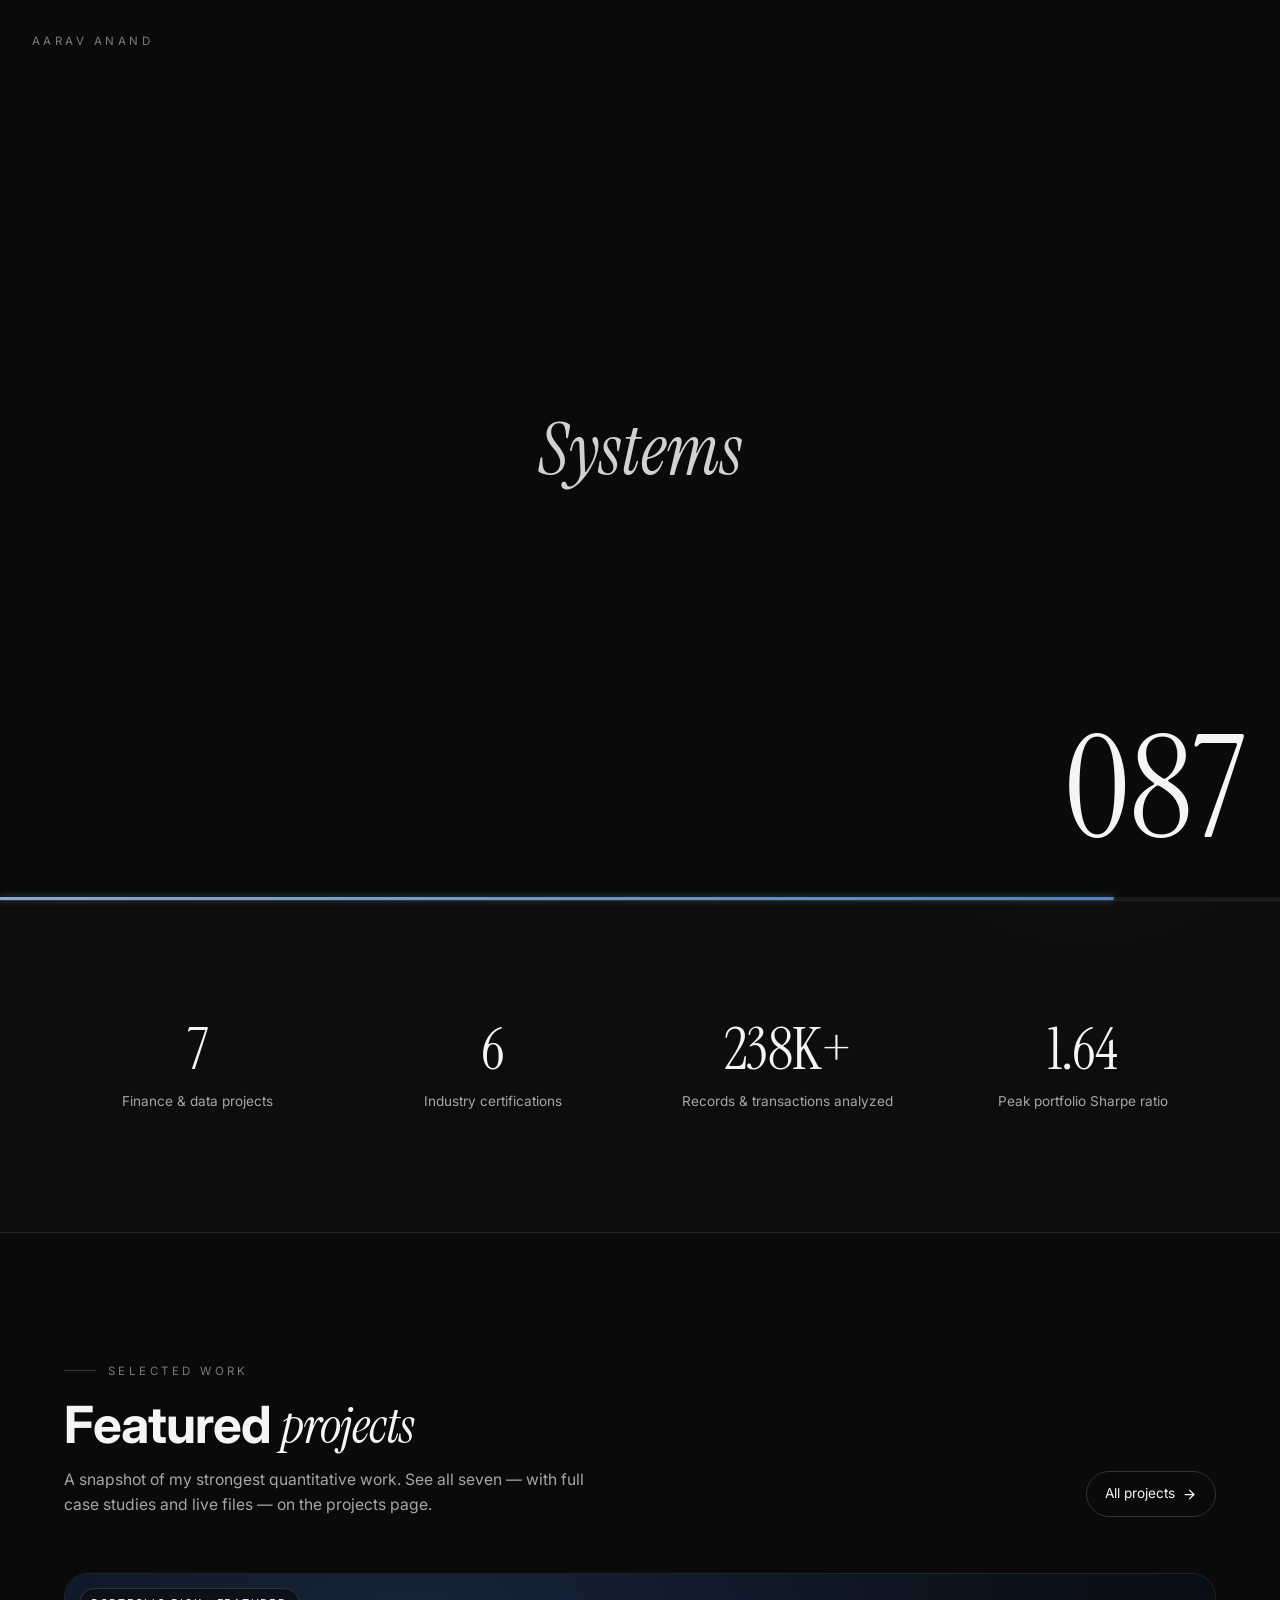
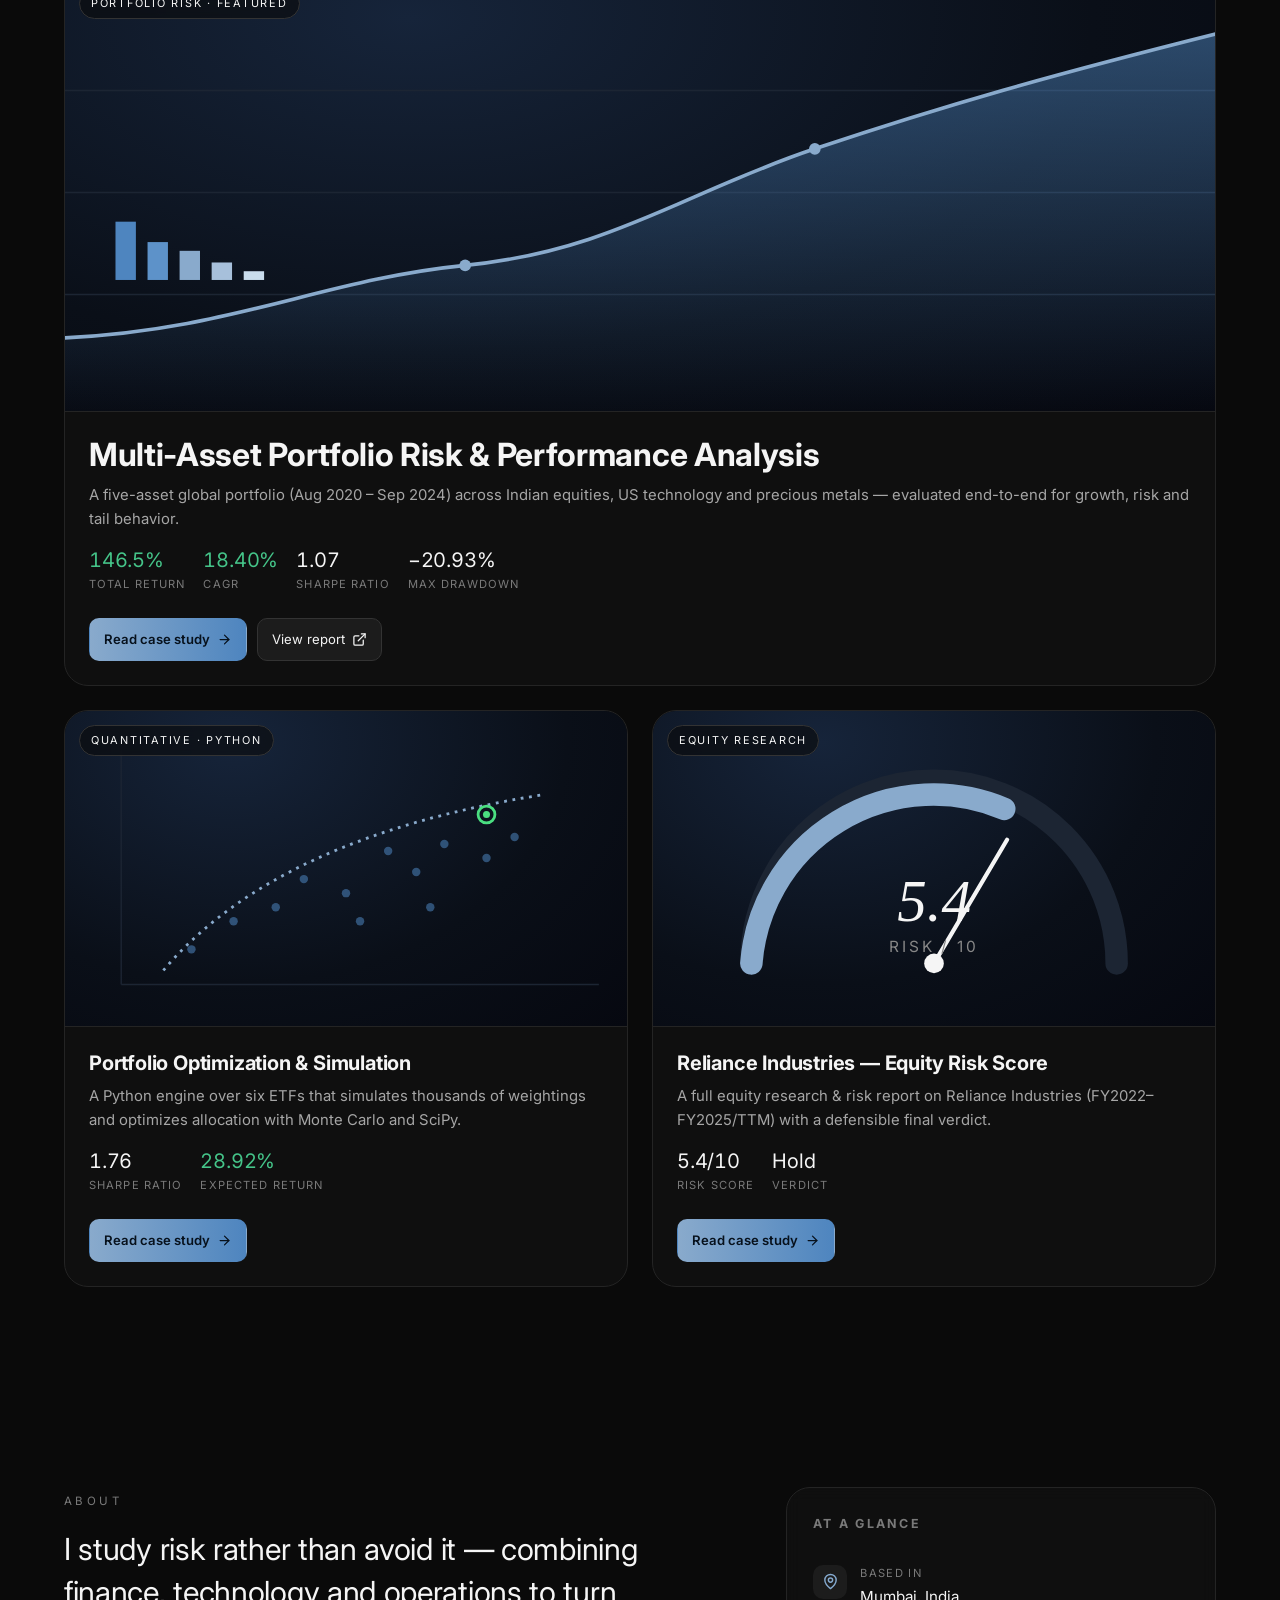
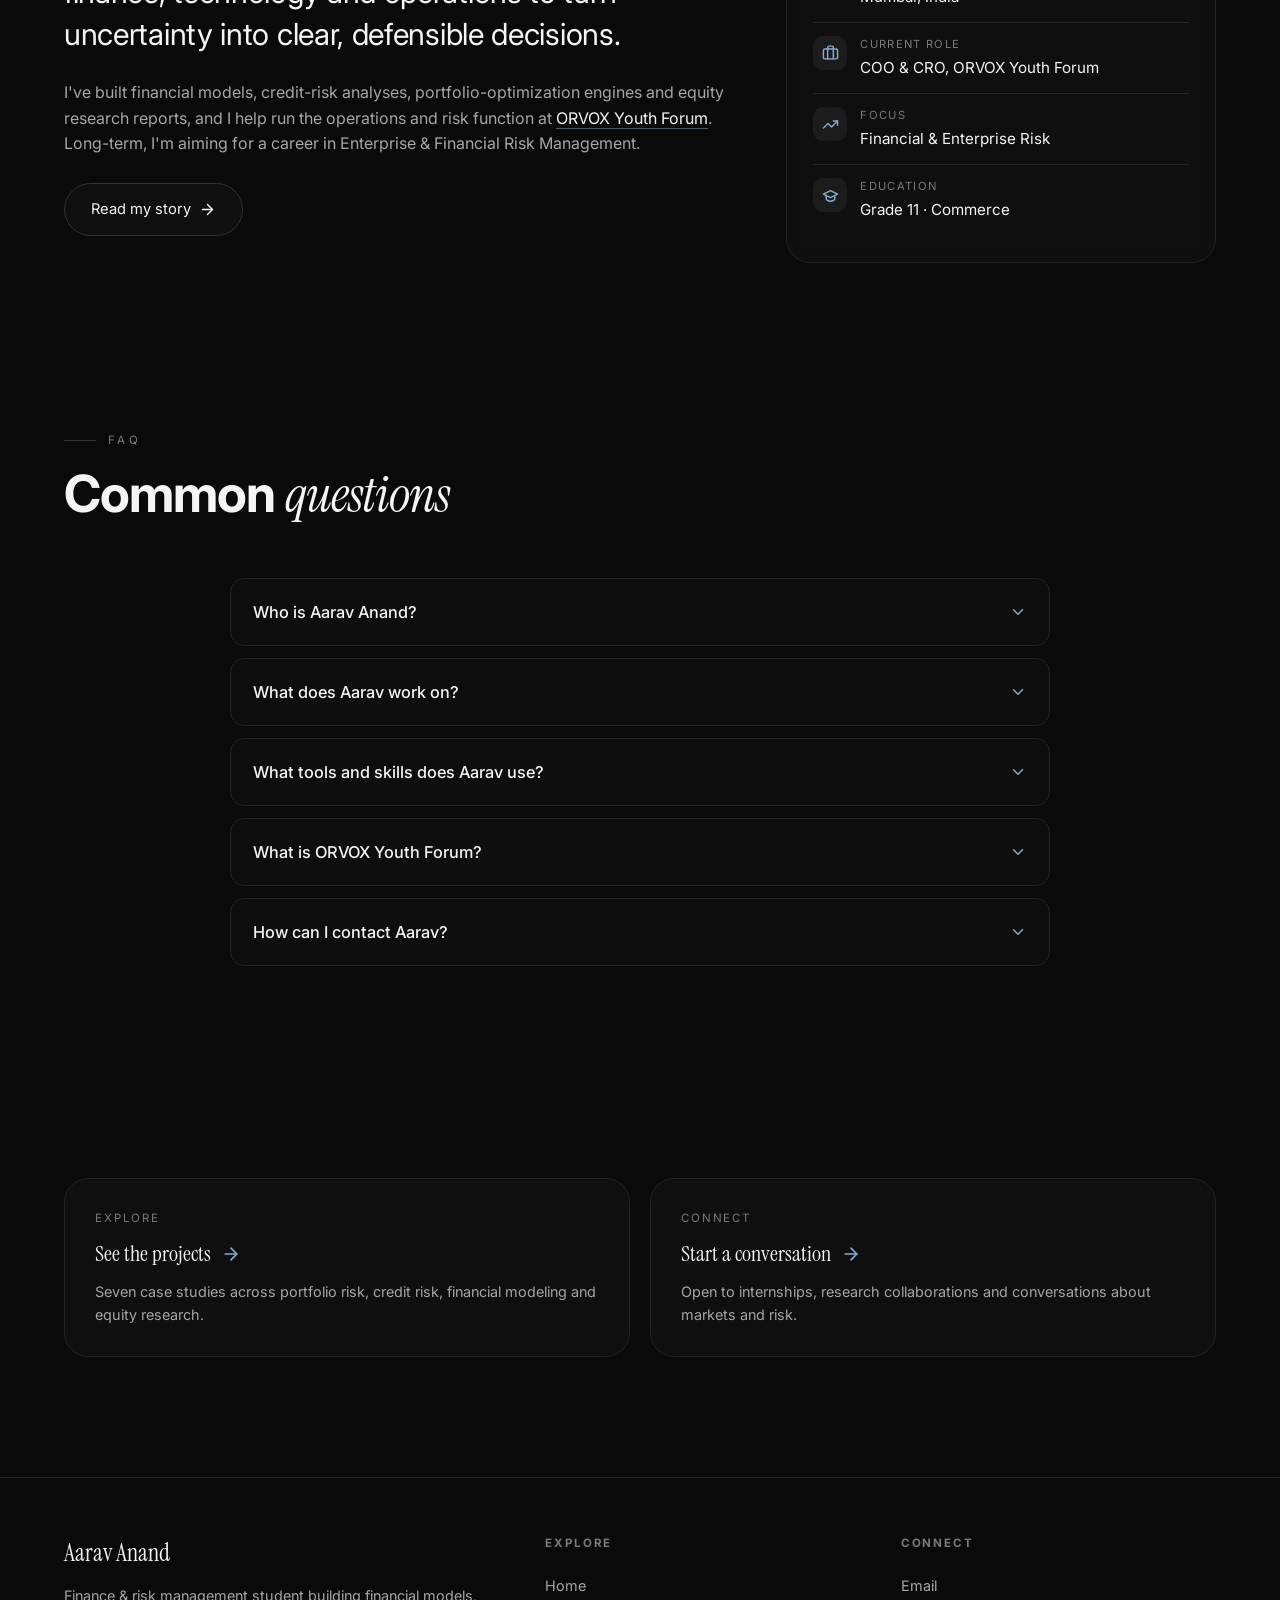
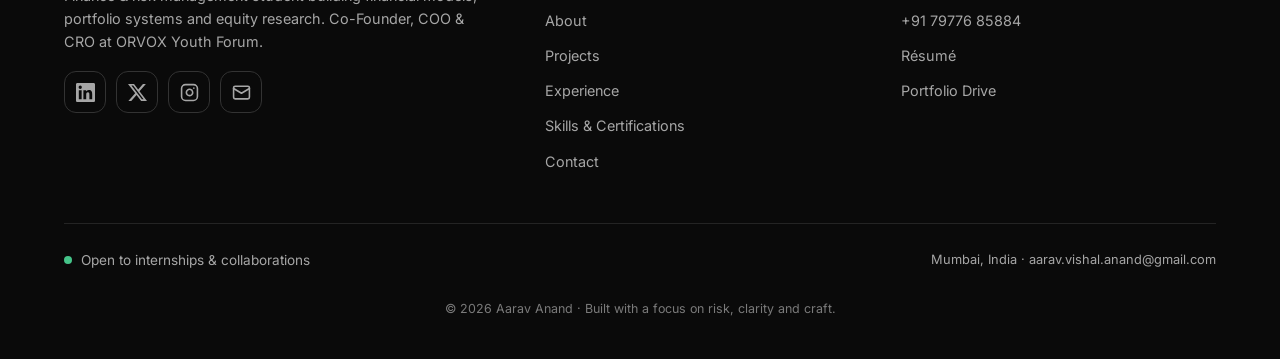
<file: index.html>
<!doctype html>
<html lang="en">
<head>
  <meta charset="utf-8">
  <meta name="viewport" content="width=device-width, initial-scale=1">
  <meta name="theme-color" content="#0a0a0a">

  <title>Aarav Anand — Finance &amp; Risk Management · Quant Projects</title>
  <meta name="description" content="Aarav Anand is a Mumbai-based commerce student in financial risk management — building financial models, portfolio-optimization systems, credit-risk analyses and equity research. Co-Founder, COO &amp; CRO at ORVOX Youth Forum.">
  <meta name="author" content="Aarav Anand">
  <meta name="keywords" content="Aarav Anand, financial risk management, portfolio optimization, credit risk analysis, equity research, quantitative finance, Value at Risk, financial modeling, Monte Carlo simulation, Python finance, Mumbai, ORVOX Youth Forum">
  <link rel="canonical" href="https://aarav-anand-portfolio.vercel.app/">
  <meta name="robots" content="index, follow, max-image-preview:large, max-snippet:-1">

  <meta property="og:type" content="website">
  <meta property="og:site_name" content="Aarav Anand">
  <meta property="og:title" content="Aarav Anand — Finance &amp; Risk Management · Quant Projects">
  <meta property="og:description" content="Mumbai-based commerce student turning risk into insight — financial models, portfolio optimization, credit-risk &amp; equity research. Co-Founder, COO &amp; CRO at ORVOX Youth Forum.">
  <meta property="og:url" content="https://aarav-anand-portfolio.vercel.app/">
  <meta property="og:image" content="https://aarav-anand-portfolio.vercel.app/og-image.png">
  <meta property="og:image:width" content="1200">
  <meta property="og:image:height" content="630">
  <meta property="og:image:alt" content="Aarav Anand — Finance &amp; Risk Management portfolio">
  <meta property="og:locale" content="en_US">

  <meta name="twitter:card" content="summary_large_image">
  <meta name="twitter:title" content="Aarav Anand — Finance &amp; Risk Management · Quant Projects">
  <meta name="twitter:description" content="Mumbai-based commerce student building financial models, portfolio optimization systems &amp; equity research. Co-Founder of ORVOX Youth Forum.">
  <meta name="twitter:image" content="https://aarav-anand-portfolio.vercel.app/og-image.png">
  <meta name="twitter:image:alt" content="Aarav Anand — Finance &amp; Risk Management portfolio">
  <meta name="twitter:creator" content="@aarav84329">

  <link rel="icon" href="favicon.ico" sizes="any">
  <link rel="icon" type="image/svg+xml" href="assets/favicon.svg">
  <link rel="apple-touch-icon" href="assets/apple-touch-icon.png">
  <link rel="manifest" href="manifest.webmanifest">

  <link rel="preconnect" href="https://fonts.googleapis.com">
  <link rel="preconnect" href="https://fonts.gstatic.com" crossorigin="">
  <link href="https://fonts.googleapis.com/css2?family=Inter:wght@300;400;500;600;700&amp;family=Instrument+Serif:ital@0;1&amp;display=swap" rel="stylesheet">
  <link rel="stylesheet" href="assets/styles.css">

  <script type="application/ld+json">
  {
    "@context": "https://schema.org",
    "@graph": [
      {
        "@type": "WebSite",
        "@id": "https://aarav-anand-portfolio.vercel.app/#website",
        "url": "https://aarav-anand-portfolio.vercel.app/",
        "name": "Aarav Anand",
        "description": "Portfolio of Aarav Anand — finance and risk management student, quantitative projects and equity research.",
        "inLanguage": "en",
        "publisher": { "@id": "https://aarav-anand-portfolio.vercel.app/#person" }
      },
      {
        "@type": "Person",
        "@id": "https://aarav-anand-portfolio.vercel.app/#person",
        "name": "Aarav Anand",
        "givenName": "Aarav",
        "familyName": "Anand",
        "jobTitle": "Finance & Risk Management Student · Co-Founder, COO & CRO at ORVOX Youth Forum",
        "description": "Mumbai-based Grade 11 commerce student focused on financial risk management, portfolio analytics, credit risk and equity research.",
        "url": "https://aarav-anand-portfolio.vercel.app/",
        "image": "https://aarav-anand-portfolio.vercel.app/assets/aarav-anand-square.jpg",
        "email": "mailto:aarav.vishal.anand@gmail.com",
        "telephone": "+91-7977685884",
        "address": { "@type": "PostalAddress", "addressLocality": "Mumbai", "addressCountry": "IN" },
        "worksFor": { "@type": "Organization", "name": "ORVOX Youth Forum" },
        "knowsAbout": ["Financial Modeling","Equity Research","Portfolio Analysis","Credit Risk Analysis","Enterprise Risk Management","Value at Risk (VaR)","Monte Carlo Simulation","Python","Pandas","NumPy","SciPy","Microsoft Excel","Data Analysis","Statistical Analysis"],
        "sameAs": ["http://www.linkedin.com/in/aarav-anand84","https://x.com/aarav84329","https://www.instagram.com/aarav84329/"]
      },
      {
        "@type": "FAQPage",
        "@id": "https://aarav-anand-portfolio.vercel.app/#faq",
        "mainEntity": [
          { "@type": "Question", "name": "Who is Aarav Anand?", "acceptedAnswer": { "@type": "Answer", "text": "Aarav Anand is a Mumbai-based Grade 11 commerce student specializing in financial risk management, portfolio analytics, credit risk and equity research. He is a Founding Member, Chief Operating Officer and Chief Risk Officer at ORVOX Youth Forum." } },
          { "@type": "Question", "name": "What does Aarav Anand work on?", "acceptedAnswer": { "@type": "Answer", "text": "Aarav builds three-statement financial models, Python-based portfolio optimization systems, credit-risk analyses, equity research reports and retail data-analytics projects, focusing on understanding and quantifying risk." } },
          { "@type": "Question", "name": "What tools and skills does Aarav Anand use?", "acceptedAnswer": { "@type": "Answer", "text": "He works with Microsoft Excel, Python, Pandas, NumPy, SciPy and Matplotlib, applying financial modeling, Value at Risk (VaR), Monte Carlo simulation, statistical analysis and data visualization." } },
          { "@type": "Question", "name": "What is ORVOX Youth Forum?", "acceptedAnswer": { "@type": "Answer", "text": "ORVOX Youth Forum is a nationwide student initiative where Aarav serves as Founding Member, COO and CRO — designing operational systems, workflow automation, registration databases and organizational risk management." } },
          { "@type": "Question", "name": "How can I contact Aarav Anand?", "acceptedAnswer": { "@type": "Answer", "text": "Email aarav.vishal.anand@gmail.com or call +91 79776 85884. Aarav is based in Mumbai, India and is open to internships and research collaborations." } }
        ]
      }
    ]
  }
  </script>
</head>
<body data-page="home">
  <a class="skip-link" href="#main">Skip to content</a>

  <div class="bg-glow one" aria-hidden="true"></div>
  <div class="bg-glow two" aria-hidden="true"></div>
  <canvas id="bg-canvas" aria-hidden="true"></canvas>

  <div id="loader" role="status" aria-label="Loading">
    <div class="loader-label eyebrow">Aarav Anand</div>
    <div class="loader-words font-display italic" aria-hidden="true">
      <span data-w="0">Finance</span><span data-w="1">Risk</span><span data-w="2">Data</span><span data-w="3">Systems</span>
    </div>
    <div class="loader-count font-display" id="count">000</div>
    <div class="loader-bar"><div class="accent-gradient" id="loadbar"></div></div>
  </div>

  <nav class="navbar" aria-label="Primary">
    <div class="nav-pill" id="navPill">
      <a class="logo" href="index.html" aria-label="Aarav Anand — home"><span class="font-display italic">AA</span></a>
      <span class="nav-divider nav-collapsible"></span>
      <a class="nav-link active nav-collapsible" href="index.html" aria-current="page">Home</a>
      <a class="nav-link" href="about.html">About</a>
      <a class="nav-link" href="projects.html">Work</a>
      <a class="nav-link nav-collapsible" href="experience.html">Experience</a>
      <a class="nav-link nav-collapsible" href="skills.html">Skills</a>
      <span class="nav-divider"></span>
      <a class="say-hi" href="contact.html"><span class="ring"></span><span class="inner">Say hi <svg width="14" height="14"><use href="assets/sprite.svg#i-arrow"/></svg></span></a>
    </div>
  </nav>

  <main id="main">
    <!-- HERO -->
    <section class="hero" aria-label="Introduction">
      <div class="bottom-fade"></div>
      <div class="container hero-grid">
        <div>
          <span class="hero-eyebrow eyebrow"><span class="pip"></span> Finance &amp; Risk Management · Mumbai</span>
          <h1 class="hero-name font-display">Aarav Anand</h1>
          <p class="hero-role">I work as a <span class="font-display italic accent-text role-word" id="role">Risk Analyst</span></p>
          <p class="hero-desc">A Grade&nbsp;11 commerce student turning risk into insight — building financial models, portfolio-optimization systems and equity research, and the operational backbone of a nationwide student forum.</p>
          <div class="cta-row">
            <a class="btn btn-accent" href="projects.html">View Projects <svg><use href="assets/sprite.svg#i-arrow"/></svg></a>
            <a class="btn btn-outline" href="contact.html">Get in touch <svg><use href="assets/sprite.svg#i-mail"/></svg></a>
          </div>
        </div>
        <figure class="hero-portrait">
          <div class="frame">
            <picture>
              <source srcset="assets/aarav-anand.webp" type="image/webp">
              <img src="assets/aarav-anand.jpg" width="851" height="1280" alt="Aarav Anand, finance and risk management student, in a black suit" fetchpriority="high">
            </picture>
            <span class="ring-accent" aria-hidden="true"></span>
          </div>
          <figcaption class="badge">
            <span class="bd" aria-hidden="true"></span>
            <span class="bt"><b>Open to internships</b><br><span>Mumbai, India</span></span>
          </figcaption>
        </figure>
      </div>
      <a class="scroll-ind" href="#impact" aria-label="Scroll down">
        <span class="lbl">Scroll</span>
        <div class="track"><i></i></div>
      </a>
    </section>

    <!-- IMPACT -->
    <section class="block impact" id="impact" aria-label="Key numbers">
      <div class="container">
        <div class="stats-grid reveal">
          <div class="stat"><div class="num font-display" data-count="7">0</div><div class="lbl">Finance &amp; data projects</div></div>
          <div class="stat"><div class="num font-display" data-count="6">0</div><div class="lbl">Industry certifications</div></div>
          <div class="stat"><div class="num font-display" data-count="256" data-suffix="K+">0</div><div class="lbl">Records &amp; transactions analyzed</div></div>
          <div class="stat"><div class="num font-display" data-count="1.76" data-decimals="2">0</div><div class="lbl">Peak portfolio Sharpe ratio</div></div>
        </div>
      </div>
    </section>

    <!-- FEATURED PROJECTS -->
    <section class="block" aria-label="Featured projects">
      <div class="container">
        <div class="sec-head reveal">
          <div>
            <span class="line"><i class="bar"></i><span class="eyebrow">Selected Work</span></span>
            <h2>Featured <span class="font-display italic">projects</span></h2>
            <p>A snapshot of my strongest quantitative work. See all seven — with full case studies and live files — on the projects page.</p>
          </div>
          <a class="pill-link" href="projects.html">All projects <svg><use href="assets/sprite.svg#i-arrow-right"/></svg></a>
        </div>
        <div class="proj-grid">
          <article class="proj featured reveal">
            <div class="proj-cover">
              <span class="proj-cat">Portfolio Risk · Featured</span>
              <svg viewBox="0 0 800 300" preserveAspectRatio="xMidYMid slice" role="img" aria-label="Rising multi-asset portfolio growth curve">
                <defs><linearGradient id="cv1" x1="0" y1="0" x2="0" y2="1"><stop offset="0" stop-color="#4E85BF" stop-opacity="0.5"/><stop offset="1" stop-color="#4E85BF" stop-opacity="0"/></linearGradient></defs>
                <g stroke="#1c2533" stroke-width="1"><line x1="0" y1="80" x2="800" y2="80"/><line x1="0" y1="150" x2="800" y2="150"/><line x1="0" y1="220" x2="800" y2="220"/></g>
                <path d="M0 250 C 120 245, 180 210, 280 200 S 430 150, 520 120 S 680 70, 800 40 L 800 300 L 0 300 Z" fill="url(#cv1)"/>
                <path d="M0 250 C 120 245, 180 210, 280 200 S 430 150, 520 120 S 680 70, 800 40" fill="none" stroke="#89AACC" stroke-width="2.5"/>
                <g fill="#89AACC"><circle cx="280" cy="200" r="4"/><circle cx="520" cy="120" r="4"/><circle cx="800" cy="40" r="4"/></g>
                <g transform="translate(40,210)"><rect x="0" y="-40" width="14" height="40" fill="#4E85BF"/><rect x="22" y="-26" width="14" height="26" fill="#5d92c9"/><rect x="44" y="-20" width="14" height="20" fill="#89AACC"/><rect x="66" y="-12" width="14" height="12" fill="#a7c0db"/><rect x="88" y="-6" width="14" height="6" fill="#c9dcec"/></g>
              </svg>
            </div>
            <div class="proj-body">
              <h3>Multi-Asset Portfolio Risk &amp; Performance Analysis</h3>
              <p class="proj-desc">A five-asset global portfolio (Aug 2020 – Sep 2024) across Indian equities, US technology and precious metals — evaluated end-to-end for growth, risk and tail behavior.</p>
              <div class="metric-row">
                <div class="metric"><span class="mv pos">146.5%</span><span class="ml">Total return</span></div>
                <div class="metric"><span class="mv pos">18.40%</span><span class="ml">CAGR</span></div>
                <div class="metric"><span class="mv">1.07</span><span class="ml">Sharpe ratio</span></div>
                <div class="metric"><span class="mv">−20.93%</span><span class="ml">Max drawdown</span></div>
              </div>
              <div class="proj-actions">
                <a class="act primary" href="projects.html#multi-asset-portfolio">Read case study <svg><use href="assets/sprite.svg#i-arrow-right"/></svg></a>
                <a class="act" href="https://drive.google.com/file/d/1o5YZNWXrORJJob804gQaQkdYr7K_Hras/view?usp=drive_link" target="_blank" rel="noopener noreferrer">View report <svg><use href="assets/sprite.svg#i-ext"/></svg></a>
              </div>
            </div>
          </article>

          <article class="proj reveal">
            <div class="proj-cover">
              <span class="proj-cat">Quantitative · Python</span>
              <svg viewBox="0 0 400 225" preserveAspectRatio="xMidYMid slice" role="img" aria-label="Efficient frontier scatter plot">
                <g stroke="#1c2533" stroke-width="1"><line x1="40" y1="20" x2="40" y2="195"/><line x1="40" y1="195" x2="380" y2="195"/></g>
                <g fill="#4E85BF" opacity="0.55"><circle cx="90" cy="170" r="3"/><circle cx="120" cy="150" r="3"/><circle cx="150" cy="140" r="3"/><circle cx="170" cy="120" r="3"/><circle cx="200" cy="130" r="3"/><circle cx="230" cy="100" r="3"/><circle cx="250" cy="115" r="3"/><circle cx="270" cy="95" r="3"/><circle cx="300" cy="105" r="3"/><circle cx="320" cy="90" r="3"/><circle cx="210" cy="150" r="3"/><circle cx="260" cy="140" r="3"/></g>
                <path d="M70 185 Q 150 90 340 60" fill="none" stroke="#89AACC" stroke-width="2" stroke-dasharray="2 4"/>
                <circle cx="300" cy="74" r="6" fill="none" stroke="#4ade80" stroke-width="2"/><circle cx="300" cy="74" r="2.5" fill="#4ade80"/>
              </svg>
            </div>
            <div class="proj-body">
              <h3>Portfolio Optimization &amp; Simulation</h3>
              <p class="proj-desc">A Python engine over six ETFs that simulates thousands of weightings and optimizes allocation with Monte Carlo and SciPy.</p>
              <div class="metric-row">
                <div class="metric"><span class="mv">1.76</span><span class="ml">Sharpe ratio</span></div>
                <div class="metric"><span class="mv pos">28.92%</span><span class="ml">Expected return</span></div>
              </div>
              <div class="proj-actions">
                <a class="act primary" href="projects.html#portfolio-optimization">Read case study <svg><use href="assets/sprite.svg#i-arrow-right"/></svg></a>
              </div>
            </div>
          </article>

          <article class="proj reveal">
            <div class="proj-cover">
              <span class="proj-cat">Equity Research</span>
              <svg viewBox="0 0 400 225" preserveAspectRatio="xMidYMid slice" role="img" aria-label="Risk gauge at 5.4 out of 10">
                <path d="M70 180 A 130 130 0 0 1 330 180" fill="none" stroke="#1c2533" stroke-width="16" stroke-linecap="round"/>
                <path d="M70 180 A 130 130 0 0 1 250 70" fill="none" stroke="#89AACC" stroke-width="16" stroke-linecap="round"/>
                <line x1="200" y1="180" x2="252" y2="92" stroke="#f5f5f5" stroke-width="3" stroke-linecap="round"/>
                <circle cx="200" cy="180" r="7" fill="#f5f5f5"/>
                <text x="200" y="150" font-family="Georgia,serif" font-style="italic" font-size="42" fill="#f5f5f5" text-anchor="middle">5.4</text>
                <text x="200" y="172" font-family="Inter,sans-serif" font-size="11" fill="#878787" text-anchor="middle" letter-spacing="2">RISK / 10</text>
              </svg>
            </div>
            <div class="proj-body">
              <h3>Reliance Industries — Equity Risk Score</h3>
              <p class="proj-desc">A full equity research &amp; risk report on Reliance Industries (FY2022–FY2025/TTM) with a defensible final verdict.</p>
              <div class="metric-row">
                <div class="metric"><span class="mv">5.4/10</span><span class="ml">Risk score</span></div>
                <div class="metric"><span class="mv">Hold</span><span class="ml">Verdict</span></div>
              </div>
              <div class="proj-actions">
                <a class="act primary" href="projects.html#reliance-equity-risk">Read case study <svg><use href="assets/sprite.svg#i-arrow-right"/></svg></a>
              </div>
            </div>
          </article>
        </div>
      </div>
    </section>

    <!-- ABOUT TEASER -->
    <section class="block tight" aria-label="About preview">
      <div class="container about-grid">
        <div class="reveal">
          <span class="line"><i class="bar"></i><span class="eyebrow">About</span></span>
          <p class="about-lead" style="margin-top:16px">I study risk rather than avoid it — combining finance, technology and operations to turn uncertainty into clear, defensible decisions.</p>
          <div class="about-body">
            <p>I've built financial models, credit-risk analyses, portfolio-optimization engines and equity research reports, and I help run the operations and risk function at <a href="experience.html">ORVOX Youth Forum</a>. Long-term, I'm aiming for a career in Enterprise &amp; Financial Risk Management.</p>
          </div>
          <div class="cta-row" style="margin-top:26px">
            <a class="btn btn-outline" href="about.html">Read my story <svg><use href="assets/sprite.svg#i-arrow-right"/></svg></a>
          </div>
        </div>
        <aside class="about-card reveal" data-delay="1" aria-label="Quick facts">
          <h3>At a glance</h3>
          <div class="fact"><span class="ic"><svg><use href="assets/sprite.svg#i-pin"/></svg></span><div><div class="ft">Based in</div><div class="fv">Mumbai, India</div></div></div>
          <div class="fact"><span class="ic"><svg><use href="assets/sprite.svg#i-briefcase"/></svg></span><div><div class="ft">Current role</div><div class="fv">COO &amp; CRO, ORVOX Youth Forum</div></div></div>
          <div class="fact"><span class="ic"><svg><use href="assets/sprite.svg#i-trending"/></svg></span><div><div class="ft">Focus</div><div class="fv">Financial &amp; Enterprise Risk</div></div></div>
          <div class="fact"><span class="ic"><svg><use href="assets/sprite.svg#i-cap"/></svg></span><div><div class="ft">Education</div><div class="fv">Grade 11 · Commerce</div></div></div>
        </aside>
      </div>
    </section>

    <!-- FAQ -->
    <section class="block tight" id="faq" aria-label="Frequently asked questions">
      <div class="container">
        <div class="sec-head reveal" style="justify-content:flex-start">
          <div>
            <span class="line"><i class="bar"></i><span class="eyebrow">FAQ</span></span>
            <h2>Common <span class="font-display italic">questions</span></h2>
          </div>
        </div>
        <div class="faq-wrap reveal">
          <details class="faq"><summary>Who is Aarav Anand? <svg class="chev"><use href="assets/sprite.svg#i-down"/></svg></summary><div class="faq-a">Aarav Anand is a Mumbai-based Grade 11 commerce student specializing in financial risk management, portfolio analytics, credit risk and equity research. He is a Founding Member, Chief Operating Officer and Chief Risk Officer at <a href="experience.html">ORVOX Youth Forum</a>.</div></details>
          <details class="faq"><summary>What does Aarav work on? <svg class="chev"><use href="assets/sprite.svg#i-down"/></svg></summary><div class="faq-a">He builds three-statement financial models, Python-based <a href="projects.html#portfolio-optimization">portfolio optimization systems</a>, credit-risk analyses, equity research reports and retail data-analytics projects — all centered on understanding and quantifying risk.</div></details>
          <details class="faq"><summary>What tools and skills does Aarav use? <svg class="chev"><use href="assets/sprite.svg#i-down"/></svg></summary><div class="faq-a">Microsoft Excel, Python, Pandas, NumPy, SciPy and Matplotlib — applied through financial modeling, Value at Risk (VaR), Monte Carlo simulation and statistical analysis. See the full <a href="skills.html">skills &amp; certifications</a>.</div></details>
          <details class="faq"><summary>What is ORVOX Youth Forum? <svg class="chev"><use href="assets/sprite.svg#i-down"/></svg></summary><div class="faq-a">A nationwide student initiative where Aarav serves as Founding Member, COO and CRO — designing operational systems, workflow automation, registration databases and organizational risk management. More on the <a href="experience.html">experience page</a>.</div></details>
          <details class="faq"><summary>How can I contact Aarav? <svg class="chev"><use href="assets/sprite.svg#i-down"/></svg></summary><div class="faq-a">Email <a href="mailto:aarav.vishal.anand@gmail.com">aarav.vishal.anand@gmail.com</a> or call <a href="tel:+917977685884">+91 79776 85884</a>. He's open to internships and research collaborations — see the <a href="contact.html">contact page</a>.</div></details>
        </div>
      </div>
    </section>

    <!-- CONTACT CTA -->
    <section class="block" aria-label="Get in touch">
      <div class="container">
        <div class="next-cta">
          <a class="next-card reveal" href="projects.html">
            <span class="nc-eye">Explore</span>
            <span class="nc-title font-display">See the projects <svg><use href="assets/sprite.svg#i-arrow-right"/></svg></span>
            <p>Seven case studies across portfolio risk, credit risk, financial modeling and equity research.</p>
          </a>
          <a class="next-card reveal" data-delay="1" href="contact.html">
            <span class="nc-eye">Connect</span>
            <span class="nc-title font-display">Start a conversation <svg><use href="assets/sprite.svg#i-arrow-right"/></svg></span>
            <p>Open to internships, research collaborations and conversations about markets and risk.</p>
          </a>
        </div>
      </div>
    </section>
  </main>

  <!-- FOOTER -->
  <footer class="site-footer">
    <div class="container">
      <div class="footer-top">
        <div class="footer-brand">
          <div class="fb-name font-display">Aarav Anand</div>
          <p>Finance &amp; risk management student building financial models, portfolio systems and equity research. Co-Founder, COO &amp; CRO at ORVOX Youth Forum.</p>
          <div class="socials" style="margin-top:18px">
            <a href="http://www.linkedin.com/in/aarav-anand84" target="_blank" rel="noopener noreferrer" aria-label="LinkedIn"><svg><use href="assets/sprite.svg#i-linkedin"/></svg></a>
            <a href="https://x.com/aarav84329" target="_blank" rel="noopener noreferrer" aria-label="X (Twitter)"><svg><use href="assets/sprite.svg#i-x"/></svg></a>
            <a href="https://www.instagram.com/aarav84329/" target="_blank" rel="noopener noreferrer" aria-label="Instagram"><svg><use href="assets/sprite.svg#i-instagram"/></svg></a>
            <a href="mailto:aarav.vishal.anand@gmail.com" aria-label="Email"><svg><use href="assets/sprite.svg#i-mail"/></svg></a>
          </div>
        </div>
        <nav class="footer-col" aria-label="Footer">
          <h4>Explore</h4>
          <a href="index.html">Home</a><a href="about.html">About</a><a href="projects.html">Projects</a><a href="experience.html">Experience</a><a href="skills.html">Skills &amp; Certifications</a><a href="contact.html">Contact</a>
        </nav>
        <div class="footer-col">
          <h4>Connect</h4>
          <a href="mailto:aarav.vishal.anand@gmail.com">Email</a>
          <a href="tel:+917977685884">+91 79776 85884</a>
          <a href="https://docs.google.com/document/d/1LqpxFSy0rPGh9nCoXXqc6Lo5pvByXTGy/edit?usp=sharing&amp;ouid=103177178854069169573&amp;rtpof=true&amp;sd=true" target="_blank" rel="noopener noreferrer">Résumé</a>
          <a href="https://drive.google.com/drive/folders/1hFkDQS0R5gh1Fw5vfCUStxI2azGrAgSO?usp=sharing" target="_blank" rel="noopener noreferrer">Portfolio Drive</a>
        </div>
      </div>
      <div class="footer-bar">
        <div class="avail"><span class="dot"></span>Open to internships &amp; collaborations</div>
        <div class="muted" style="font-size:0.8rem">Mumbai, India · aarav.vishal.anand@gmail.com</div>
      </div>
      <p class="colophon">© <span id="year">2026</span> Aarav Anand · Built with a focus on risk, clarity and craft.</p>
    </div>
  </footer>

  <script src="assets/main.js" defer></script>
</body>
</html>
</file>
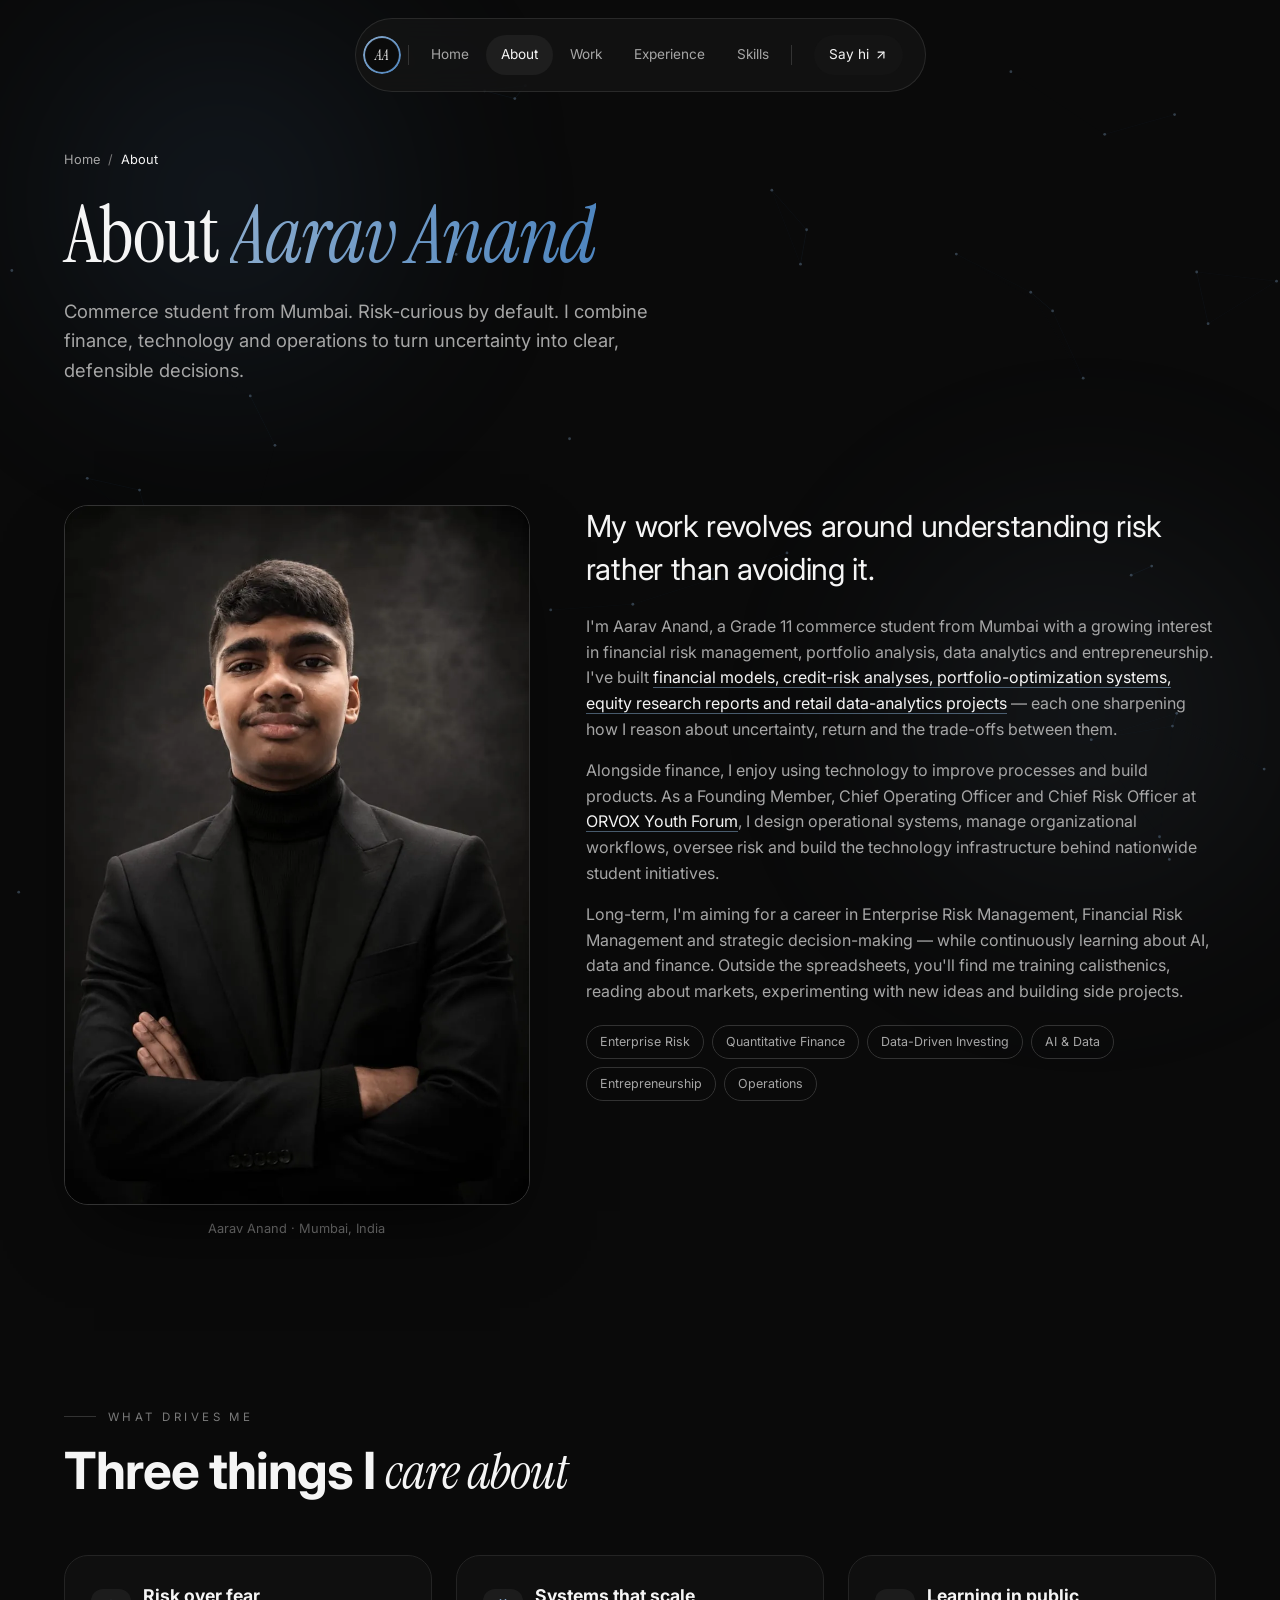
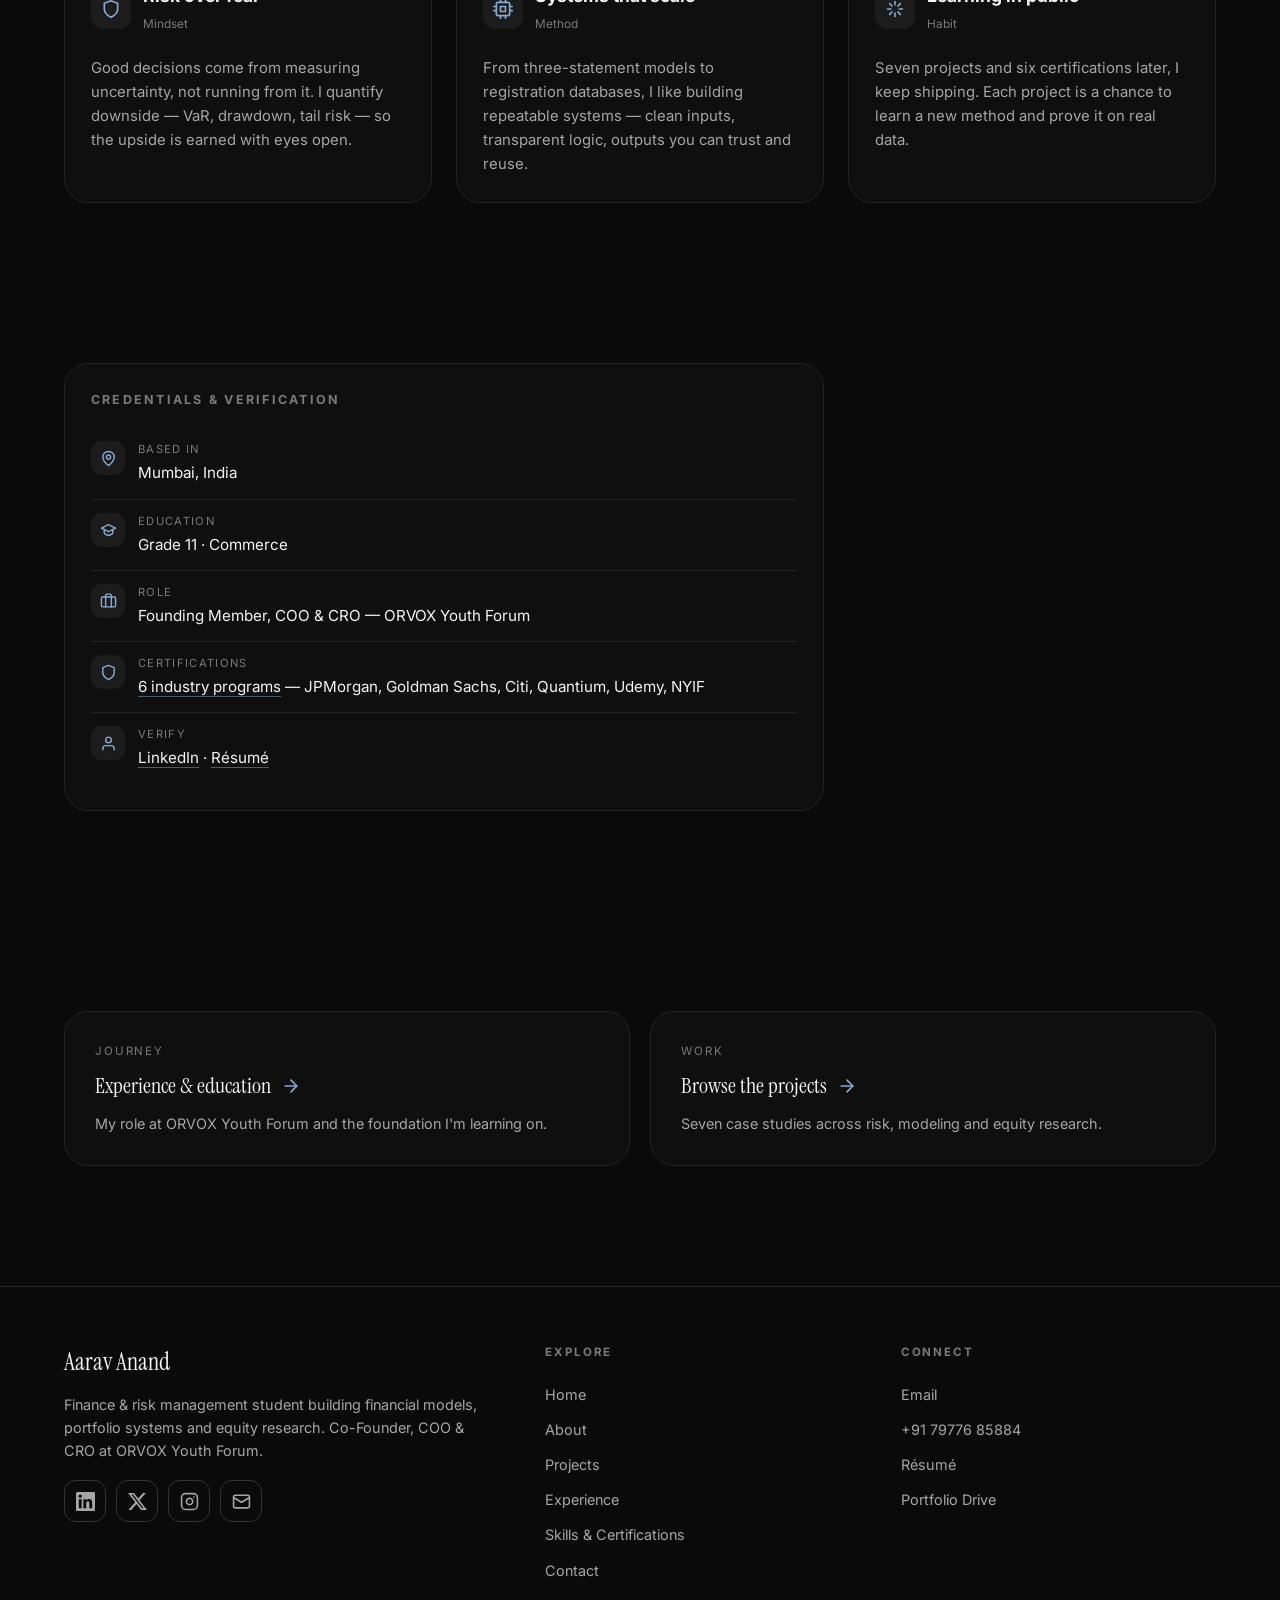
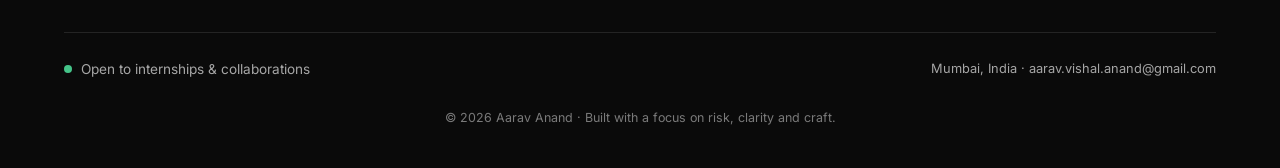
<file: about.html>
<!doctype html>
<html lang="en">
<head>
  <meta charset="utf-8">
  <meta name="viewport" content="width=device-width, initial-scale=1">
  <meta name="theme-color" content="#0a0a0a">

  <title>About Aarav Anand — Finance &amp; Risk Management Student in Mumbai</title>
  <meta name="description" content="About Aarav Anand: a Mumbai commerce student focused on financial risk management, portfolio analysis and entrepreneurship, and Co-Founder, COO &amp; CRO at ORVOX Youth Forum. His story, focus and long-term vision.">
  <meta name="author" content="Aarav Anand">
  <meta name="keywords" content="About Aarav Anand, Aarav Anand bio, finance student Mumbai, risk management student, ORVOX Youth Forum co-founder, portfolio analysis, enterprise risk management">
  <link rel="canonical" href="https://aarav-anand-portfolio.vercel.app/about.html">
  <meta name="robots" content="index, follow, max-image-preview:large, max-snippet:-1">

  <meta property="og:type" content="profile">
  <meta property="profile:first_name" content="Aarav">
  <meta property="profile:last_name" content="Anand">
  <meta property="og:site_name" content="Aarav Anand">
  <meta property="og:title" content="About Aarav Anand — Finance &amp; Risk Management Student">
  <meta property="og:description" content="A Mumbai commerce student focused on financial risk management, portfolio analysis and entrepreneurship. Co-Founder, COO &amp; CRO at ORVOX Youth Forum.">
  <meta property="og:url" content="https://aarav-anand-portfolio.vercel.app/about.html">
  <meta property="og:image" content="https://aarav-anand-portfolio.vercel.app/og-image.png">
  <meta property="og:image:width" content="1200">
  <meta property="og:image:height" content="630">
  <meta property="og:image:alt" content="Aarav Anand portrait">
  <meta property="og:locale" content="en_US">

  <meta name="twitter:card" content="summary_large_image">
  <meta name="twitter:title" content="About Aarav Anand — Finance &amp; Risk Management Student">
  <meta name="twitter:description" content="A Mumbai commerce student focused on financial risk management and entrepreneurship. Co-Founder of ORVOX Youth Forum.">
  <meta name="twitter:image" content="https://aarav-anand-portfolio.vercel.app/og-image.png">
  <meta name="twitter:creator" content="@aarav84329">

  <link rel="icon" href="favicon.ico" sizes="any">
  <link rel="icon" type="image/svg+xml" href="assets/favicon.svg">
  <link rel="apple-touch-icon" href="assets/apple-touch-icon.png">
  <link rel="manifest" href="manifest.webmanifest">

  <link rel="preconnect" href="https://fonts.googleapis.com">
  <link rel="preconnect" href="https://fonts.gstatic.com" crossorigin="">
  <link href="https://fonts.googleapis.com/css2?family=Inter:wght@300;400;500;600;700&amp;family=Instrument+Serif:ital@0;1&amp;display=swap" rel="stylesheet">
  <link rel="stylesheet" href="assets/styles.css">

  <script type="application/ld+json">
  {
    "@context": "https://schema.org",
    "@graph": [
      {
        "@type": "ProfilePage",
        "@id": "https://aarav-anand-portfolio.vercel.app/about.html#profilepage",
        "url": "https://aarav-anand-portfolio.vercel.app/about.html",
        "name": "About Aarav Anand",
        "dateCreated": "2026-06-25T10:00:00+05:30",
        "dateModified": "2026-06-27T10:00:00+05:30",
        "isPartOf": { "@id": "https://aarav-anand-portfolio.vercel.app/#website" },
        "mainEntity": { "@id": "https://aarav-anand-portfolio.vercel.app/#person" },
        "about": { "@id": "https://aarav-anand-portfolio.vercel.app/#person" },
        "primaryImageOfPage": "https://aarav-anand-portfolio.vercel.app/assets/aarav-anand-square.jpg"
      },
      {
        "@type": "Person",
        "@id": "https://aarav-anand-portfolio.vercel.app/#person",
        "name": "Aarav Anand",
        "givenName": "Aarav",
        "familyName": "Anand",
        "jobTitle": "Finance & Risk Management Student · Co-Founder, COO & CRO at ORVOX Youth Forum",
        "description": "Mumbai-based Grade 11 commerce student focused on financial risk management, portfolio analytics, credit risk and equity research.",
        "url": "https://aarav-anand-portfolio.vercel.app/",
        "image": "https://aarav-anand-portfolio.vercel.app/assets/aarav-anand-square.jpg",
        "email": "mailto:aarav.vishal.anand@gmail.com",
        "telephone": "+91-7977685884",
        "homeLocation": { "@type": "Place", "name": "Mumbai, India" },
        "address": { "@type": "PostalAddress", "addressLocality": "Mumbai", "addressCountry": "IN" },
        "worksFor": { "@type": "Organization", "name": "ORVOX Youth Forum" },
        "knowsAbout": ["Financial Modeling","Equity Research","Portfolio Analysis","Credit Risk Analysis","Enterprise Risk Management","Value at Risk (VaR)","Monte Carlo Simulation","Python","Data Analysis"],
        "sameAs": ["http://www.linkedin.com/in/aarav-anand84","https://x.com/aarav84329","https://www.instagram.com/aarav84329/"]
      },
      {
        "@type": "BreadcrumbList",
        "itemListElement": [
          { "@type": "ListItem", "position": 1, "name": "Home", "item": "https://aarav-anand-portfolio.vercel.app/" },
          { "@type": "ListItem", "position": 2, "name": "About", "item": "https://aarav-anand-portfolio.vercel.app/about.html" }
        ]
      }
    ]
  }
  </script>
</head>
<body data-page="about">
  <a class="skip-link" href="#main">Skip to content</a>

  <div class="bg-glow one" aria-hidden="true"></div>
  <div class="bg-glow two" aria-hidden="true"></div>
  <canvas id="bg-canvas" aria-hidden="true"></canvas>

  <nav class="navbar" aria-label="Primary">
    <div class="nav-pill" id="navPill">
      <a class="logo" href="index.html" aria-label="Aarav Anand — home"><span class="font-display italic">AA</span></a>
      <span class="nav-divider nav-collapsible"></span>
      <a class="nav-link nav-collapsible" href="index.html">Home</a>
      <a class="nav-link active" href="about.html" aria-current="page">About</a>
      <a class="nav-link" href="projects.html">Work</a>
      <a class="nav-link nav-collapsible" href="experience.html">Experience</a>
      <a class="nav-link nav-collapsible" href="skills.html">Skills</a>
      <span class="nav-divider"></span>
      <a class="say-hi" href="contact.html"><span class="ring"></span><span class="inner">Say hi <svg width="14" height="14"><use href="assets/sprite.svg#i-arrow"/></svg></span></a>
    </div>
  </nav>

  <main id="main">
    <header class="page-hero">
      <div class="container">
        <nav class="breadcrumb" aria-label="Breadcrumb">
          <a href="index.html">Home</a><span class="sep">/</span><span aria-current="page">About</span>
        </nav>
        <h1 class="font-display">About <span class="italic accent-text">Aarav Anand</span></h1>
        <p class="lede">Commerce student from Mumbai. Risk-curious by default. I combine finance, technology and operations to turn uncertainty into clear, defensible decisions.</p>
      </div>
    </header>

    <section class="block tight" aria-label="Biography">
      <div class="container about-split">
        <figure class="about-portrait reveal">
          <div class="frame">
            <picture>
              <source srcset="assets/aarav-anand.webp" type="image/webp">
              <img src="assets/aarav-anand.jpg" width="851" height="1280" alt="Portrait of Aarav Anand, finance and risk management student from Mumbai" loading="lazy">
            </picture>
          </div>
          <figcaption>Aarav Anand · Mumbai, India</figcaption>
        </figure>

        <div class="reveal" data-delay="1">
          <p class="about-lead">My work revolves around understanding risk rather than avoiding it.</p>
          <div class="about-body">
            <p>I'm Aarav Anand, a Grade 11 commerce student from Mumbai with a growing interest in financial risk management, portfolio analysis, data analytics and entrepreneurship. I've built <a href="projects.html">financial models, credit-risk analyses, portfolio-optimization systems, equity research reports and retail data-analytics projects</a> — each one sharpening how I reason about uncertainty, return and the trade-offs between them.</p>
            <p>Alongside finance, I enjoy using technology to improve processes and build products. As a Founding Member, Chief Operating Officer and Chief Risk Officer at <a href="experience.html">ORVOX Youth Forum</a>, I design operational systems, manage organizational workflows, oversee risk and build the technology infrastructure behind nationwide student initiatives.</p>
            <p>Long-term, I'm aiming for a career in Enterprise Risk Management, Financial Risk Management and strategic decision-making — while continuously learning about AI, data and finance. Outside the spreadsheets, you'll find me training calisthenics, reading about markets, experimenting with new ideas and building side projects.</p>
          </div>
          <div class="focus-tags">
            <span class="tag">Enterprise Risk</span>
            <span class="tag">Quantitative Finance</span>
            <span class="tag">Data-Driven Investing</span>
            <span class="tag">AI &amp; Data</span>
            <span class="tag">Entrepreneurship</span>
            <span class="tag">Operations</span>
          </div>
        </div>
      </div>
    </section>

    <section class="block tight" aria-label="What drives me">
      <div class="container">
        <div class="sec-head reveal" style="justify-content:flex-start">
          <div>
            <span class="line"><i class="bar"></i><span class="eyebrow">What drives me</span></span>
            <h2>Three things I <span class="font-display italic">care about</span></h2>
          </div>
        </div>
        <div class="skills-grid">
          <div class="skill-card reveal">
            <div class="sc-head"><span class="sc-ic"><svg><use href="assets/sprite.svg#i-shield"/></svg></span><div><h3>Risk over fear</h3><span class="sc-sub">Mindset</span></div></div>
            <p class="muted" style="font-size:0.93rem">Good decisions come from measuring uncertainty, not running from it. I quantify downside — VaR, drawdown, tail risk — so the upside is earned with eyes open.</p>
          </div>
          <div class="skill-card reveal" data-delay="1">
            <div class="sc-head"><span class="sc-ic"><svg><use href="assets/sprite.svg#i-cpu"/></svg></span><div><h3>Systems that scale</h3><span class="sc-sub">Method</span></div></div>
            <p class="muted" style="font-size:0.93rem">From three-statement models to registration databases, I like building repeatable systems — clean inputs, transparent logic, outputs you can trust and reuse.</p>
          </div>
          <div class="skill-card reveal" data-delay="2">
            <div class="sc-head"><span class="sc-ic"><svg><use href="assets/sprite.svg#i-spark"/></svg></span><div><h3>Learning in public</h3><span class="sc-sub">Habit</span></div></div>
            <p class="muted" style="font-size:0.93rem">Seven projects and six certifications later, I keep shipping. Each project is a chance to learn a new method and prove it on real data.</p>
          </div>
        </div>
      </div>
    </section>

    <section class="block tight" aria-label="Credentials">
      <div class="container">
        <aside class="about-card reveal" style="max-width:760px">
          <h3>Credentials &amp; verification</h3>
          <div class="fact"><span class="ic"><svg><use href="assets/sprite.svg#i-pin"/></svg></span><div><div class="ft">Based in</div><div class="fv">Mumbai, India</div></div></div>
          <div class="fact"><span class="ic"><svg><use href="assets/sprite.svg#i-cap"/></svg></span><div><div class="ft">Education</div><div class="fv">Grade 11 · Commerce</div></div></div>
          <div class="fact"><span class="ic"><svg><use href="assets/sprite.svg#i-briefcase"/></svg></span><div><div class="ft">Role</div><div class="fv">Founding Member, COO &amp; CRO — ORVOX Youth Forum</div></div></div>
          <div class="fact"><span class="ic"><svg><use href="assets/sprite.svg#i-shield"/></svg></span><div><div class="ft">Certifications</div><div class="fv"><a href="skills.html#certifications">6 industry programs</a> — JPMorgan, Goldman Sachs, Citi, Quantium, Udemy, NYIF</div></div></div>
          <div class="fact"><span class="ic"><svg><use href="assets/sprite.svg#i-user"/></svg></span><div><div class="ft">Verify</div><div class="fv"><a href="http://www.linkedin.com/in/aarav-anand84" target="_blank" rel="noopener noreferrer">LinkedIn</a> · <a href="https://docs.google.com/document/d/1LqpxFSy0rPGh9nCoXXqc6Lo5pvByXTGy/edit?usp=sharing&amp;ouid=103177178854069169573&amp;rtpof=true&amp;sd=true" target="_blank" rel="noopener noreferrer">Résumé</a></div></div></div>
        </aside>
      </div>
    </section>

    <section class="block" aria-label="Next">
      <div class="container">
        <div class="next-cta">
          <a class="next-card reveal" href="experience.html"><span class="nc-eye">Journey</span><span class="nc-title font-display">Experience &amp; education <svg><use href="assets/sprite.svg#i-arrow-right"/></svg></span><p>My role at ORVOX Youth Forum and the foundation I'm learning on.</p></a>
          <a class="next-card reveal" data-delay="1" href="projects.html"><span class="nc-eye">Work</span><span class="nc-title font-display">Browse the projects <svg><use href="assets/sprite.svg#i-arrow-right"/></svg></span><p>Seven case studies across risk, modeling and equity research.</p></a>
        </div>
      </div>
    </section>
  </main>

  <footer class="site-footer">
    <div class="container">
      <div class="footer-top">
        <div class="footer-brand">
          <div class="fb-name font-display">Aarav Anand</div>
          <p>Finance &amp; risk management student building financial models, portfolio systems and equity research. Co-Founder, COO &amp; CRO at ORVOX Youth Forum.</p>
          <div class="socials" style="margin-top:18px">
            <a href="http://www.linkedin.com/in/aarav-anand84" target="_blank" rel="noopener noreferrer" aria-label="LinkedIn"><svg><use href="assets/sprite.svg#i-linkedin"/></svg></a>
            <a href="https://x.com/aarav84329" target="_blank" rel="noopener noreferrer" aria-label="X (Twitter)"><svg><use href="assets/sprite.svg#i-x"/></svg></a>
            <a href="https://www.instagram.com/aarav84329/" target="_blank" rel="noopener noreferrer" aria-label="Instagram"><svg><use href="assets/sprite.svg#i-instagram"/></svg></a>
            <a href="mailto:aarav.vishal.anand@gmail.com" aria-label="Email"><svg><use href="assets/sprite.svg#i-mail"/></svg></a>
          </div>
        </div>
        <nav class="footer-col" aria-label="Footer">
          <h4>Explore</h4>
          <a href="index.html">Home</a><a href="about.html">About</a><a href="projects.html">Projects</a><a href="experience.html">Experience</a><a href="skills.html">Skills &amp; Certifications</a><a href="contact.html">Contact</a>
        </nav>
        <div class="footer-col">
          <h4>Connect</h4>
          <a href="mailto:aarav.vishal.anand@gmail.com">Email</a>
          <a href="tel:+917977685884">+91 79776 85884</a>
          <a href="https://docs.google.com/document/d/1LqpxFSy0rPGh9nCoXXqc6Lo5pvByXTGy/edit?usp=sharing&amp;ouid=103177178854069169573&amp;rtpof=true&amp;sd=true" target="_blank" rel="noopener noreferrer">Résumé</a>
          <a href="https://drive.google.com/drive/folders/1hFkDQS0R5gh1Fw5vfCUStxI2azGrAgSO?usp=sharing" target="_blank" rel="noopener noreferrer">Portfolio Drive</a>
        </div>
      </div>
      <div class="footer-bar">
        <div class="avail"><span class="dot"></span>Open to internships &amp; collaborations</div>
        <div class="muted" style="font-size:0.8rem">Mumbai, India · aarav.vishal.anand@gmail.com</div>
      </div>
      <p class="colophon">© <span id="year">2026</span> Aarav Anand · Built with a focus on risk, clarity and craft.</p>
    </div>
  </footer>

  <script src="assets/main.js" defer></script>
</body>
</html>
</file>
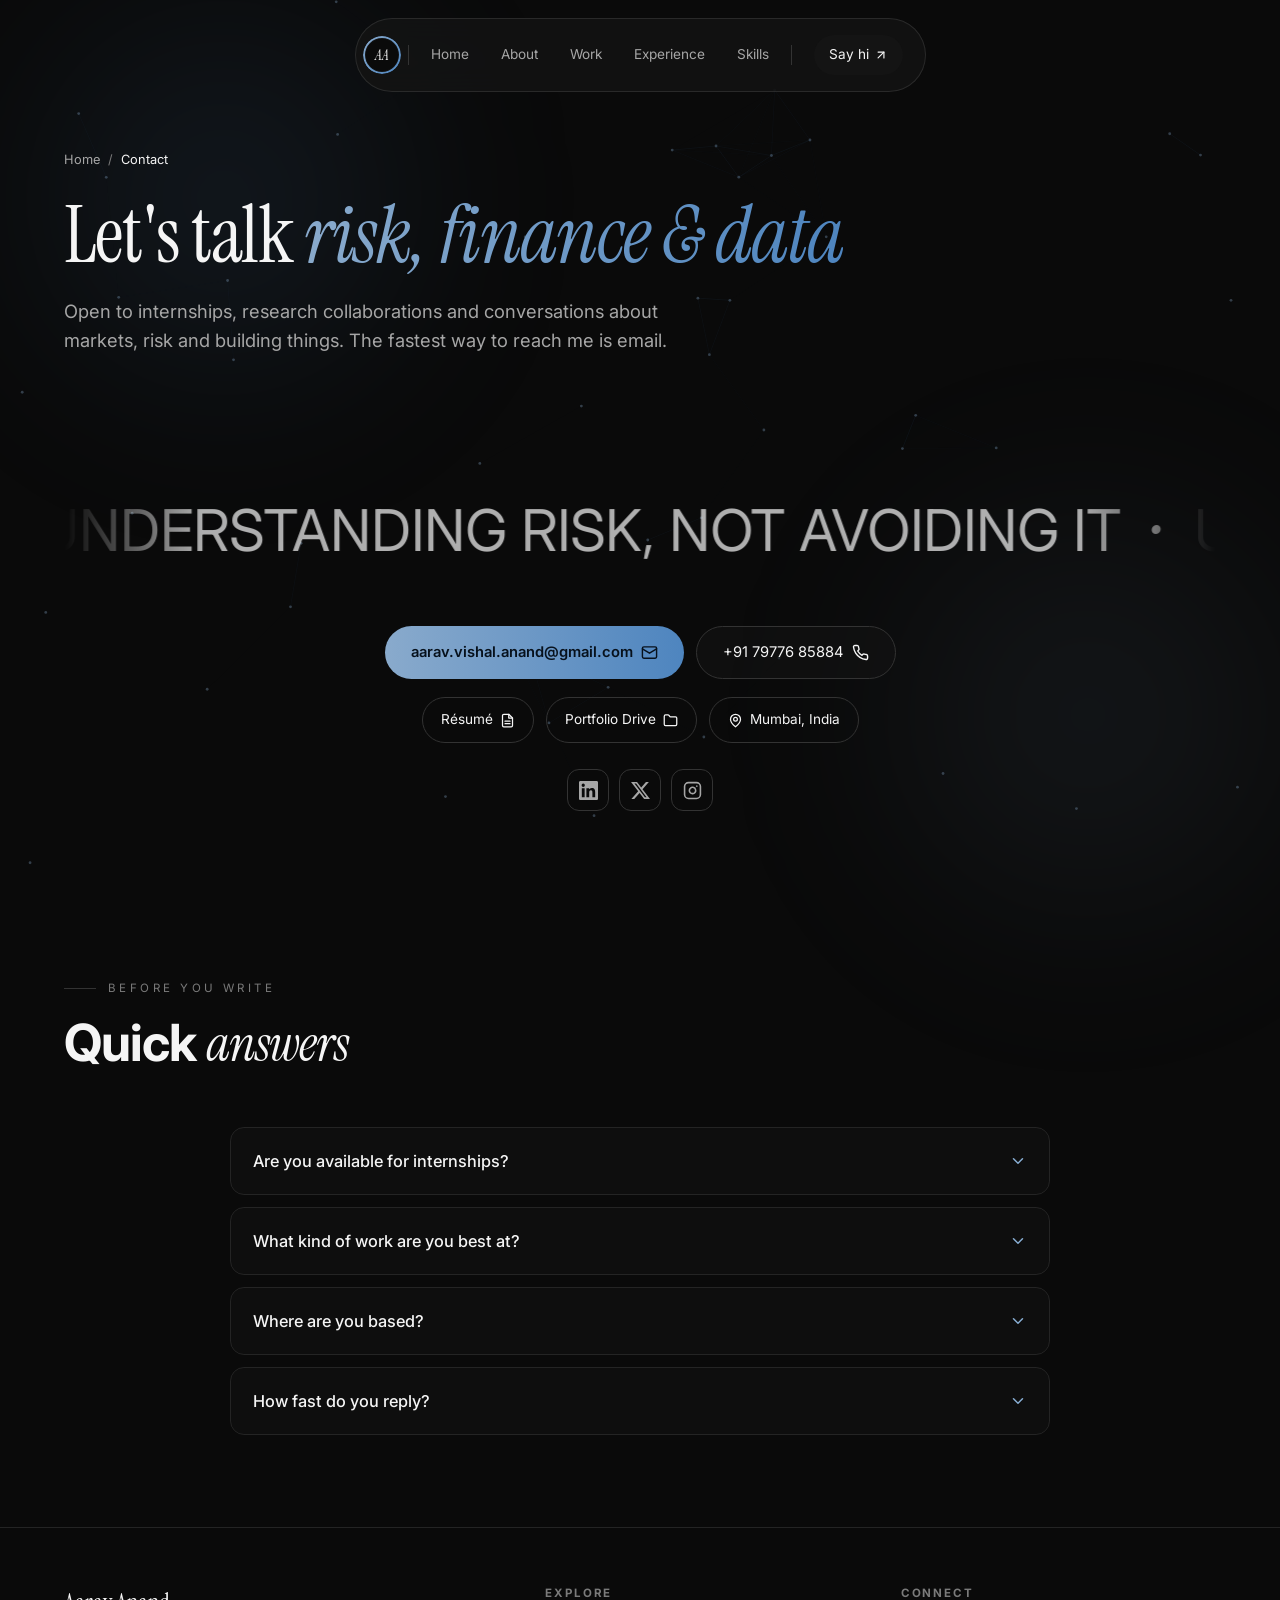
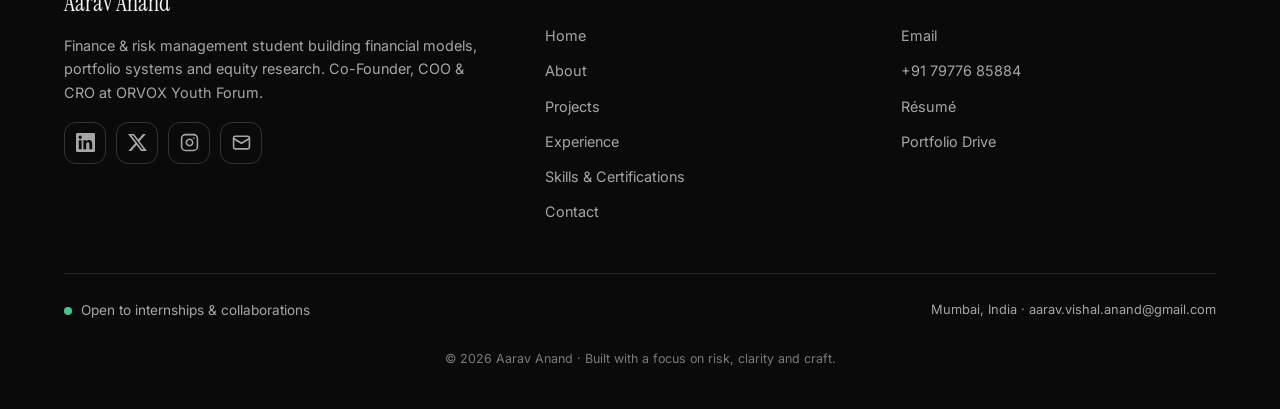
<file: contact.html>
<!doctype html>
<html lang="en">
<head>
  <meta charset="utf-8">
  <meta name="viewport" content="width=device-width, initial-scale=1">
  <meta name="theme-color" content="#0a0a0a">

  <title>Contact Aarav Anand — Email, Phone &amp; Socials · Mumbai</title>
  <meta name="description" content="Get in touch with Aarav Anand. Email aarav.vishal.anand@gmail.com or call +91 79776 85884. Based in Mumbai, India and open to internships and research collaborations in finance and risk.">
  <meta name="author" content="Aarav Anand">
  <meta name="keywords" content="contact Aarav Anand, Aarav Anand email, Aarav Anand LinkedIn, finance internship Mumbai, hire risk analyst student, Aarav Anand phone">
  <link rel="canonical" href="https://aarav-anand-portfolio.vercel.app/contact.html">
  <meta name="robots" content="index, follow, max-image-preview:large, max-snippet:-1">

  <meta property="og:type" content="website">
  <meta property="og:site_name" content="Aarav Anand">
  <meta property="og:title" content="Contact Aarav Anand — Email, Phone &amp; Socials">
  <meta property="og:description" content="Email aarav.vishal.anand@gmail.com or call +91 79776 85884. Based in Mumbai, open to internships and collaborations.">
  <meta property="og:url" content="https://aarav-anand-portfolio.vercel.app/contact.html">
  <meta property="og:image" content="https://aarav-anand-portfolio.vercel.app/og-image.png">
  <meta property="og:image:width" content="1200">
  <meta property="og:image:height" content="630">
  <meta property="og:image:alt" content="Aarav Anand — contact">
  <meta property="og:locale" content="en_US">

  <meta name="twitter:card" content="summary_large_image">
  <meta name="twitter:title" content="Contact Aarav Anand">
  <meta name="twitter:description" content="Email or call Aarav Anand — open to internships and research collaborations in finance and risk.">
  <meta name="twitter:image" content="https://aarav-anand-portfolio.vercel.app/og-image.png">
  <meta name="twitter:creator" content="@aarav84329">

  <link rel="icon" href="favicon.ico" sizes="any">
  <link rel="icon" type="image/svg+xml" href="assets/favicon.svg">
  <link rel="apple-touch-icon" href="assets/apple-touch-icon.png">
  <link rel="manifest" href="manifest.webmanifest">

  <link rel="preconnect" href="https://fonts.googleapis.com">
  <link rel="preconnect" href="https://fonts.gstatic.com" crossorigin="">
  <link href="https://fonts.googleapis.com/css2?family=Inter:wght@300;400;500;600;700&amp;family=Instrument+Serif:ital@0;1&amp;display=swap" rel="stylesheet">
  <link rel="stylesheet" href="assets/styles.css">

  <script type="application/ld+json">
  {
    "@context": "https://schema.org",
    "@graph": [
      {
        "@type": "ContactPage",
        "@id": "https://aarav-anand-portfolio.vercel.app/contact.html#contactpage",
        "url": "https://aarav-anand-portfolio.vercel.app/contact.html",
        "name": "Contact Aarav Anand",
        "isPartOf": { "@id": "https://aarav-anand-portfolio.vercel.app/#website" },
        "about": { "@id": "https://aarav-anand-portfolio.vercel.app/#person" }
      },
      {
        "@type": "Person",
        "@id": "https://aarav-anand-portfolio.vercel.app/#person",
        "name": "Aarav Anand",
        "url": "https://aarav-anand-portfolio.vercel.app/",
        "image": "https://aarav-anand-portfolio.vercel.app/assets/aarav-anand-square.jpg",
        "email": "mailto:aarav.vishal.anand@gmail.com",
        "telephone": "+91-7977685884",
        "address": { "@type": "PostalAddress", "addressLocality": "Mumbai", "addressCountry": "IN" },
        "contactPoint": { "@type": "ContactPoint", "contactType": "personal", "email": "aarav.vishal.anand@gmail.com", "telephone": "+91-7977685884", "areaServed": "IN", "availableLanguage": ["English","Hindi"] },
        "sameAs": ["http://www.linkedin.com/in/aarav-anand84","https://x.com/aarav84329","https://www.instagram.com/aarav84329/"]
      },
      {
        "@type": "BreadcrumbList",
        "itemListElement": [
          { "@type": "ListItem", "position": 1, "name": "Home", "item": "https://aarav-anand-portfolio.vercel.app/" },
          { "@type": "ListItem", "position": 2, "name": "Contact", "item": "https://aarav-anand-portfolio.vercel.app/contact.html" }
        ]
      }
    ]
  }
  </script>
</head>
<body data-page="contact">
  <a class="skip-link" href="#main">Skip to content</a>

  <div class="bg-glow one" aria-hidden="true"></div>
  <div class="bg-glow two" aria-hidden="true"></div>
  <canvas id="bg-canvas" aria-hidden="true"></canvas>

  <nav class="navbar" aria-label="Primary">
    <div class="nav-pill" id="navPill">
      <a class="logo" href="index.html" aria-label="Aarav Anand — home"><span class="font-display italic">AA</span></a>
      <span class="nav-divider nav-collapsible"></span>
      <a class="nav-link nav-collapsible" href="index.html">Home</a>
      <a class="nav-link" href="about.html">About</a>
      <a class="nav-link" href="projects.html">Work</a>
      <a class="nav-link nav-collapsible" href="experience.html">Experience</a>
      <a class="nav-link nav-collapsible" href="skills.html">Skills</a>
      <span class="nav-divider"></span>
      <a class="say-hi" href="contact.html" aria-current="page"><span class="ring"></span><span class="inner">Say hi <svg width="14" height="14"><use href="assets/sprite.svg#i-arrow"/></svg></span></a>
    </div>
  </nav>

  <main id="main">
    <header class="page-hero">
      <div class="container">
        <nav class="breadcrumb" aria-label="Breadcrumb">
          <a href="index.html">Home</a><span class="sep">/</span><span aria-current="page">Contact</span>
        </nav>
        <h1 class="font-display">Let's talk <span class="italic accent-text">risk, finance &amp; data</span></h1>
        <p class="lede">Open to internships, research collaborations and conversations about markets, risk and building things. The fastest way to reach me is email.</p>
      </div>
    </header>

    <section class="block tight contact" aria-label="Contact details">
      <div class="container">
        <div class="marquee" aria-hidden="true"><div class="track" id="marquee"></div></div>
        <div class="contact-cta">
          <div class="contact-methods">
            <a class="btn btn-accent" href="mailto:aarav.vishal.anand@gmail.com">aarav.vishal.anand@gmail.com <svg><use href="assets/sprite.svg#i-mail"/></svg></a>
            <a class="btn btn-outline" href="tel:+917977685884">+91 79776 85884 <svg><use href="assets/sprite.svg#i-phone"/></svg></a>
          </div>
          <div class="contact-methods">
            <a class="pill-link" href="https://docs.google.com/document/d/1LqpxFSy0rPGh9nCoXXqc6Lo5pvByXTGy/edit?usp=sharing&amp;ouid=103177178854069169573&amp;rtpof=true&amp;sd=true" target="_blank" rel="noopener noreferrer">Résumé <svg><use href="assets/sprite.svg#i-doc"/></svg></a>
            <a class="pill-link" href="https://drive.google.com/drive/folders/1hFkDQS0R5gh1Fw5vfCUStxI2azGrAgSO?usp=sharing" target="_blank" rel="noopener noreferrer">Portfolio Drive <svg><use href="assets/sprite.svg#i-folder"/></svg></a>
            <span class="pill-link" style="cursor:default"><svg><use href="assets/sprite.svg#i-pin"/></svg> Mumbai, India</span>
          </div>
          <div class="socials" style="justify-content:center;margin-top:26px">
            <a href="http://www.linkedin.com/in/aarav-anand84" target="_blank" rel="noopener noreferrer" aria-label="LinkedIn"><svg><use href="assets/sprite.svg#i-linkedin"/></svg></a>
            <a href="https://x.com/aarav84329" target="_blank" rel="noopener noreferrer" aria-label="X (Twitter)"><svg><use href="assets/sprite.svg#i-x"/></svg></a>
            <a href="https://www.instagram.com/aarav84329/" target="_blank" rel="noopener noreferrer" aria-label="Instagram"><svg><use href="assets/sprite.svg#i-instagram"/></svg></a>
          </div>
        </div>
      </div>
    </section>

    <section class="block tight" aria-label="Quick answers">
      <div class="container">
        <div class="sec-head reveal" style="justify-content:flex-start">
          <div>
            <span class="line"><i class="bar"></i><span class="eyebrow">Before you write</span></span>
            <h2>Quick <span class="font-display italic">answers</span></h2>
          </div>
        </div>
        <div class="faq-wrap reveal">
          <details class="faq"><summary>Are you available for internships? <svg class="chev"><use href="assets/sprite.svg#i-down"/></svg></summary><div class="faq-a">Yes — I'm open to internships and research collaborations in finance, risk and data analytics. Email me with a short note about the role and timeline.</div></details>
          <details class="faq"><summary>What kind of work are you best at? <svg class="chev"><use href="assets/sprite.svg#i-down"/></svg></summary><div class="faq-a">Financial modeling, portfolio &amp; risk analytics (VaR, Monte Carlo, Sharpe), credit-risk analysis and equity research — see the <a href="projects.html">projects</a> and <a href="skills.html">skills</a>.</div></details>
          <details class="faq"><summary>Where are you based? <svg class="chev"><use href="assets/sprite.svg#i-down"/></svg></summary><div class="faq-a">Mumbai, India. I'm happy to work remotely and across time zones.</div></details>
          <details class="faq"><summary>How fast do you reply? <svg class="chev"><use href="assets/sprite.svg#i-down"/></svg></summary><div class="faq-a">Usually within a day or two. Email is fastest: <a href="mailto:aarav.vishal.anand@gmail.com">aarav.vishal.anand@gmail.com</a>.</div></details>
        </div>
      </div>
    </section>
  </main>

  <footer class="site-footer">
    <div class="container">
      <div class="footer-top">
        <div class="footer-brand">
          <div class="fb-name font-display">Aarav Anand</div>
          <p>Finance &amp; risk management student building financial models, portfolio systems and equity research. Co-Founder, COO &amp; CRO at ORVOX Youth Forum.</p>
          <div class="socials" style="margin-top:18px">
            <a href="http://www.linkedin.com/in/aarav-anand84" target="_blank" rel="noopener noreferrer" aria-label="LinkedIn"><svg><use href="assets/sprite.svg#i-linkedin"/></svg></a>
            <a href="https://x.com/aarav84329" target="_blank" rel="noopener noreferrer" aria-label="X (Twitter)"><svg><use href="assets/sprite.svg#i-x"/></svg></a>
            <a href="https://www.instagram.com/aarav84329/" target="_blank" rel="noopener noreferrer" aria-label="Instagram"><svg><use href="assets/sprite.svg#i-instagram"/></svg></a>
            <a href="mailto:aarav.vishal.anand@gmail.com" aria-label="Email"><svg><use href="assets/sprite.svg#i-mail"/></svg></a>
          </div>
        </div>
        <nav class="footer-col" aria-label="Footer">
          <h4>Explore</h4>
          <a href="index.html">Home</a><a href="about.html">About</a><a href="projects.html">Projects</a><a href="experience.html">Experience</a><a href="skills.html">Skills &amp; Certifications</a><a href="contact.html">Contact</a>
        </nav>
        <div class="footer-col">
          <h4>Connect</h4>
          <a href="mailto:aarav.vishal.anand@gmail.com">Email</a>
          <a href="tel:+917977685884">+91 79776 85884</a>
          <a href="https://docs.google.com/document/d/1LqpxFSy0rPGh9nCoXXqc6Lo5pvByXTGy/edit?usp=sharing&amp;ouid=103177178854069169573&amp;rtpof=true&amp;sd=true" target="_blank" rel="noopener noreferrer">Résumé</a>
          <a href="https://drive.google.com/drive/folders/1hFkDQS0R5gh1Fw5vfCUStxI2azGrAgSO?usp=sharing" target="_blank" rel="noopener noreferrer">Portfolio Drive</a>
        </div>
      </div>
      <div class="footer-bar">
        <div class="avail"><span class="dot"></span>Open to internships &amp; collaborations</div>
        <div class="muted" style="font-size:0.8rem">Mumbai, India · aarav.vishal.anand@gmail.com</div>
      </div>
      <p class="colophon">© <span id="year">2026</span> Aarav Anand · Built with a focus on risk, clarity and craft.</p>
    </div>
  </footer>

  <script src="assets/main.js" defer></script>
</body>
</html>
</file>
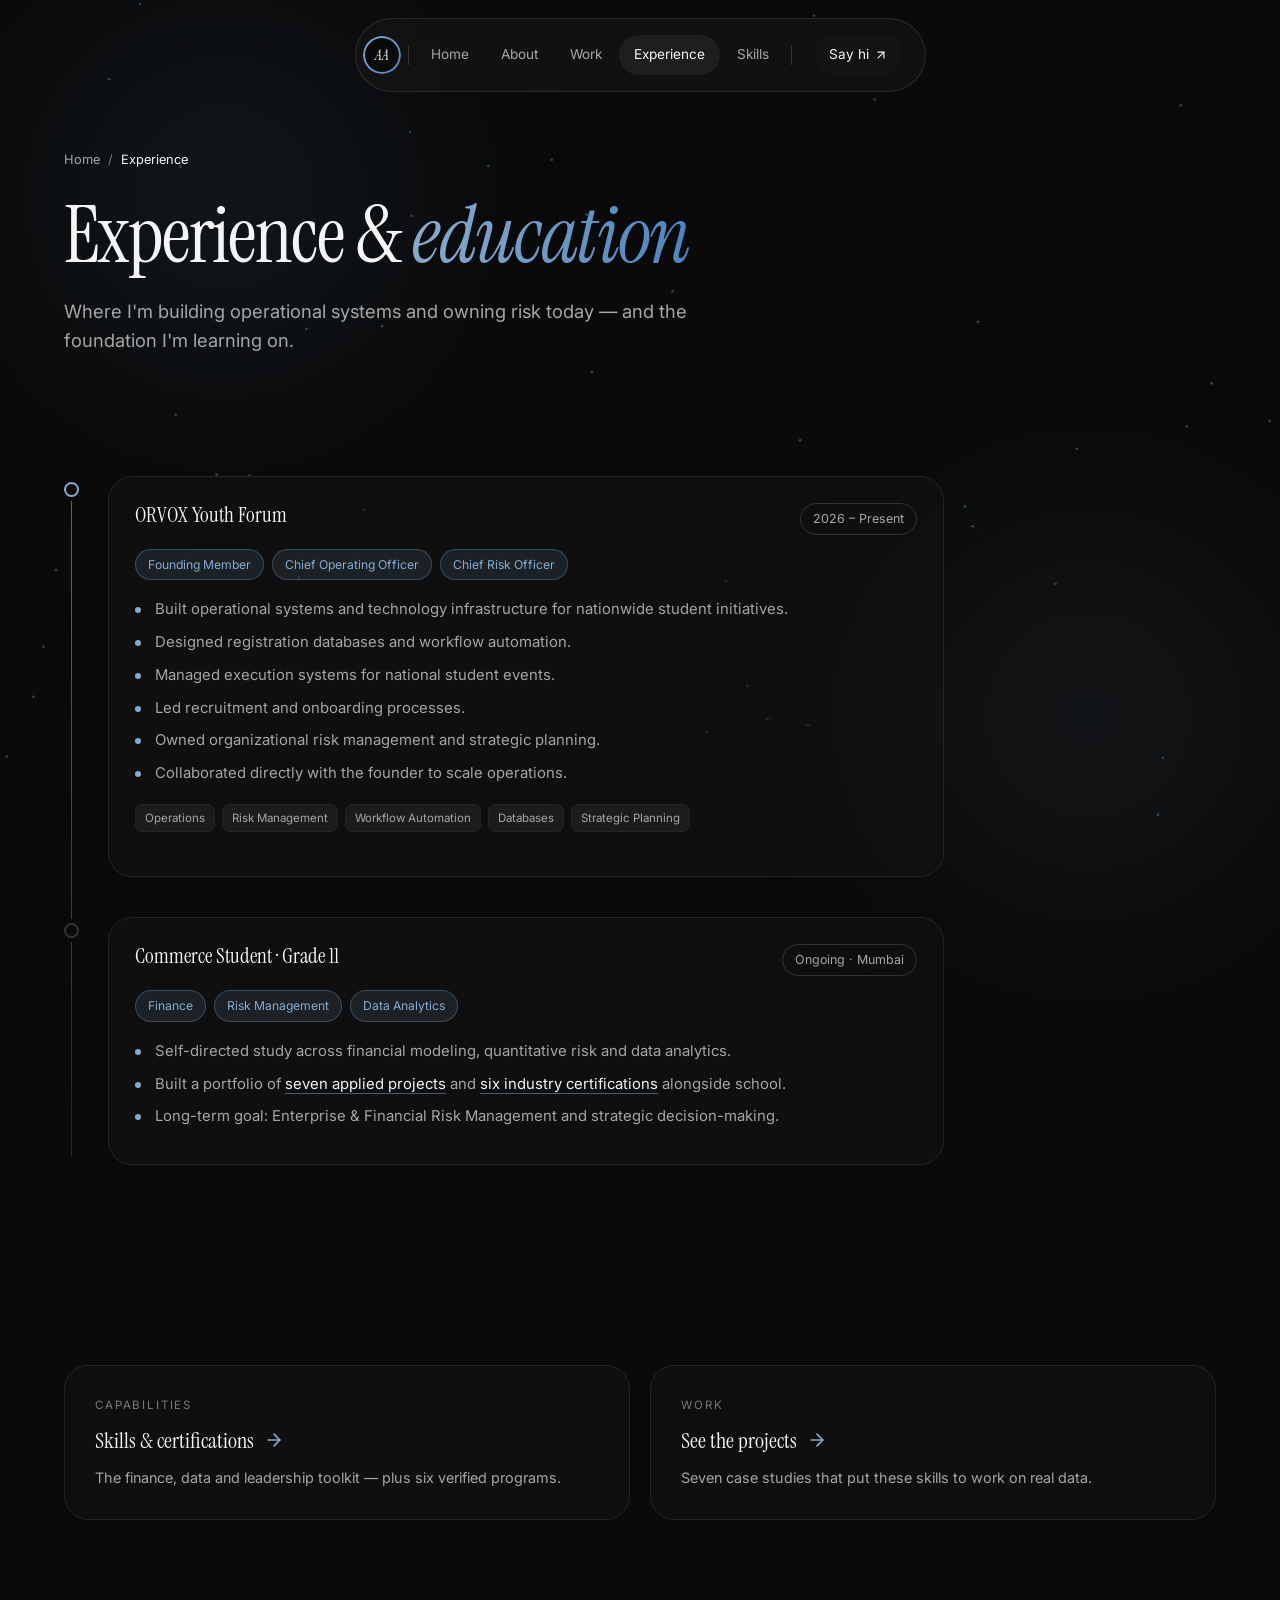
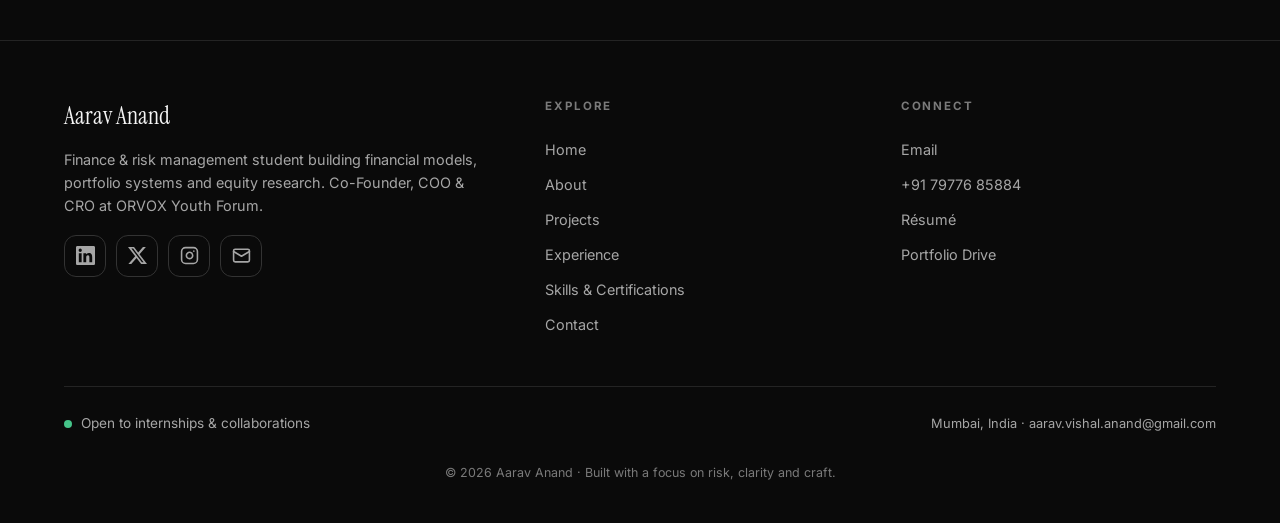
<file: experience.html>
<!doctype html>
<html lang="en">
<head>
  <meta charset="utf-8">
  <meta name="viewport" content="width=device-width, initial-scale=1">
  <meta name="theme-color" content="#0a0a0a">

  <title>Experience — COO &amp; CRO, ORVOX Youth Forum · Aarav Anand</title>
  <meta name="description" content="Aarav Anand's experience: Founding Member, Chief Operating Officer and Chief Risk Officer at ORVOX Youth Forum — operational systems, workflow automation, registration databases and organizational risk management — plus his Grade 11 commerce education in Mumbai.">
  <meta name="author" content="Aarav Anand">
  <meta name="keywords" content="Aarav Anand experience, ORVOX Youth Forum COO, Chief Risk Officer student, operations management, workflow automation, risk management, commerce student Mumbai">
  <link rel="canonical" href="https://aarav-anand-portfolio.vercel.app/experience.html">
  <meta name="robots" content="index, follow, max-image-preview:large, max-snippet:-1">

  <meta property="og:type" content="website">
  <meta property="og:site_name" content="Aarav Anand">
  <meta property="og:title" content="Experience &amp; Education — Aarav Anand">
  <meta property="og:description" content="Founding Member, COO &amp; CRO at ORVOX Youth Forum, plus Grade 11 commerce education in Mumbai.">
  <meta property="og:url" content="https://aarav-anand-portfolio.vercel.app/experience.html">
  <meta property="og:image" content="https://aarav-anand-portfolio.vercel.app/og-image.png">
  <meta property="og:image:width" content="1200">
  <meta property="og:image:height" content="630">
  <meta property="og:image:alt" content="Aarav Anand — experience">
  <meta property="og:locale" content="en_US">

  <meta name="twitter:card" content="summary_large_image">
  <meta name="twitter:title" content="Experience &amp; Education — Aarav Anand">
  <meta name="twitter:description" content="Founding Member, COO &amp; CRO at ORVOX Youth Forum.">
  <meta name="twitter:image" content="https://aarav-anand-portfolio.vercel.app/og-image.png">
  <meta name="twitter:creator" content="@aarav84329">

  <link rel="icon" href="favicon.ico" sizes="any">
  <link rel="icon" type="image/svg+xml" href="assets/favicon.svg">
  <link rel="apple-touch-icon" href="assets/apple-touch-icon.png">
  <link rel="manifest" href="manifest.webmanifest">

  <link rel="preconnect" href="https://fonts.googleapis.com">
  <link rel="preconnect" href="https://fonts.gstatic.com" crossorigin="">
  <link href="https://fonts.googleapis.com/css2?family=Inter:wght@300;400;500;600;700&amp;family=Instrument+Serif:ital@0;1&amp;display=swap" rel="stylesheet">
  <link rel="stylesheet" href="assets/styles.css">

  <script type="application/ld+json">
  {
    "@context": "https://schema.org",
    "@graph": [
      {
        "@type": "WebPage",
        "@id": "https://aarav-anand-portfolio.vercel.app/experience.html#webpage",
        "url": "https://aarav-anand-portfolio.vercel.app/experience.html",
        "name": "Experience & Education — Aarav Anand",
        "isPartOf": { "@id": "https://aarav-anand-portfolio.vercel.app/#website" },
        "about": { "@id": "https://aarav-anand-portfolio.vercel.app/#person" }
      },
      {
        "@type": "Person",
        "@id": "https://aarav-anand-portfolio.vercel.app/#person",
        "name": "Aarav Anand",
        "url": "https://aarav-anand-portfolio.vercel.app/",
        "image": "https://aarav-anand-portfolio.vercel.app/assets/aarav-anand-square.jpg",
        "jobTitle": "Founding Member, Chief Operating Officer & Chief Risk Officer",
        "worksFor": { "@type": "Organization", "name": "ORVOX Youth Forum" },
        "hasOccupation": {
          "@type": "Occupation",
          "name": "Chief Risk Officer & Chief Operating Officer",
          "occupationLocation": { "@type": "Place", "name": "Mumbai, India" },
          "skills": "Operations management, workflow automation, risk management, strategic planning"
        },
        "alumniOf": { "@type": "EducationalOrganization", "name": "Commerce (Grade 11), Mumbai" },
        "sameAs": ["http://www.linkedin.com/in/aarav-anand84","https://x.com/aarav84329","https://www.instagram.com/aarav84329/"]
      },
      {
        "@type": "BreadcrumbList",
        "itemListElement": [
          { "@type": "ListItem", "position": 1, "name": "Home", "item": "https://aarav-anand-portfolio.vercel.app/" },
          { "@type": "ListItem", "position": 2, "name": "Experience", "item": "https://aarav-anand-portfolio.vercel.app/experience.html" }
        ]
      }
    ]
  }
  </script>
</head>
<body data-page="experience">
  <a class="skip-link" href="#main">Skip to content</a>

  <div class="bg-glow one" aria-hidden="true"></div>
  <div class="bg-glow two" aria-hidden="true"></div>
  <canvas id="bg-canvas" aria-hidden="true"></canvas>

  <nav class="navbar" aria-label="Primary">
    <div class="nav-pill" id="navPill">
      <a class="logo" href="index.html" aria-label="Aarav Anand — home"><span class="font-display italic">AA</span></a>
      <span class="nav-divider nav-collapsible"></span>
      <a class="nav-link nav-collapsible" href="index.html">Home</a>
      <a class="nav-link" href="about.html">About</a>
      <a class="nav-link" href="projects.html">Work</a>
      <a class="nav-link nav-collapsible active" href="experience.html" aria-current="page">Experience</a>
      <a class="nav-link nav-collapsible" href="skills.html">Skills</a>
      <span class="nav-divider"></span>
      <a class="say-hi" href="contact.html"><span class="ring"></span><span class="inner">Say hi <svg width="14" height="14"><use href="assets/sprite.svg#i-arrow"/></svg></span></a>
    </div>
  </nav>

  <main id="main">
    <header class="page-hero">
      <div class="container">
        <nav class="breadcrumb" aria-label="Breadcrumb">
          <a href="index.html">Home</a><span class="sep">/</span><span aria-current="page">Experience</span>
        </nav>
        <h1 class="font-display">Experience &amp; <span class="italic accent-text">education</span></h1>
        <p class="lede">Where I'm building operational systems and owning risk today — and the foundation I'm learning on.</p>
      </div>
    </header>

    <section class="block tight" aria-label="Timeline">
      <div class="container">
        <div class="timeline reveal">
          <div class="tl-item">
            <span class="tl-dot"></span>
            <div class="tl-card">
              <div class="tl-top">
                <div class="tl-org font-display">ORVOX Youth Forum</div>
                <span class="tl-when">2026 – Present</span>
              </div>
              <div class="tl-roles">
                <span class="tl-role">Founding Member</span>
                <span class="tl-role">Chief Operating Officer</span>
                <span class="tl-role">Chief Risk Officer</span>
              </div>
              <ul class="tl-list">
                <li>Built operational systems and technology infrastructure for nationwide student initiatives.</li>
                <li>Designed registration databases and workflow automation.</li>
                <li>Managed execution systems for national student events.</li>
                <li>Led recruitment and onboarding processes.</li>
                <li>Owned organizational risk management and strategic planning.</li>
                <li>Collaborated directly with the founder to scale operations.</li>
              </ul>
              <div class="tech-row" style="margin-top:18px"><span class="tech">Operations</span><span class="tech">Risk Management</span><span class="tech">Workflow Automation</span><span class="tech">Databases</span><span class="tech">Strategic Planning</span></div>
            </div>
          </div>
          <div class="tl-item tl-edu">
            <span class="tl-dot"></span>
            <div class="tl-card">
              <div class="tl-top">
                <div class="tl-org font-display">Commerce Student · Grade 11</div>
                <span class="tl-when">Ongoing · Mumbai</span>
              </div>
              <div class="tl-roles">
                <span class="tl-role">Finance</span>
                <span class="tl-role">Risk Management</span>
                <span class="tl-role">Data Analytics</span>
              </div>
              <ul class="tl-list">
                <li>Self-directed study across financial modeling, quantitative risk and data analytics.</li>
                <li>Built a portfolio of <a href="projects.html" style="color:hsl(var(--text));border-bottom:1px solid hsl(var(--accent)/0.5)">seven applied projects</a> and <a href="skills.html#certifications" style="color:hsl(var(--text));border-bottom:1px solid hsl(var(--accent)/0.5)">six industry certifications</a> alongside school.</li>
                <li>Long-term goal: Enterprise &amp; Financial Risk Management and strategic decision-making.</li>
              </ul>
            </div>
          </div>
        </div>
      </div>
    </section>

    <section class="block" aria-label="Next">
      <div class="container">
        <div class="next-cta">
          <a class="next-card reveal" href="skills.html"><span class="nc-eye">Capabilities</span><span class="nc-title font-display">Skills &amp; certifications <svg><use href="assets/sprite.svg#i-arrow-right"/></svg></span><p>The finance, data and leadership toolkit — plus six verified programs.</p></a>
          <a class="next-card reveal" data-delay="1" href="projects.html"><span class="nc-eye">Work</span><span class="nc-title font-display">See the projects <svg><use href="assets/sprite.svg#i-arrow-right"/></svg></span><p>Seven case studies that put these skills to work on real data.</p></a>
        </div>
      </div>
    </section>
  </main>

  <footer class="site-footer">
    <div class="container">
      <div class="footer-top">
        <div class="footer-brand">
          <div class="fb-name font-display">Aarav Anand</div>
          <p>Finance &amp; risk management student building financial models, portfolio systems and equity research. Co-Founder, COO &amp; CRO at ORVOX Youth Forum.</p>
          <div class="socials" style="margin-top:18px">
            <a href="http://www.linkedin.com/in/aarav-anand84" target="_blank" rel="noopener noreferrer" aria-label="LinkedIn"><svg><use href="assets/sprite.svg#i-linkedin"/></svg></a>
            <a href="https://x.com/aarav84329" target="_blank" rel="noopener noreferrer" aria-label="X (Twitter)"><svg><use href="assets/sprite.svg#i-x"/></svg></a>
            <a href="https://www.instagram.com/aarav84329/" target="_blank" rel="noopener noreferrer" aria-label="Instagram"><svg><use href="assets/sprite.svg#i-instagram"/></svg></a>
            <a href="mailto:aarav.vishal.anand@gmail.com" aria-label="Email"><svg><use href="assets/sprite.svg#i-mail"/></svg></a>
          </div>
        </div>
        <nav class="footer-col" aria-label="Footer">
          <h4>Explore</h4>
          <a href="index.html">Home</a><a href="about.html">About</a><a href="projects.html">Projects</a><a href="experience.html">Experience</a><a href="skills.html">Skills &amp; Certifications</a><a href="contact.html">Contact</a>
        </nav>
        <div class="footer-col">
          <h4>Connect</h4>
          <a href="mailto:aarav.vishal.anand@gmail.com">Email</a>
          <a href="tel:+917977685884">+91 79776 85884</a>
          <a href="https://docs.google.com/document/d/1LqpxFSy0rPGh9nCoXXqc6Lo5pvByXTGy/edit?usp=sharing&amp;ouid=103177178854069169573&amp;rtpof=true&amp;sd=true" target="_blank" rel="noopener noreferrer">Résumé</a>
          <a href="https://drive.google.com/drive/folders/1hFkDQS0R5gh1Fw5vfCUStxI2azGrAgSO?usp=sharing" target="_blank" rel="noopener noreferrer">Portfolio Drive</a>
        </div>
      </div>
      <div class="footer-bar">
        <div class="avail"><span class="dot"></span>Open to internships &amp; collaborations</div>
        <div class="muted" style="font-size:0.8rem">Mumbai, India · aarav.vishal.anand@gmail.com</div>
      </div>
      <p class="colophon">© <span id="year">2026</span> Aarav Anand · Built with a focus on risk, clarity and craft.</p>
    </div>
  </footer>

  <script src="assets/main.js" defer></script>
</body>
</html>
</file>
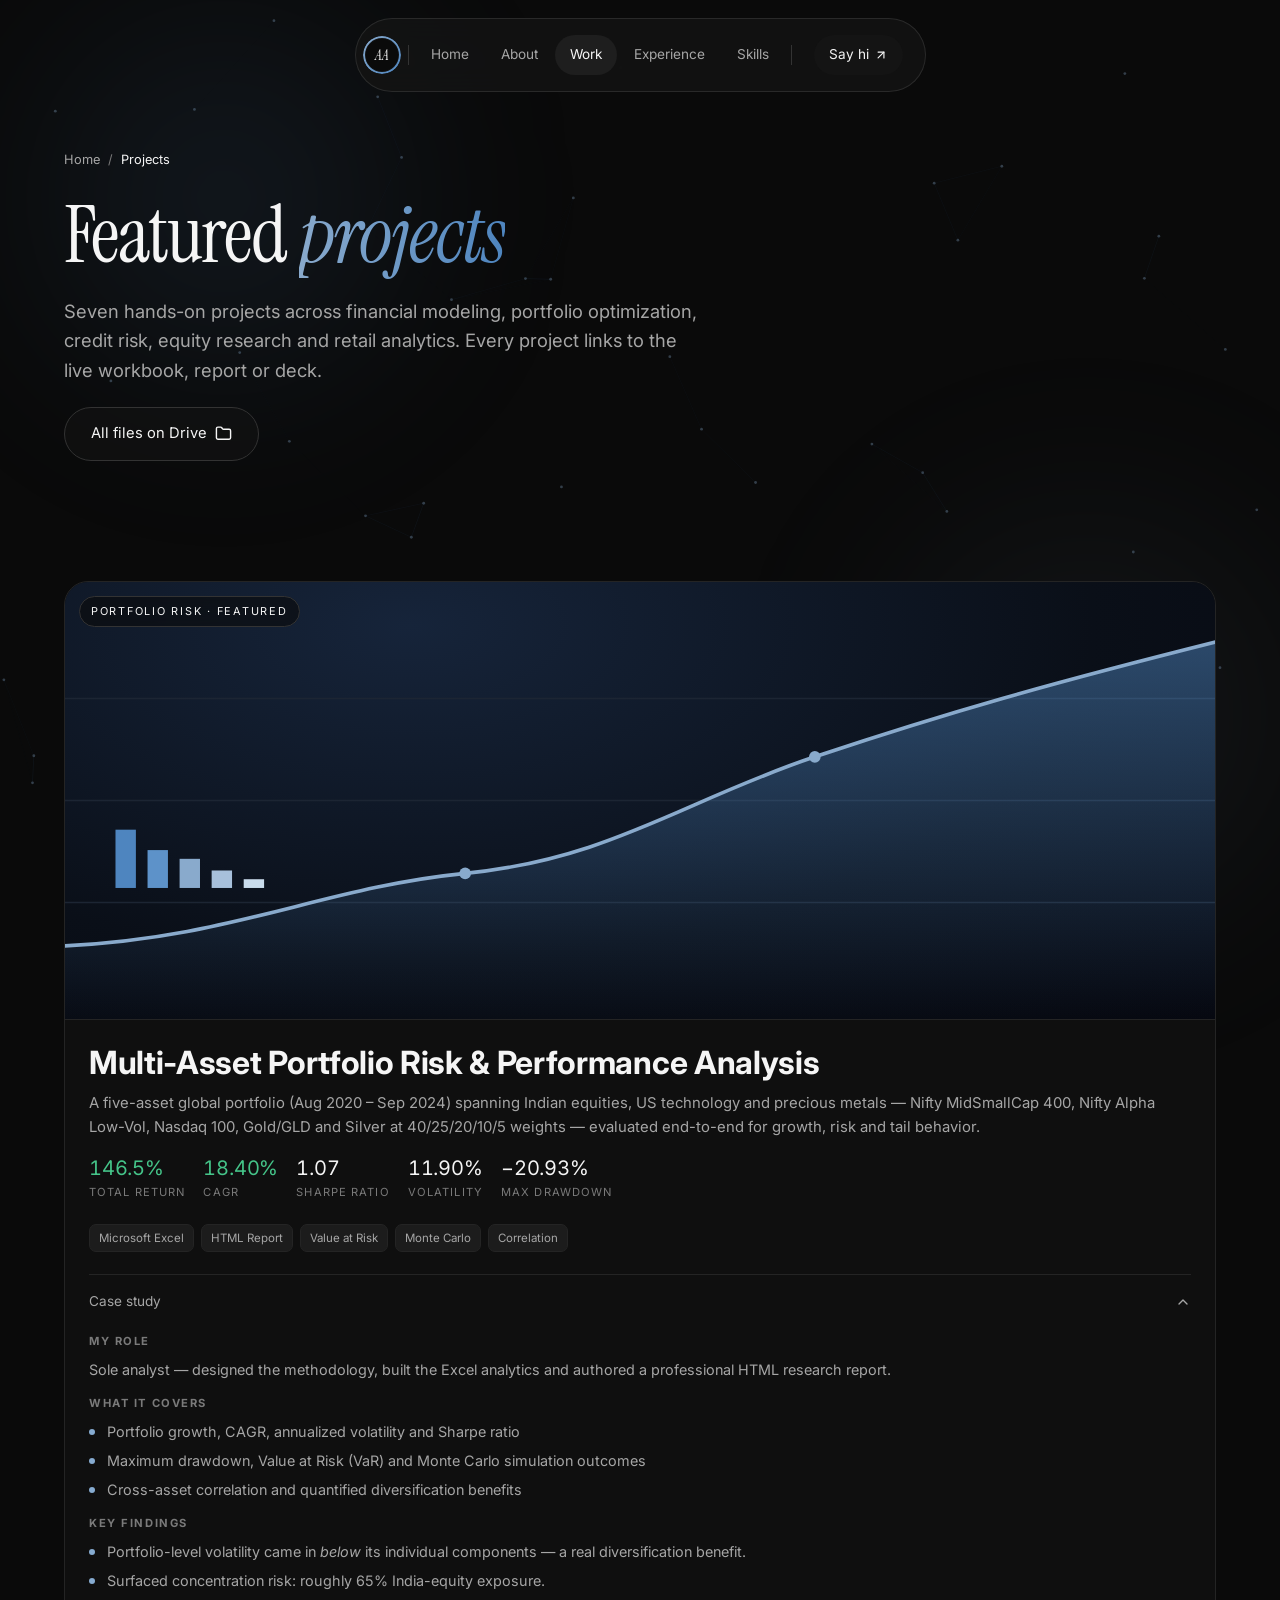
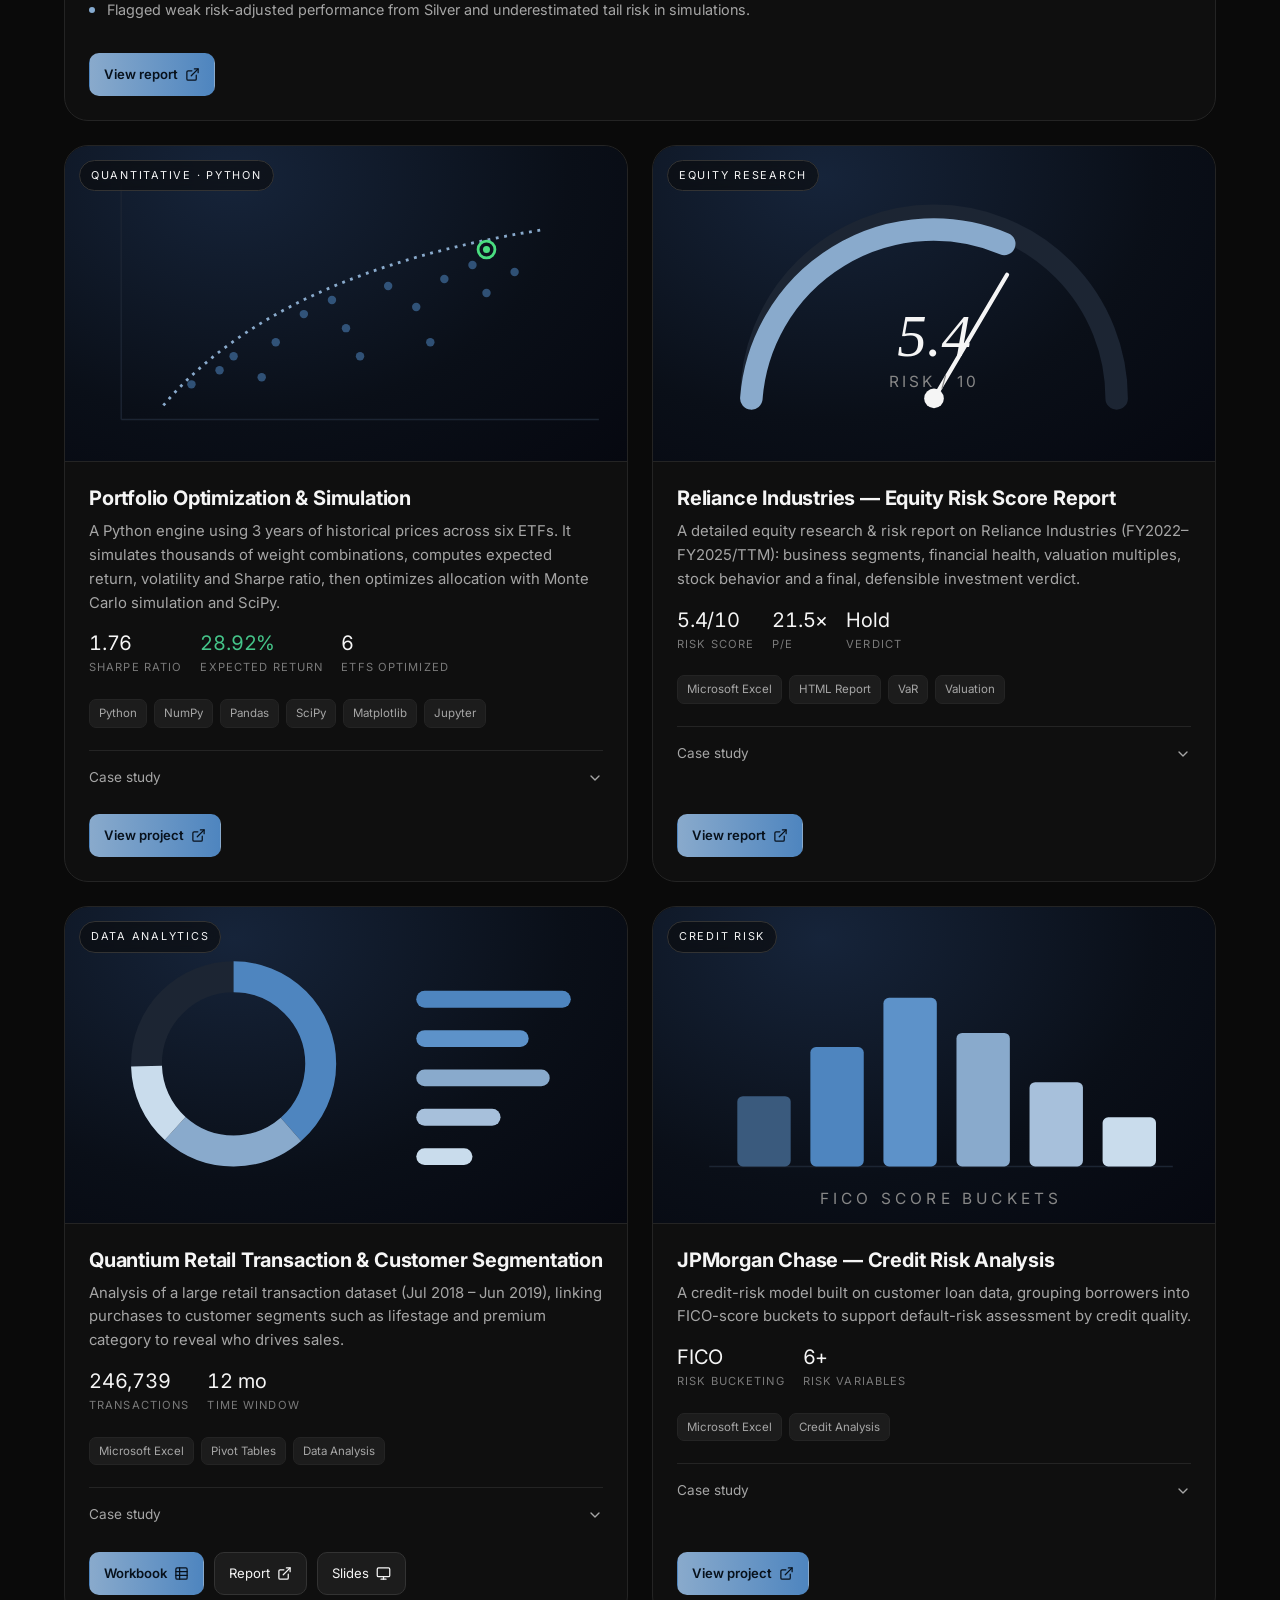
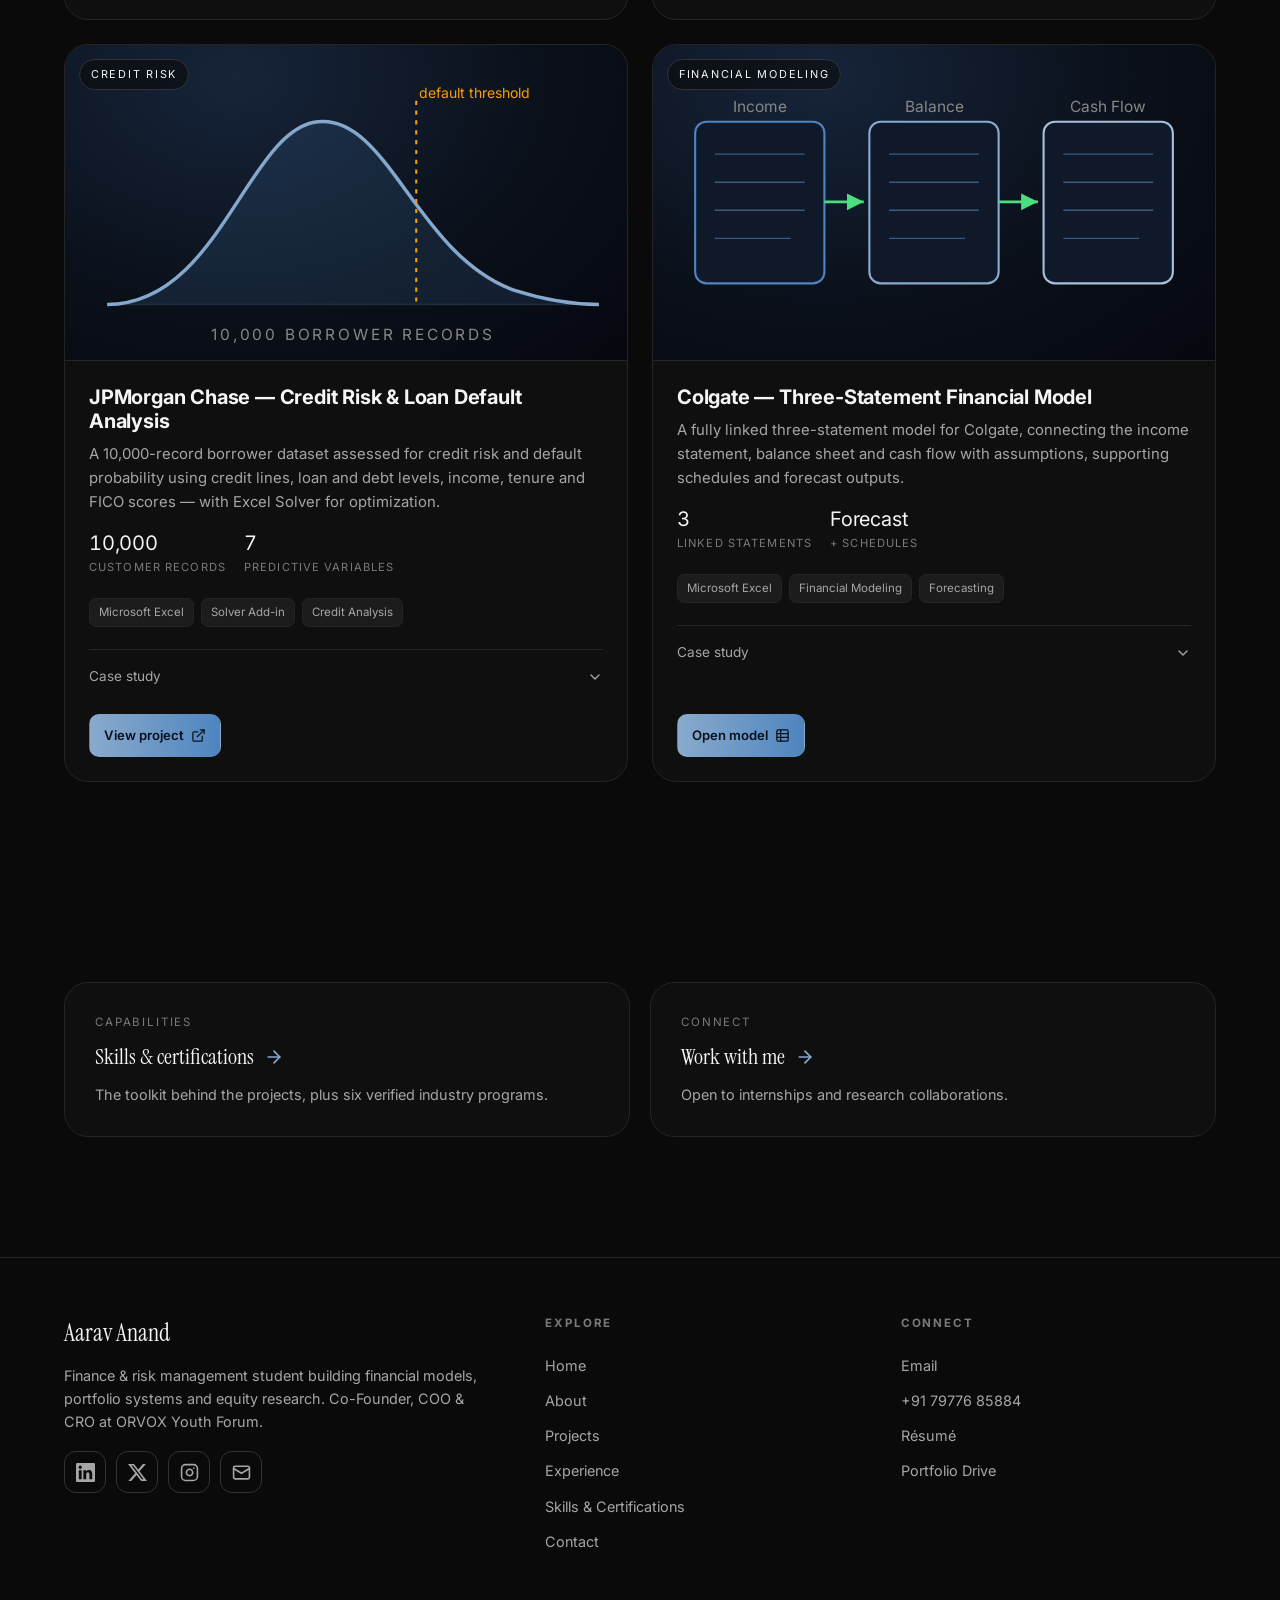
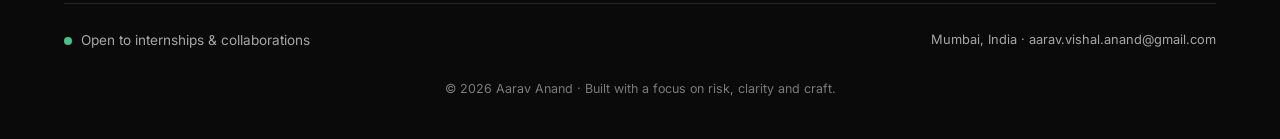
<file: projects.html>
<!doctype html>
<html lang="en">
<head>
  <meta charset="utf-8">
  <meta name="viewport" content="width=device-width, initial-scale=1">
  <meta name="theme-color" content="#0a0a0a">

  <title>Projects — Risk, Modeling &amp; Equity Research · Aarav Anand</title>
  <meta name="description" content="Seven finance &amp; data projects by Aarav Anand: multi-asset portfolio risk, Python portfolio optimization (Sharpe 1.76), JPMorgan credit-risk models, Quantium retail segmentation (246,739 transactions), a Colgate three-statement model and a Reliance equity risk report.">
  <meta name="author" content="Aarav Anand">
  <meta name="keywords" content="Aarav Anand projects, portfolio optimization Python, credit risk analysis, equity research report, financial modeling, Monte Carlo simulation, Value at Risk, Sharpe ratio, Quantium data analytics, three-statement model">
  <link rel="canonical" href="https://aarav-anand-portfolio.vercel.app/projects.html">
  <meta name="robots" content="index, follow, max-image-preview:large, max-snippet:-1">

  <meta property="og:type" content="website">
  <meta property="og:site_name" content="Aarav Anand">
  <meta property="og:title" content="Projects — Portfolio Risk, Credit Risk &amp; Equity Research · Aarav Anand">
  <meta property="og:description" content="Seven hands-on finance &amp; data projects: portfolio optimization, credit risk, financial modeling, retail analytics and equity research — with live files.">
  <meta property="og:url" content="https://aarav-anand-portfolio.vercel.app/projects.html">
  <meta property="og:image" content="https://aarav-anand-portfolio.vercel.app/og-image.png">
  <meta property="og:image:width" content="1200">
  <meta property="og:image:height" content="630">
  <meta property="og:image:alt" content="Aarav Anand — projects">
  <meta property="og:locale" content="en_US">

  <meta name="twitter:card" content="summary_large_image">
  <meta name="twitter:title" content="Projects — Portfolio Risk, Credit Risk &amp; Equity Research · Aarav Anand">
  <meta name="twitter:description" content="Seven hands-on finance &amp; data projects with live files and case studies.">
  <meta name="twitter:image" content="https://aarav-anand-portfolio.vercel.app/og-image.png">
  <meta name="twitter:creator" content="@aarav84329">

  <link rel="icon" href="favicon.ico" sizes="any">
  <link rel="icon" type="image/svg+xml" href="assets/favicon.svg">
  <link rel="apple-touch-icon" href="assets/apple-touch-icon.png">
  <link rel="manifest" href="manifest.webmanifest">

  <link rel="preconnect" href="https://fonts.googleapis.com">
  <link rel="preconnect" href="https://fonts.gstatic.com" crossorigin="">
  <link href="https://fonts.googleapis.com/css2?family=Inter:wght@300;400;500;600;700&amp;family=Instrument+Serif:ital@0;1&amp;display=swap" rel="stylesheet">
  <link rel="stylesheet" href="assets/styles.css">

  <script type="application/ld+json">
  {
    "@context": "https://schema.org",
    "@graph": [
      {
        "@type": "CollectionPage",
        "@id": "https://aarav-anand-portfolio.vercel.app/projects.html#collection",
        "url": "https://aarav-anand-portfolio.vercel.app/projects.html",
        "name": "Projects — Aarav Anand",
        "isPartOf": { "@id": "https://aarav-anand-portfolio.vercel.app/#website" },
        "about": { "@id": "https://aarav-anand-portfolio.vercel.app/#person" }
      },
      {
        "@type": "BreadcrumbList",
        "itemListElement": [
          { "@type": "ListItem", "position": 1, "name": "Home", "item": "https://aarav-anand-portfolio.vercel.app/" },
          { "@type": "ListItem", "position": 2, "name": "Projects", "item": "https://aarav-anand-portfolio.vercel.app/projects.html" }
        ]
      },
      {
        "@type": "ItemList",
        "itemListOrder": "https://schema.org/ItemListOrderAscending",
        "numberOfItems": 7,
        "itemListElement": [
          { "@type": "ListItem", "position": 1, "item": { "@type": "Article", "headline": "Multi-Asset Portfolio Risk & Performance Analysis", "url": "https://aarav-anand-portfolio.vercel.app/projects.html#multi-asset-portfolio", "about": "Portfolio risk analytics", "keywords": "VaR, Monte Carlo, Sharpe ratio, drawdown, diversification", "author": { "@id": "https://aarav-anand-portfolio.vercel.app/#person" } } },
          { "@type": "ListItem", "position": 2, "item": { "@type": "Article", "headline": "Portfolio Optimization & Simulation", "url": "https://aarav-anand-portfolio.vercel.app/projects.html#portfolio-optimization", "about": "Python portfolio optimization", "keywords": "Python, SciPy, Monte Carlo, Sharpe ratio, ETF", "author": { "@id": "https://aarav-anand-portfolio.vercel.app/#person" } } },
          { "@type": "ListItem", "position": 3, "item": { "@type": "Article", "headline": "Reliance Industries — Equity Risk Score Report", "url": "https://aarav-anand-portfolio.vercel.app/projects.html#reliance-equity-risk", "about": "Equity research and risk", "keywords": "equity research, valuation, VaR, risk score", "author": { "@id": "https://aarav-anand-portfolio.vercel.app/#person" } } },
          { "@type": "ListItem", "position": 4, "item": { "@type": "Article", "headline": "Quantium Retail Transaction & Customer Segmentation", "url": "https://aarav-anand-portfolio.vercel.app/projects.html#quantium-retail", "about": "Retail data analytics", "keywords": "customer segmentation, pivot tables, retail analytics", "author": { "@id": "https://aarav-anand-portfolio.vercel.app/#person" } } },
          { "@type": "ListItem", "position": 5, "item": { "@type": "Article", "headline": "JPMorgan Chase — Credit Risk Analysis", "url": "https://aarav-anand-portfolio.vercel.app/projects.html#jpmorgan-credit-risk", "about": "Credit risk", "keywords": "credit risk, FICO, default probability", "author": { "@id": "https://aarav-anand-portfolio.vercel.app/#person" } } },
          { "@type": "ListItem", "position": 6, "item": { "@type": "Article", "headline": "JPMorgan Chase — Credit Risk & Loan Default Analysis", "url": "https://aarav-anand-portfolio.vercel.app/projects.html#jpmorgan-loan-default", "about": "Credit risk and loan default", "keywords": "loan default, Solver, FICO, credit risk", "author": { "@id": "https://aarav-anand-portfolio.vercel.app/#person" } } },
          { "@type": "ListItem", "position": 7, "item": { "@type": "Article", "headline": "Colgate — Three-Statement Financial Model", "url": "https://aarav-anand-portfolio.vercel.app/projects.html#colgate-model", "about": "Financial modeling", "keywords": "three-statement model, forecasting, Excel", "author": { "@id": "https://aarav-anand-portfolio.vercel.app/#person" } } }
        ]
      }
    ]
  }
  </script>
</head>
<body data-page="projects">
  <a class="skip-link" href="#main">Skip to content</a>

  <div class="bg-glow one" aria-hidden="true"></div>
  <div class="bg-glow two" aria-hidden="true"></div>
  <canvas id="bg-canvas" aria-hidden="true"></canvas>

  <nav class="navbar" aria-label="Primary">
    <div class="nav-pill" id="navPill">
      <a class="logo" href="index.html" aria-label="Aarav Anand — home"><span class="font-display italic">AA</span></a>
      <span class="nav-divider nav-collapsible"></span>
      <a class="nav-link nav-collapsible" href="index.html">Home</a>
      <a class="nav-link" href="about.html">About</a>
      <a class="nav-link active" href="projects.html" aria-current="page">Work</a>
      <a class="nav-link nav-collapsible" href="experience.html">Experience</a>
      <a class="nav-link nav-collapsible" href="skills.html">Skills</a>
      <span class="nav-divider"></span>
      <a class="say-hi" href="contact.html"><span class="ring"></span><span class="inner">Say hi <svg width="14" height="14"><use href="assets/sprite.svg#i-arrow"/></svg></span></a>
    </div>
  </nav>

  <main id="main">
    <header class="page-hero">
      <div class="container">
        <nav class="breadcrumb" aria-label="Breadcrumb">
          <a href="index.html">Home</a><span class="sep">/</span><span aria-current="page">Projects</span>
        </nav>
        <h1 class="font-display">Featured <span class="italic accent-text">projects</span></h1>
        <p class="lede">Seven hands-on projects across financial modeling, portfolio optimization, credit risk, equity research and retail analytics. Every project links to the live workbook, report or deck.</p>
        <div class="cta-row" style="margin-top:22px">
          <a class="btn btn-outline" href="https://drive.google.com/drive/folders/1hFkDQS0R5gh1Fw5vfCUStxI2azGrAgSO?usp=sharing" target="_blank" rel="noopener noreferrer">All files on Drive <svg><use href="assets/sprite.svg#i-folder"/></svg></a>
        </div>
      </div>
    </header>

    <section class="block tight" aria-label="All projects">
      <div class="container">
        <div class="proj-grid">

          <!-- 1 Multi-Asset (featured) -->
          <article class="proj featured reveal" id="multi-asset-portfolio">
            <div class="proj-cover">
              <span class="proj-cat">Portfolio Risk · Featured</span>
              <svg viewBox="0 0 800 300" preserveAspectRatio="xMidYMid slice" role="img" aria-label="Rising multi-asset portfolio growth curve with allocation bars">
                <defs><linearGradient id="cv1" x1="0" y1="0" x2="0" y2="1"><stop offset="0" stop-color="#4E85BF" stop-opacity="0.5"/><stop offset="1" stop-color="#4E85BF" stop-opacity="0"/></linearGradient></defs>
                <g stroke="#1c2533" stroke-width="1"><line x1="0" y1="80" x2="800" y2="80"/><line x1="0" y1="150" x2="800" y2="150"/><line x1="0" y1="220" x2="800" y2="220"/></g>
                <path d="M0 250 C 120 245, 180 210, 280 200 S 430 150, 520 120 S 680 70, 800 40 L 800 300 L 0 300 Z" fill="url(#cv1)"/>
                <path d="M0 250 C 120 245, 180 210, 280 200 S 430 150, 520 120 S 680 70, 800 40" fill="none" stroke="#89AACC" stroke-width="2.5"/>
                <g fill="#89AACC"><circle cx="280" cy="200" r="4"/><circle cx="520" cy="120" r="4"/><circle cx="800" cy="40" r="4"/></g>
                <g transform="translate(40,210)"><rect x="0" y="-40" width="14" height="40" fill="#4E85BF"/><rect x="22" y="-26" width="14" height="26" fill="#5d92c9"/><rect x="44" y="-20" width="14" height="20" fill="#89AACC"/><rect x="66" y="-12" width="14" height="12" fill="#a7c0db"/><rect x="88" y="-6" width="14" height="6" fill="#c9dcec"/></g>
              </svg>
            </div>
            <div class="proj-body">
              <h3>Multi-Asset Portfolio Risk &amp; Performance Analysis</h3>
              <p class="proj-desc">A five-asset global portfolio (Aug 2020 – Sep 2024) spanning Indian equities, US technology and precious metals — Nifty MidSmallCap 400, Nifty Alpha Low-Vol, Nasdaq 100, Gold/GLD and Silver at 40/25/20/10/5 weights — evaluated end-to-end for growth, risk and tail behavior.</p>
              <div class="metric-row">
                <div class="metric"><span class="mv pos">146.5%</span><span class="ml">Total return</span></div>
                <div class="metric"><span class="mv pos">18.40%</span><span class="ml">CAGR</span></div>
                <div class="metric"><span class="mv">1.07</span><span class="ml">Sharpe ratio</span></div>
                <div class="metric"><span class="mv">11.90%</span><span class="ml">Volatility</span></div>
                <div class="metric"><span class="mv">−20.93%</span><span class="ml">Max drawdown</span></div>
              </div>
              <div class="tech-row"><span class="tech">Microsoft Excel</span><span class="tech">HTML Report</span><span class="tech">Value at Risk</span><span class="tech">Monte Carlo</span><span class="tech">Correlation</span></div>
              <details open>
                <summary>Case study <svg class="chev"><use href="assets/sprite.svg#i-down"/></svg></summary>
                <div class="case">
                  <h4>My role</h4>
                  <p>Sole analyst — designed the methodology, built the Excel analytics and authored a professional HTML research report.</p>
                  <h4>What it covers</h4>
                  <ul><li>Portfolio growth, CAGR, annualized volatility and Sharpe ratio</li><li>Maximum drawdown, Value at Risk (VaR) and Monte Carlo simulation outcomes</li><li>Cross-asset correlation and quantified diversification benefits</li></ul>
                  <h4>Key findings</h4>
                  <ul><li>Portfolio-level volatility came in <em>below</em> its individual components — a real diversification benefit.</li><li>Surfaced concentration risk: roughly 65% India-equity exposure.</li><li>Flagged weak risk-adjusted performance from Silver and underestimated tail risk in simulations.</li></ul>
                </div>
              </details>
              <div class="proj-actions"><a class="act primary" href="https://drive.google.com/file/d/1o5YZNWXrORJJob804gQaQkdYr7K_Hras/view?usp=drive_link" target="_blank" rel="noopener noreferrer">View report <svg><use href="assets/sprite.svg#i-ext"/></svg></a></div>
            </div>
          </article>

          <!-- 2 Portfolio Optimization -->
          <article class="proj reveal" id="portfolio-optimization">
            <div class="proj-cover">
              <span class="proj-cat">Quantitative · Python</span>
              <svg viewBox="0 0 400 225" preserveAspectRatio="xMidYMid slice" role="img" aria-label="Efficient frontier scatter plot of simulated portfolios">
                <g stroke="#1c2533" stroke-width="1"><line x1="40" y1="20" x2="40" y2="195"/><line x1="40" y1="195" x2="380" y2="195"/></g>
                <g fill="#4E85BF" opacity="0.55"><circle cx="90" cy="170" r="3"/><circle cx="120" cy="150" r="3"/><circle cx="110" cy="160" r="3"/><circle cx="150" cy="140" r="3"/><circle cx="170" cy="120" r="3"/><circle cx="200" cy="130" r="3"/><circle cx="190" cy="110" r="3"/><circle cx="230" cy="100" r="3"/><circle cx="250" cy="115" r="3"/><circle cx="270" cy="95" r="3"/><circle cx="300" cy="105" r="3"/><circle cx="290" cy="85" r="3"/><circle cx="320" cy="90" r="3"/><circle cx="140" cy="165" r="3"/><circle cx="210" cy="150" r="3"/><circle cx="260" cy="140" r="3"/></g>
                <path d="M70 185 Q 150 90 340 60" fill="none" stroke="#89AACC" stroke-width="2" stroke-dasharray="2 4"/>
                <circle cx="300" cy="74" r="6" fill="none" stroke="#4ade80" stroke-width="2"/><circle cx="300" cy="74" r="2.5" fill="#4ade80"/>
              </svg>
            </div>
            <div class="proj-body">
              <h3>Portfolio Optimization &amp; Simulation</h3>
              <p class="proj-desc">A Python engine using 3 years of historical prices across six ETFs. It simulates thousands of weight combinations, computes expected return, volatility and Sharpe ratio, then optimizes allocation with Monte Carlo simulation and SciPy.</p>
              <div class="metric-row">
                <div class="metric"><span class="mv">1.76</span><span class="ml">Sharpe ratio</span></div>
                <div class="metric"><span class="mv pos">28.92%</span><span class="ml">Expected return</span></div>
                <div class="metric"><span class="mv">6</span><span class="ml">ETFs optimized</span></div>
              </div>
              <div class="tech-row"><span class="tech">Python</span><span class="tech">NumPy</span><span class="tech">Pandas</span><span class="tech">SciPy</span><span class="tech">Matplotlib</span><span class="tech">Jupyter</span></div>
              <details>
                <summary>Case study <svg class="chev"><use href="assets/sprite.svg#i-down"/></svg></summary>
                <div class="case">
                  <h4>My role</h4>
                  <p>Built the full model in Python — data pipeline, simulation, optimization and visualization.</p>
                  <h4>Approach</h4>
                  <ul><li>Simulated different portfolio weight combinations across six securities</li><li>Calculated expected returns, volatility and Sharpe ratio for each</li><li>Optimized allocation with Monte Carlo simulation and SciPy optimization</li></ul>
                  <h4>Result</h4>
                  <ul><li>Identified an efficient allocation with a 1.76 Sharpe ratio and 28.92% expected return, with the largest weights concentrated in the third and fifth securities.</li></ul>
                </div>
              </details>
              <div class="proj-actions"><a class="act primary" href="https://drive.google.com/file/d/1QfqVjJAS0EuyeZolwr4XJaK-f0jBoaSn/view?usp=drive_link" target="_blank" rel="noopener noreferrer">View project <svg><use href="assets/sprite.svg#i-ext"/></svg></a></div>
            </div>
          </article>

          <!-- 3 Reliance -->
          <article class="proj reveal" id="reliance-equity-risk">
            <div class="proj-cover">
              <span class="proj-cat">Equity Research</span>
              <svg viewBox="0 0 400 225" preserveAspectRatio="xMidYMid slice" role="img" aria-label="Risk gauge showing a 5.4 out of 10 score">
                <path d="M70 180 A 130 130 0 0 1 330 180" fill="none" stroke="#1c2533" stroke-width="16" stroke-linecap="round"/>
                <path d="M70 180 A 130 130 0 0 1 250 70" fill="none" stroke="#89AACC" stroke-width="16" stroke-linecap="round"/>
                <line x1="200" y1="180" x2="252" y2="92" stroke="#f5f5f5" stroke-width="3" stroke-linecap="round"/>
                <circle cx="200" cy="180" r="7" fill="#f5f5f5"/>
                <text x="200" y="150" font-family="Georgia,serif" font-style="italic" font-size="42" fill="#f5f5f5" text-anchor="middle">5.4</text>
                <text x="200" y="172" font-family="Inter,sans-serif" font-size="11" fill="#878787" text-anchor="middle" letter-spacing="2">RISK / 10</text>
              </svg>
            </div>
            <div class="proj-body">
              <h3>Reliance Industries — Equity Risk Score Report</h3>
              <p class="proj-desc">A detailed equity research &amp; risk report on Reliance Industries (FY2022–FY2025/TTM): business segments, financial health, valuation multiples, stock behavior and a final, defensible investment verdict.</p>
              <div class="metric-row">
                <div class="metric"><span class="mv">5.4/10</span><span class="ml">Risk score</span></div>
                <div class="metric"><span class="mv">21.5×</span><span class="ml">P/E</span></div>
                <div class="metric"><span class="mv">Hold</span><span class="ml">Verdict</span></div>
              </div>
              <div class="tech-row"><span class="tech">Microsoft Excel</span><span class="tech">HTML Report</span><span class="tech">VaR</span><span class="tech">Valuation</span></div>
              <details>
                <summary>Case study <svg class="chev"><use href="assets/sprite.svg#i-down"/></svg></summary>
                <div class="case">
                  <h4>My role</h4><p>Researched, modeled and wrote a professional two-page equity risk report.</p>
                  <h4>Analysis</h4>
                  <ul><li>Revenue growth, EBITDA trends, debt position and liquidity across segments</li><li>Valuation multiples, stock performance, volatility, VaR, skewness and kurtosis</li><li>Key risks, catalysts and a final investment verdict</li></ul>
                  <h4>Verdict</h4>
                  <ul><li>Fundamentally sound but currently underperforming — Moderate Risk, <strong>Hold</strong>. ₹10.2L Cr TTM revenue, 21.5× P/E, 13.1× EV/EBITDA, 3.3% four-year stock CAGR, 1.37% daily volatility, −2.02% daily VaR, final risk score 5.4/10.</li></ul>
                </div>
              </details>
              <div class="proj-actions"><a class="act primary" href="https://drive.google.com/file/d/1x8QLQloVH6Phz2D72HdLX7ZUXXqMgqLG/view?usp=drive_link" target="_blank" rel="noopener noreferrer">View report <svg><use href="assets/sprite.svg#i-ext"/></svg></a></div>
            </div>
          </article>

          <!-- 4 Quantium -->
          <article class="proj reveal" id="quantium-retail">
            <div class="proj-cover">
              <span class="proj-cat">Data Analytics</span>
              <svg viewBox="0 0 400 225" preserveAspectRatio="xMidYMid slice" role="img" aria-label="Customer segmentation donut and bars">
                <g transform="translate(120,112)">
                  <circle r="62" fill="none" stroke="#1c2533" stroke-width="22"/>
                  <circle r="62" fill="none" stroke="#4E85BF" stroke-width="22" stroke-dasharray="150 240" transform="rotate(-90)"/>
                  <circle r="62" fill="none" stroke="#89AACC" stroke-width="22" stroke-dasharray="90 300" stroke-dashoffset="-150" transform="rotate(-90)"/>
                  <circle r="62" fill="none" stroke="#c9dcec" stroke-width="22" stroke-dasharray="50 340" stroke-dashoffset="-240" transform="rotate(-90)"/>
                </g>
                <g transform="translate(250,60)" fill="#4E85BF"><rect x="0" y="0" width="110" height="12" rx="6"/><rect x="0" y="28" width="80" height="12" rx="6" fill="#5d92c9"/><rect x="0" y="56" width="95" height="12" rx="6" fill="#89AACC"/><rect x="0" y="84" width="60" height="12" rx="6" fill="#a7c0db"/><rect x="0" y="112" width="40" height="12" rx="6" fill="#c9dcec"/></g>
              </svg>
            </div>
            <div class="proj-body">
              <h3>Quantium Retail Transaction &amp; Customer Segmentation</h3>
              <p class="proj-desc">Analysis of a large retail transaction dataset (Jul 2018 – Jun 2019), linking purchases to customer segments such as lifestage and premium category to reveal who drives sales.</p>
              <div class="metric-row">
                <div class="metric"><span class="mv">246,739</span><span class="ml">Transactions</span></div>
                <div class="metric"><span class="mv">12 mo</span><span class="ml">Time window</span></div>
              </div>
              <div class="tech-row"><span class="tech">Microsoft Excel</span><span class="tech">Pivot Tables</span><span class="tech">Data Analysis</span></div>
              <details>
                <summary>Case study <svg class="chev"><use href="assets/sprite.svg#i-down"/></svg></summary>
                <div class="case">
                  <h4>My role</h4><p>Data analyst — built the pivot-based analysis and presented the findings.</p>
                  <h4>What I measured</h4>
                  <ul><li>Total sales, product quantity and distinct customers per segment</li><li>Units per customer and average price per unit across segments</li><li>Which lifestage and premium-category groups contributed most to revenue</li></ul>
                  <h4>Outcome</h4>
                  <ul><li>Pivot-based insights supporting sharper retail marketing and customer-targeting decisions. Completed as part of the Quantium Data Analytics job simulation.</li></ul>
                </div>
              </details>
              <div class="proj-actions">
                <a class="act primary" href="https://docs.google.com/spreadsheets/d/1uEQgu7xSz9qkYgs15ozKXXFOGqsFaAx2/edit?usp=drive_link&amp;ouid=103177178854069169573&amp;rtpof=true&amp;sd=true" target="_blank" rel="noopener noreferrer">Workbook <svg><use href="assets/sprite.svg#i-sheet"/></svg></a>
                <a class="act" href="https://drive.google.com/file/d/1ZDF_t8VU502pstQoseJQ76C43iqIh3jR/view?usp=drive_link" target="_blank" rel="noopener noreferrer">Report <svg><use href="assets/sprite.svg#i-ext"/></svg></a>
                <a class="act" href="https://docs.google.com/presentation/d/1XXiRML0YpfTBQL6oecp7Rb0_JeBSu31q/edit?usp=drive_link&amp;ouid=103177178854069169573&amp;rtpof=true&amp;sd=true" target="_blank" rel="noopener noreferrer">Slides <svg><use href="assets/sprite.svg#i-slides"/></svg></a>
              </div>
            </div>
          </article>

          <!-- 5 JPM Credit Risk -->
          <article class="proj reveal" id="jpmorgan-credit-risk">
            <div class="proj-cover">
              <span class="proj-cat">Credit Risk</span>
              <svg viewBox="0 0 400 225" preserveAspectRatio="xMidYMid slice" role="img" aria-label="FICO score buckets bar chart">
                <g stroke="#1c2533" stroke-width="1"><line x1="40" y1="185" x2="370" y2="185"/></g>
                <g transform="translate(60,185)"><rect x="0" y="-50" width="38" height="50" rx="4" fill="#3a5a7d"/><rect x="52" y="-85" width="38" height="85" rx="4" fill="#4E85BF"/><rect x="104" y="-120" width="38" height="120" rx="4" fill="#5d92c9"/><rect x="156" y="-95" width="38" height="95" rx="4" fill="#89AACC"/><rect x="208" y="-60" width="38" height="60" rx="4" fill="#a7c0db"/><rect x="260" y="-35" width="38" height="35" rx="4" fill="#c9dcec"/></g>
                <text x="205" y="212" font-family="Inter,sans-serif" font-size="11" fill="#878787" text-anchor="middle" letter-spacing="3">FICO SCORE BUCKETS</text>
              </svg>
            </div>
            <div class="proj-body">
              <h3>JPMorgan Chase — Credit Risk Analysis</h3>
              <p class="proj-desc">A credit-risk model built on customer loan data, grouping borrowers into FICO-score buckets to support default-risk assessment by credit quality.</p>
              <div class="metric-row">
                <div class="metric"><span class="mv">FICO</span><span class="ml">Risk bucketing</span></div>
                <div class="metric"><span class="mv">6+</span><span class="ml">Risk variables</span></div>
              </div>
              <div class="tech-row"><span class="tech">Microsoft Excel</span><span class="tech">Credit Analysis</span></div>
              <details>
                <summary>Case study <svg class="chev"><use href="assets/sprite.svg#i-down"/></svg></summary>
                <div class="case">
                  <h4>Approach</h4>
                  <ul><li>Analyzed FICO scores, default status, income, debt levels and employment history</li><li>Created FICO-score buckets to group borrowers by credit quality</li></ul>
                  <h4>Outcome</h4>
                  <ul><li>A structured credit-risk model that classifies customers into risk buckets and improves understanding of default probability across borrower profiles. Completed as part of the JPMorgan Chase virtual job simulation.</li></ul>
                </div>
              </details>
              <div class="proj-actions"><a class="act primary" href="https://drive.google.com/file/d/1de0TLNODiUdyNa6aUQHH8F5mW6BjljYl/view?usp=drive_link" target="_blank" rel="noopener noreferrer">View project <svg><use href="assets/sprite.svg#i-ext"/></svg></a></div>
            </div>
          </article>

          <!-- 6 JPM Loan Default -->
          <article class="proj reveal" id="jpmorgan-loan-default">
            <div class="proj-cover">
              <span class="proj-cat">Credit Risk</span>
              <svg viewBox="0 0 400 225" preserveAspectRatio="xMidYMid slice" role="img" aria-label="Loan default probability distribution across 10,000 records">
                <g stroke="#1c2533" stroke-width="1"><line x1="30" y1="185" x2="380" y2="185"/></g>
                <path d="M30 185 C 110 185, 130 60, 180 55 C 230 50, 250 150, 320 175 C 345 183, 365 185, 380 185" fill="none" stroke="#89AACC" stroke-width="2.5"/>
                <path d="M30 185 C 110 185, 130 60, 180 55 C 230 50, 250 150, 320 175 C 345 183, 365 185, 380 185 L 380 185 L 30 185 Z" fill="#4E85BF" opacity="0.15"/>
                <line x1="250" y1="40" x2="250" y2="185" stroke="#f59e0b" stroke-width="1.5" stroke-dasharray="3 4"/>
                <text x="252" y="38" font-family="Inter,sans-serif" font-size="10" fill="#f59e0b">default threshold</text>
                <text x="205" y="210" font-family="Inter,sans-serif" font-size="11" fill="#878787" text-anchor="middle" letter-spacing="2">10,000 BORROWER RECORDS</text>
              </svg>
            </div>
            <div class="proj-body">
              <h3>JPMorgan Chase — Credit Risk &amp; Loan Default Analysis</h3>
              <p class="proj-desc">A 10,000-record borrower dataset assessed for credit risk and default probability using credit lines, loan and debt levels, income, tenure and FICO scores — with Excel Solver for optimization.</p>
              <div class="metric-row">
                <div class="metric"><span class="mv">10,000</span><span class="ml">Customer records</span></div>
                <div class="metric"><span class="mv">7</span><span class="ml">Predictive variables</span></div>
              </div>
              <div class="tech-row"><span class="tech">Microsoft Excel</span><span class="tech">Solver Add-in</span><span class="tech">Credit Analysis</span></div>
              <details>
                <summary>Case study <svg class="chev"><use href="assets/sprite.svg#i-down"/></svg></summary>
                <div class="case">
                  <h4>Variables</h4>
                  <ul><li>Credit lines outstanding, loan amount outstanding, total debt, income, years employed, FICO score and default status.</li></ul>
                  <h4>Outcome</h4>
                  <ul><li>A structured credit-risk workflow that identifies patterns linked to loan default and classifies borrower risk — driven especially by FICO scores, debt levels, income and employment history.</li></ul>
                </div>
              </details>
              <div class="proj-actions"><a class="act primary" href="https://drive.google.com/file/d/1S7lHfNEjP_cWlLb-jC7YKC9FHgRThgmd/view?usp=drive_link" target="_blank" rel="noopener noreferrer">View project <svg><use href="assets/sprite.svg#i-ext"/></svg></a></div>
            </div>
          </article>

          <!-- 7 Colgate -->
          <article class="proj reveal" id="colgate-model">
            <div class="proj-cover">
              <span class="proj-cat">Financial Modeling</span>
              <svg viewBox="0 0 400 225" preserveAspectRatio="xMidYMid slice" role="img" aria-label="Three linked financial statements">
                <g font-family="Inter,sans-serif" font-size="11" fill="#cdd7e3" text-anchor="middle">
                  <rect x="30" y="55" width="92" height="115" rx="8" fill="#10192a" stroke="#4E85BF" stroke-width="1.5"/><text x="76" y="48" fill="#878787">Income</text>
                  <g stroke="#3a5a7d" stroke-width="1"><line x1="44" y1="78" x2="108" y2="78"/><line x1="44" y1="98" x2="108" y2="98"/><line x1="44" y1="118" x2="108" y2="118"/><line x1="44" y1="138" x2="98" y2="138"/></g>
                  <rect x="154" y="55" width="92" height="115" rx="8" fill="#10192a" stroke="#89AACC" stroke-width="1.5"/><text x="200" y="48" fill="#878787">Balance</text>
                  <g stroke="#3a5a7d" stroke-width="1"><line x1="168" y1="78" x2="232" y2="78"/><line x1="168" y1="98" x2="232" y2="98"/><line x1="168" y1="118" x2="232" y2="118"/><line x1="168" y1="138" x2="222" y2="138"/></g>
                  <rect x="278" y="55" width="92" height="115" rx="8" fill="#10192a" stroke="#a7c0db" stroke-width="1.5"/><text x="324" y="48" fill="#878787">Cash Flow</text>
                  <g stroke="#3a5a7d" stroke-width="1"><line x1="292" y1="78" x2="356" y2="78"/><line x1="292" y1="98" x2="356" y2="98"/><line x1="292" y1="118" x2="356" y2="118"/><line x1="292" y1="138" x2="346" y2="138"/></g>
                </g>
                <g stroke="#4ade80" stroke-width="2" fill="none" marker-end="url(#ah)"><path d="M122 112 H 150"/><path d="M246 112 H 274"/></g>
                <defs><marker id="ah" markerWidth="8" markerHeight="8" refX="6" refY="3" orient="auto"><path d="M0 0 L6 3 L0 6 Z" fill="#4ade80"/></marker></defs>
              </svg>
            </div>
            <div class="proj-body">
              <h3>Colgate — Three-Statement Financial Model</h3>
              <p class="proj-desc">A fully linked three-statement model for Colgate, connecting the income statement, balance sheet and cash flow with assumptions, supporting schedules and forecast outputs.</p>
              <div class="metric-row">
                <div class="metric"><span class="mv">3</span><span class="ml">Linked statements</span></div>
                <div class="metric"><span class="mv">Forecast</span><span class="ml">+ Schedules</span></div>
              </div>
              <div class="tech-row"><span class="tech">Microsoft Excel</span><span class="tech">Financial Modeling</span><span class="tech">Forecasting</span></div>
              <details>
                <summary>Case study <svg class="chev"><use href="assets/sprite.svg#i-down"/></svg></summary>
                <div class="case">
                  <h4>What I built</h4>
                  <ul><li>Income statement, balance sheet and cash flow fully linked via assumptions and schedules</li><li>Forecast outputs driven by operational assumptions</li></ul>
                  <h4>Outcome</h4>
                  <ul><li>A structured model for analyzing business performance, projecting financials and understanding how operating assumptions flow through to valuation and cash flow.</li></ul>
                </div>
              </details>
              <div class="proj-actions"><a class="act primary" href="https://docs.google.com/spreadsheets/d/1VlEdagjVmBD6K_LCncMEWLW9OTiqknRe/edit?usp=drive_link&amp;ouid=103177178854069169573&amp;rtpof=true&amp;sd=true" target="_blank" rel="noopener noreferrer">Open model <svg><use href="assets/sprite.svg#i-sheet"/></svg></a></div>
            </div>
          </article>

        </div>
      </div>
    </section>

    <section class="block" aria-label="Next">
      <div class="container">
        <div class="next-cta">
          <a class="next-card reveal" href="skills.html"><span class="nc-eye">Capabilities</span><span class="nc-title font-display">Skills &amp; certifications <svg><use href="assets/sprite.svg#i-arrow-right"/></svg></span><p>The toolkit behind the projects, plus six verified industry programs.</p></a>
          <a class="next-card reveal" data-delay="1" href="contact.html"><span class="nc-eye">Connect</span><span class="nc-title font-display">Work with me <svg><use href="assets/sprite.svg#i-arrow-right"/></svg></span><p>Open to internships and research collaborations.</p></a>
        </div>
      </div>
    </section>
  </main>

  <footer class="site-footer">
    <div class="container">
      <div class="footer-top">
        <div class="footer-brand">
          <div class="fb-name font-display">Aarav Anand</div>
          <p>Finance &amp; risk management student building financial models, portfolio systems and equity research. Co-Founder, COO &amp; CRO at ORVOX Youth Forum.</p>
          <div class="socials" style="margin-top:18px">
            <a href="http://www.linkedin.com/in/aarav-anand84" target="_blank" rel="noopener noreferrer" aria-label="LinkedIn"><svg><use href="assets/sprite.svg#i-linkedin"/></svg></a>
            <a href="https://x.com/aarav84329" target="_blank" rel="noopener noreferrer" aria-label="X (Twitter)"><svg><use href="assets/sprite.svg#i-x"/></svg></a>
            <a href="https://www.instagram.com/aarav84329/" target="_blank" rel="noopener noreferrer" aria-label="Instagram"><svg><use href="assets/sprite.svg#i-instagram"/></svg></a>
            <a href="mailto:aarav.vishal.anand@gmail.com" aria-label="Email"><svg><use href="assets/sprite.svg#i-mail"/></svg></a>
          </div>
        </div>
        <nav class="footer-col" aria-label="Footer">
          <h4>Explore</h4>
          <a href="index.html">Home</a><a href="about.html">About</a><a href="projects.html">Projects</a><a href="experience.html">Experience</a><a href="skills.html">Skills &amp; Certifications</a><a href="contact.html">Contact</a>
        </nav>
        <div class="footer-col">
          <h4>Connect</h4>
          <a href="mailto:aarav.vishal.anand@gmail.com">Email</a>
          <a href="tel:+917977685884">+91 79776 85884</a>
          <a href="https://docs.google.com/document/d/1LqpxFSy0rPGh9nCoXXqc6Lo5pvByXTGy/edit?usp=sharing&amp;ouid=103177178854069169573&amp;rtpof=true&amp;sd=true" target="_blank" rel="noopener noreferrer">Résumé</a>
          <a href="https://drive.google.com/drive/folders/1hFkDQS0R5gh1Fw5vfCUStxI2azGrAgSO?usp=sharing" target="_blank" rel="noopener noreferrer">Portfolio Drive</a>
        </div>
      </div>
      <div class="footer-bar">
        <div class="avail"><span class="dot"></span>Open to internships &amp; collaborations</div>
        <div class="muted" style="font-size:0.8rem">Mumbai, India · aarav.vishal.anand@gmail.com</div>
      </div>
      <p class="colophon">© <span id="year">2026</span> Aarav Anand · Built with a focus on risk, clarity and craft.</p>
    </div>
  </footer>

  <script src="assets/main.js" defer></script>
</body>
</html>
</file>
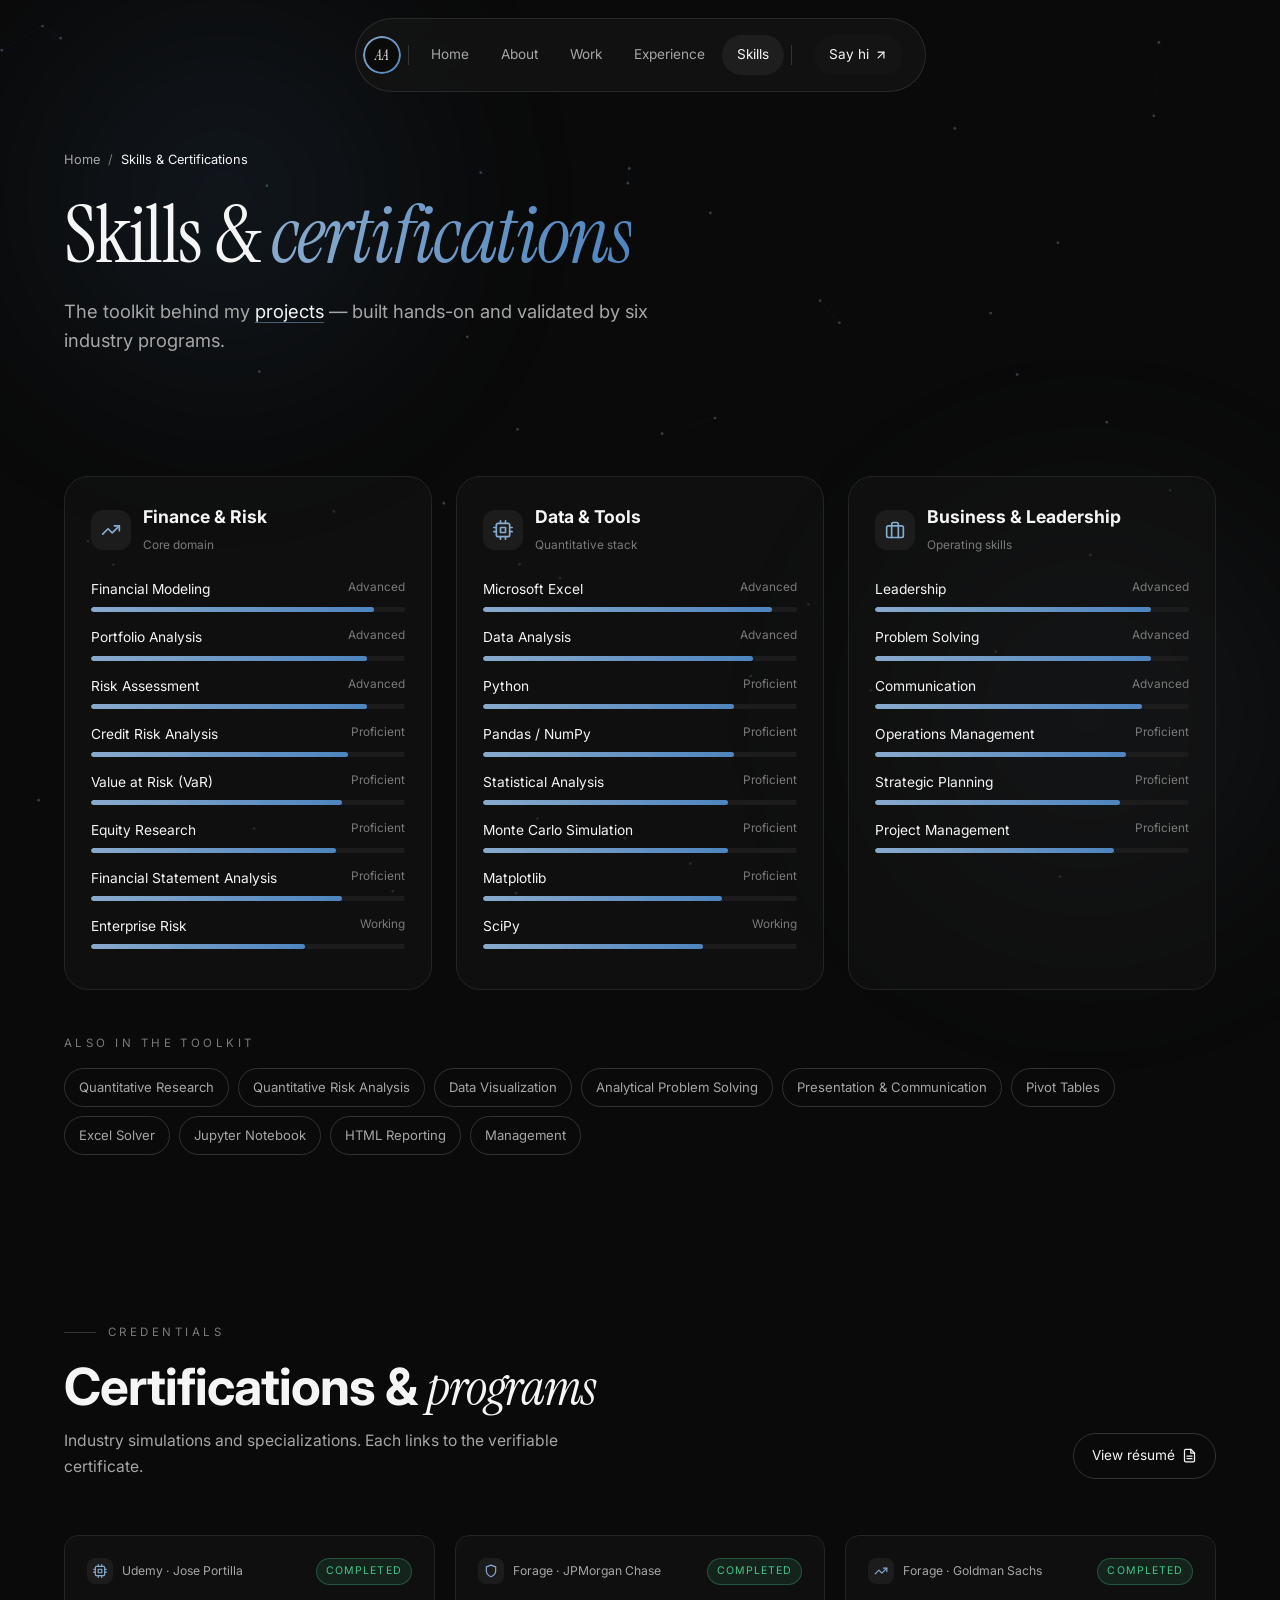
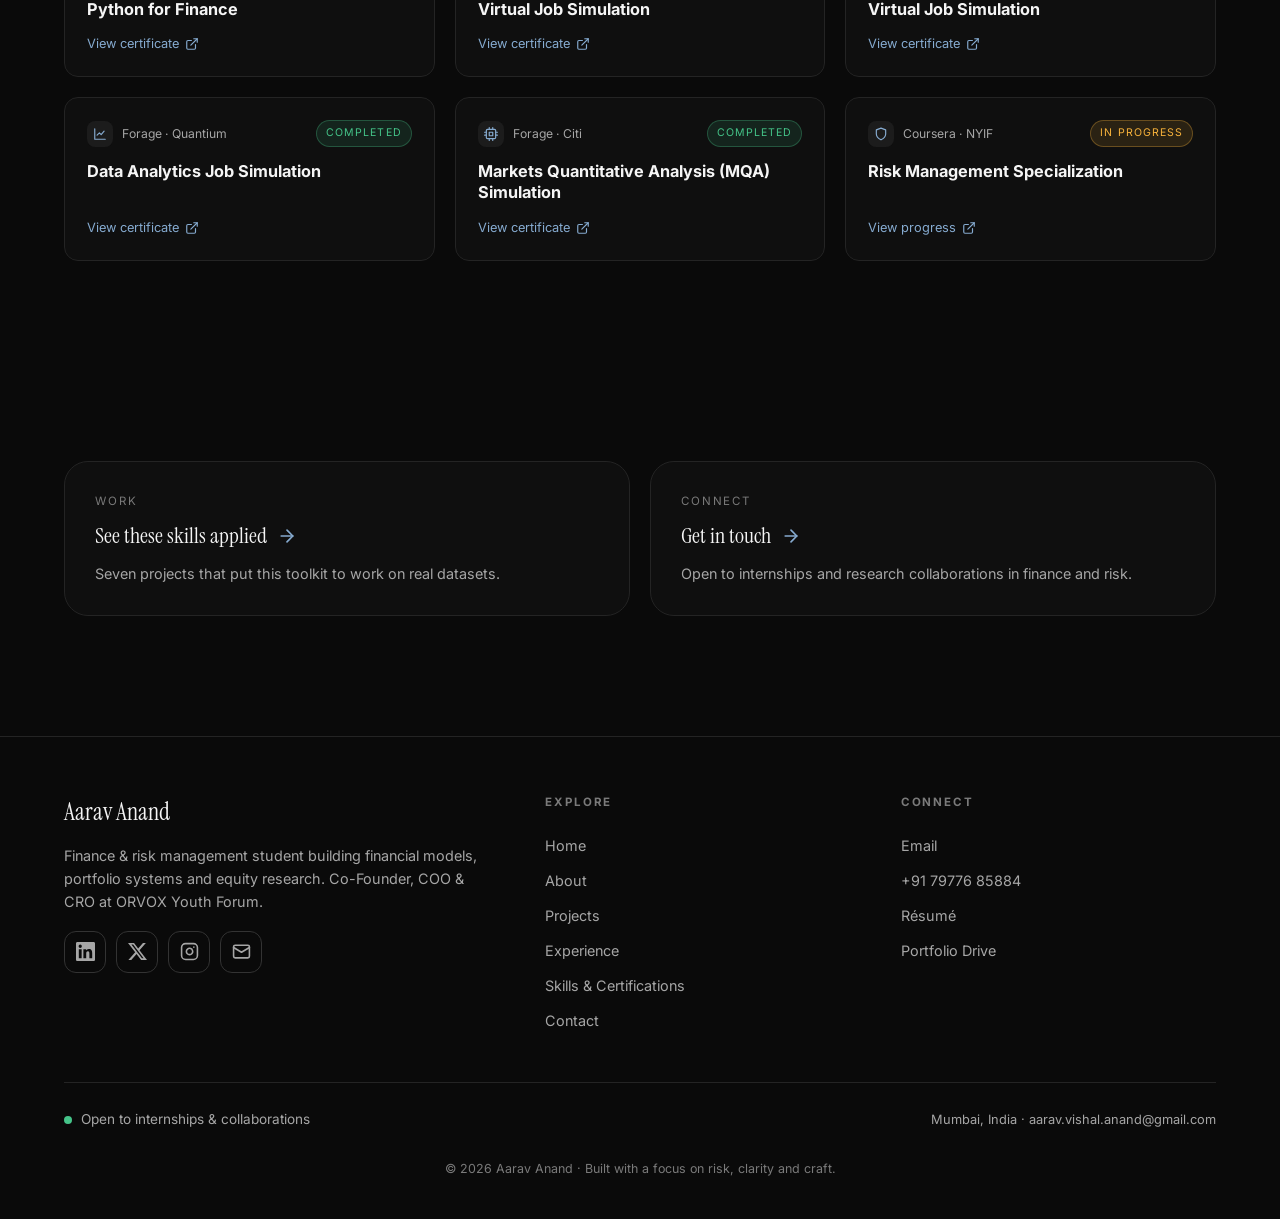
<file: skills.html>
<!doctype html>
<html lang="en">
<head>
  <meta charset="utf-8">
  <meta name="viewport" content="width=device-width, initial-scale=1">
  <meta name="theme-color" content="#0a0a0a">

  <title>Skills &amp; Certifications — Finance, Python &amp; Risk · Aarav Anand</title>
  <meta name="description" content="Aarav Anand's skills across finance &amp; risk, data &amp; tools and business &amp; leadership — financial modeling, VaR, Monte Carlo, Python, Pandas, Excel — plus six certifications from JPMorgan, Goldman Sachs, Citi, Quantium, Udemy and NYIF.">
  <meta name="author" content="Aarav Anand">
  <meta name="keywords" content="Aarav Anand skills, financial modeling, Value at Risk, Monte Carlo, Python finance, Pandas, NumPy, Excel, JPMorgan certification, Goldman Sachs simulation, Citi MQA, Quantium, NYIF risk management, Python for Finance">
  <link rel="canonical" href="https://aarav-anand-portfolio.vercel.app/skills.html">
  <meta name="robots" content="index, follow, max-image-preview:large, max-snippet:-1">

  <meta property="og:type" content="website">
  <meta property="og:site_name" content="Aarav Anand">
  <meta property="og:title" content="Skills &amp; Certifications — Aarav Anand">
  <meta property="og:description" content="Finance, data and leadership skills, plus six verified certifications from JPMorgan, Goldman Sachs, Citi, Quantium, Udemy and NYIF.">
  <meta property="og:url" content="https://aarav-anand-portfolio.vercel.app/skills.html">
  <meta property="og:image" content="https://aarav-anand-portfolio.vercel.app/og-image.png">
  <meta property="og:image:width" content="1200">
  <meta property="og:image:height" content="630">
  <meta property="og:image:alt" content="Aarav Anand — skills and certifications">
  <meta property="og:locale" content="en_US">

  <meta name="twitter:card" content="summary_large_image">
  <meta name="twitter:title" content="Skills &amp; Certifications — Aarav Anand">
  <meta name="twitter:description" content="Finance, data and leadership skills plus six verified industry certifications.">
  <meta name="twitter:image" content="https://aarav-anand-portfolio.vercel.app/og-image.png">
  <meta name="twitter:creator" content="@aarav84329">

  <link rel="icon" href="favicon.ico" sizes="any">
  <link rel="icon" type="image/svg+xml" href="assets/favicon.svg">
  <link rel="apple-touch-icon" href="assets/apple-touch-icon.png">
  <link rel="manifest" href="manifest.webmanifest">

  <link rel="preconnect" href="https://fonts.googleapis.com">
  <link rel="preconnect" href="https://fonts.gstatic.com" crossorigin="">
  <link href="https://fonts.googleapis.com/css2?family=Inter:wght@300;400;500;600;700&amp;family=Instrument+Serif:ital@0;1&amp;display=swap" rel="stylesheet">
  <link rel="stylesheet" href="assets/styles.css">

  <script type="application/ld+json">
  {
    "@context": "https://schema.org",
    "@graph": [
      {
        "@type": "WebPage",
        "@id": "https://aarav-anand-portfolio.vercel.app/skills.html#webpage",
        "url": "https://aarav-anand-portfolio.vercel.app/skills.html",
        "name": "Skills & Certifications — Aarav Anand",
        "isPartOf": { "@id": "https://aarav-anand-portfolio.vercel.app/#website" },
        "about": { "@id": "https://aarav-anand-portfolio.vercel.app/#person" }
      },
      {
        "@type": "BreadcrumbList",
        "itemListElement": [
          { "@type": "ListItem", "position": 1, "name": "Home", "item": "https://aarav-anand-portfolio.vercel.app/" },
          { "@type": "ListItem", "position": 2, "name": "Skills & Certifications", "item": "https://aarav-anand-portfolio.vercel.app/skills.html" }
        ]
      },
      {
        "@type": "ItemList",
        "name": "Certifications",
        "numberOfItems": 6,
        "itemListElement": [
          { "@type": "ListItem", "position": 1, "item": { "@type": "EducationalOccupationalCredential", "name": "Python for Finance", "credentialCategory": "certificate", "recognizedBy": { "@type": "Organization", "name": "Udemy" }, "url": "https://drive.google.com/file/d/1w998PC6kDegwW6SzIEBQaicQ4vnvSkMd/view?usp=drive_link" } },
          { "@type": "ListItem", "position": 2, "item": { "@type": "EducationalOccupationalCredential", "name": "JPMorgan Chase Virtual Job Simulation", "credentialCategory": "certificate", "recognizedBy": { "@type": "Organization", "name": "Forage / JPMorgan Chase" }, "url": "https://drive.google.com/file/d/1sfIz1rz3wrdv7D8drGbbryxop_XiJL96/view?usp=drive_link" } },
          { "@type": "ListItem", "position": 3, "item": { "@type": "EducationalOccupationalCredential", "name": "Goldman Sachs Virtual Job Simulation", "credentialCategory": "certificate", "recognizedBy": { "@type": "Organization", "name": "Forage / Goldman Sachs" }, "url": "https://drive.google.com/file/d/1xyTG09RQuYn3EWiZXgRZJzEyNYiUfto-/view?usp=drive_link" } },
          { "@type": "ListItem", "position": 4, "item": { "@type": "EducationalOccupationalCredential", "name": "Quantium Data Analytics Job Simulation", "credentialCategory": "certificate", "recognizedBy": { "@type": "Organization", "name": "Forage / Quantium" }, "url": "https://drive.google.com/file/d/1jyCINPY3IG-BtEPnXmICCHRpxwBy9Nsh/view?usp=drive_link" } },
          { "@type": "ListItem", "position": 5, "item": { "@type": "EducationalOccupationalCredential", "name": "Citi Markets Quantitative Analysis (MQA) Job Simulation", "credentialCategory": "certificate", "recognizedBy": { "@type": "Organization", "name": "Forage / Citi" }, "url": "https://drive.google.com/file/d/1yvQCdR7aVDqzips2MLXbaxM5ZmtOnaXy/view?usp=drive_link" } },
          { "@type": "ListItem", "position": 6, "item": { "@type": "EducationalOccupationalCredential", "name": "Risk Management Specialization (In Progress)", "credentialCategory": "certificate", "recognizedBy": { "@type": "Organization", "name": "Coursera / New York Institute of Finance" }, "url": "https://drive.google.com/file/d/1y9RccqZZ73vYeQ-LBFj_7kEZoACPXeQ1/view?usp=drive_link" } }
        ]
      }
    ]
  }
  </script>
</head>
<body data-page="skills">
  <a class="skip-link" href="#main">Skip to content</a>

  <div class="bg-glow one" aria-hidden="true"></div>
  <div class="bg-glow two" aria-hidden="true"></div>
  <canvas id="bg-canvas" aria-hidden="true"></canvas>

  <nav class="navbar" aria-label="Primary">
    <div class="nav-pill" id="navPill">
      <a class="logo" href="index.html" aria-label="Aarav Anand — home"><span class="font-display italic">AA</span></a>
      <span class="nav-divider nav-collapsible"></span>
      <a class="nav-link nav-collapsible" href="index.html">Home</a>
      <a class="nav-link" href="about.html">About</a>
      <a class="nav-link" href="projects.html">Work</a>
      <a class="nav-link nav-collapsible" href="experience.html">Experience</a>
      <a class="nav-link nav-collapsible active" href="skills.html" aria-current="page">Skills</a>
      <span class="nav-divider"></span>
      <a class="say-hi" href="contact.html"><span class="ring"></span><span class="inner">Say hi <svg width="14" height="14"><use href="assets/sprite.svg#i-arrow"/></svg></span></a>
    </div>
  </nav>

  <main id="main">
    <header class="page-hero">
      <div class="container">
        <nav class="breadcrumb" aria-label="Breadcrumb">
          <a href="index.html">Home</a><span class="sep">/</span><span aria-current="page">Skills &amp; Certifications</span>
        </nav>
        <h1 class="font-display">Skills &amp; <span class="italic accent-text">certifications</span></h1>
        <p class="lede">The toolkit behind my <a href="projects.html" style="color:hsl(var(--text));border-bottom:1px solid hsl(var(--accent)/0.5)">projects</a> — built hands-on and validated by six industry programs.</p>
      </div>
    </header>

    <section class="block tight" aria-label="Skills">
      <div class="container">
        <div class="skills-grid">
          <div class="skill-card reveal">
            <div class="sc-head"><span class="sc-ic"><svg><use href="assets/sprite.svg#i-trending"/></svg></span><div><h2 style="font-size:1.1rem">Finance &amp; Risk</h2><span class="sc-sub">Core domain</span></div></div>
            <div class="skill"><div class="sk-top"><span>Financial Modeling</span><span class="lvl">Advanced</span></div><div class="bar"><i style="--w:90%"></i></div></div>
            <div class="skill"><div class="sk-top"><span>Portfolio Analysis</span><span class="lvl">Advanced</span></div><div class="bar"><i style="--w:88%"></i></div></div>
            <div class="skill"><div class="sk-top"><span>Risk Assessment</span><span class="lvl">Advanced</span></div><div class="bar"><i style="--w:88%"></i></div></div>
            <div class="skill"><div class="sk-top"><span>Credit Risk Analysis</span><span class="lvl">Proficient</span></div><div class="bar"><i style="--w:82%"></i></div></div>
            <div class="skill"><div class="sk-top"><span>Value at Risk (VaR)</span><span class="lvl">Proficient</span></div><div class="bar"><i style="--w:80%"></i></div></div>
            <div class="skill"><div class="sk-top"><span>Equity Research</span><span class="lvl">Proficient</span></div><div class="bar"><i style="--w:78%"></i></div></div>
            <div class="skill"><div class="sk-top"><span>Financial Statement Analysis</span><span class="lvl">Proficient</span></div><div class="bar"><i style="--w:80%"></i></div></div>
            <div class="skill"><div class="sk-top"><span>Enterprise Risk</span><span class="lvl">Working</span></div><div class="bar"><i style="--w:68%"></i></div></div>
          </div>
          <div class="skill-card reveal" data-delay="1">
            <div class="sc-head"><span class="sc-ic"><svg><use href="assets/sprite.svg#i-cpu"/></svg></span><div><h2 style="font-size:1.1rem">Data &amp; Tools</h2><span class="sc-sub">Quantitative stack</span></div></div>
            <div class="skill"><div class="sk-top"><span>Microsoft Excel</span><span class="lvl">Advanced</span></div><div class="bar"><i style="--w:92%"></i></div></div>
            <div class="skill"><div class="sk-top"><span>Data Analysis</span><span class="lvl">Advanced</span></div><div class="bar"><i style="--w:86%"></i></div></div>
            <div class="skill"><div class="sk-top"><span>Python</span><span class="lvl">Proficient</span></div><div class="bar"><i style="--w:80%"></i></div></div>
            <div class="skill"><div class="sk-top"><span>Pandas / NumPy</span><span class="lvl">Proficient</span></div><div class="bar"><i style="--w:80%"></i></div></div>
            <div class="skill"><div class="sk-top"><span>Statistical Analysis</span><span class="lvl">Proficient</span></div><div class="bar"><i style="--w:78%"></i></div></div>
            <div class="skill"><div class="sk-top"><span>Monte Carlo Simulation</span><span class="lvl">Proficient</span></div><div class="bar"><i style="--w:78%"></i></div></div>
            <div class="skill"><div class="sk-top"><span>Matplotlib</span><span class="lvl">Proficient</span></div><div class="bar"><i style="--w:76%"></i></div></div>
            <div class="skill"><div class="sk-top"><span>SciPy</span><span class="lvl">Working</span></div><div class="bar"><i style="--w:70%"></i></div></div>
          </div>
          <div class="skill-card reveal" data-delay="2">
            <div class="sc-head"><span class="sc-ic"><svg><use href="assets/sprite.svg#i-briefcase"/></svg></span><div><h2 style="font-size:1.1rem">Business &amp; Leadership</h2><span class="sc-sub">Operating skills</span></div></div>
            <div class="skill"><div class="sk-top"><span>Leadership</span><span class="lvl">Advanced</span></div><div class="bar"><i style="--w:88%"></i></div></div>
            <div class="skill"><div class="sk-top"><span>Problem Solving</span><span class="lvl">Advanced</span></div><div class="bar"><i style="--w:88%"></i></div></div>
            <div class="skill"><div class="sk-top"><span>Communication</span><span class="lvl">Advanced</span></div><div class="bar"><i style="--w:85%"></i></div></div>
            <div class="skill"><div class="sk-top"><span>Operations Management</span><span class="lvl">Proficient</span></div><div class="bar"><i style="--w:80%"></i></div></div>
            <div class="skill"><div class="sk-top"><span>Strategic Planning</span><span class="lvl">Proficient</span></div><div class="bar"><i style="--w:78%"></i></div></div>
            <div class="skill"><div class="sk-top"><span>Project Management</span><span class="lvl">Proficient</span></div><div class="bar"><i style="--w:76%"></i></div></div>
          </div>
        </div>
        <div class="extra-skills reveal">
          <span class="eyebrow">Also in the toolkit</span>
          <div class="chip-cloud">
            <span class="chip">Quantitative Research</span><span class="chip">Quantitative Risk Analysis</span><span class="chip">Data Visualization</span><span class="chip">Analytical Problem Solving</span><span class="chip">Presentation &amp; Communication</span><span class="chip">Pivot Tables</span><span class="chip">Excel Solver</span><span class="chip">Jupyter Notebook</span><span class="chip">HTML Reporting</span><span class="chip">Management</span>
          </div>
        </div>
      </div>
    </section>

    <section class="block tight" id="certifications" aria-label="Certifications">
      <div class="container">
        <div class="sec-head reveal">
          <div>
            <span class="line"><i class="bar"></i><span class="eyebrow">Credentials</span></span>
            <h2>Certifications &amp; <span class="font-display italic">programs</span></h2>
            <p>Industry simulations and specializations. Each links to the verifiable certificate.</p>
          </div>
          <a class="pill-link" href="https://docs.google.com/document/d/1LqpxFSy0rPGh9nCoXXqc6Lo5pvByXTGy/edit?usp=sharing&amp;ouid=103177178854069169573&amp;rtpof=true&amp;sd=true" target="_blank" rel="noopener noreferrer">View résumé <svg><use href="assets/sprite.svg#i-doc"/></svg></a>
        </div>
        <div class="cert-grid">
          <article class="cert reveal">
            <div class="cert-top"><span class="cert-issuer"><span class="dot"><svg><use href="assets/sprite.svg#i-cpu"/></svg></span>Udemy · Jose Portilla</span><span class="cert-status done">Completed</span></div>
            <h3>Python for Finance</h3>
            <a class="cert-link" href="https://drive.google.com/file/d/1w998PC6kDegwW6SzIEBQaicQ4vnvSkMd/view?usp=drive_link" target="_blank" rel="noopener noreferrer">View certificate <svg><use href="assets/sprite.svg#i-ext"/></svg></a>
          </article>
          <article class="cert reveal" data-delay="1">
            <div class="cert-top"><span class="cert-issuer"><span class="dot"><svg><use href="assets/sprite.svg#i-shield"/></svg></span>Forage · JPMorgan Chase</span><span class="cert-status done">Completed</span></div>
            <h3>Virtual Job Simulation</h3>
            <a class="cert-link" href="https://drive.google.com/file/d/1sfIz1rz3wrdv7D8drGbbryxop_XiJL96/view?usp=drive_link" target="_blank" rel="noopener noreferrer">View certificate <svg><use href="assets/sprite.svg#i-ext"/></svg></a>
          </article>
          <article class="cert reveal" data-delay="2">
            <div class="cert-top"><span class="cert-issuer"><span class="dot"><svg><use href="assets/sprite.svg#i-trending"/></svg></span>Forage · Goldman Sachs</span><span class="cert-status done">Completed</span></div>
            <h3>Virtual Job Simulation</h3>
            <a class="cert-link" href="https://drive.google.com/file/d/1xyTG09RQuYn3EWiZXgRZJzEyNYiUfto-/view?usp=drive_link" target="_blank" rel="noopener noreferrer">View certificate <svg><use href="assets/sprite.svg#i-ext"/></svg></a>
          </article>
          <article class="cert reveal">
            <div class="cert-top"><span class="cert-issuer"><span class="dot"><svg><use href="assets/sprite.svg#i-chart"/></svg></span>Forage · Quantium</span><span class="cert-status done">Completed</span></div>
            <h3>Data Analytics Job Simulation</h3>
            <a class="cert-link" href="https://drive.google.com/file/d/1jyCINPY3IG-BtEPnXmICCHRpxwBy9Nsh/view?usp=drive_link" target="_blank" rel="noopener noreferrer">View certificate <svg><use href="assets/sprite.svg#i-ext"/></svg></a>
          </article>
          <article class="cert reveal" data-delay="1">
            <div class="cert-top"><span class="cert-issuer"><span class="dot"><svg><use href="assets/sprite.svg#i-cpu"/></svg></span>Forage · Citi</span><span class="cert-status done">Completed</span></div>
            <h3>Markets Quantitative Analysis (MQA) Simulation</h3>
            <a class="cert-link" href="https://drive.google.com/file/d/1yvQCdR7aVDqzips2MLXbaxM5ZmtOnaXy/view?usp=drive_link" target="_blank" rel="noopener noreferrer">View certificate <svg><use href="assets/sprite.svg#i-ext"/></svg></a>
          </article>
          <article class="cert reveal" data-delay="2">
            <div class="cert-top"><span class="cert-issuer"><span class="dot"><svg><use href="assets/sprite.svg#i-shield"/></svg></span>Coursera · NYIF</span><span class="cert-status prog">In Progress</span></div>
            <h3>Risk Management Specialization</h3>
            <a class="cert-link" href="https://drive.google.com/file/d/1y9RccqZZ73vYeQ-LBFj_7kEZoACPXeQ1/view?usp=drive_link" target="_blank" rel="noopener noreferrer">View progress <svg><use href="assets/sprite.svg#i-ext"/></svg></a>
          </article>
        </div>
      </div>
    </section>

    <section class="block" aria-label="Next">
      <div class="container">
        <div class="next-cta">
          <a class="next-card reveal" href="projects.html"><span class="nc-eye">Work</span><span class="nc-title font-display">See these skills applied <svg><use href="assets/sprite.svg#i-arrow-right"/></svg></span><p>Seven projects that put this toolkit to work on real datasets.</p></a>
          <a class="next-card reveal" data-delay="1" href="contact.html"><span class="nc-eye">Connect</span><span class="nc-title font-display">Get in touch <svg><use href="assets/sprite.svg#i-arrow-right"/></svg></span><p>Open to internships and research collaborations in finance and risk.</p></a>
        </div>
      </div>
    </section>
  </main>

  <footer class="site-footer">
    <div class="container">
      <div class="footer-top">
        <div class="footer-brand">
          <div class="fb-name font-display">Aarav Anand</div>
          <p>Finance &amp; risk management student building financial models, portfolio systems and equity research. Co-Founder, COO &amp; CRO at ORVOX Youth Forum.</p>
          <div class="socials" style="margin-top:18px">
            <a href="http://www.linkedin.com/in/aarav-anand84" target="_blank" rel="noopener noreferrer" aria-label="LinkedIn"><svg><use href="assets/sprite.svg#i-linkedin"/></svg></a>
            <a href="https://x.com/aarav84329" target="_blank" rel="noopener noreferrer" aria-label="X (Twitter)"><svg><use href="assets/sprite.svg#i-x"/></svg></a>
            <a href="https://www.instagram.com/aarav84329/" target="_blank" rel="noopener noreferrer" aria-label="Instagram"><svg><use href="assets/sprite.svg#i-instagram"/></svg></a>
            <a href="mailto:aarav.vishal.anand@gmail.com" aria-label="Email"><svg><use href="assets/sprite.svg#i-mail"/></svg></a>
          </div>
        </div>
        <nav class="footer-col" aria-label="Footer">
          <h4>Explore</h4>
          <a href="index.html">Home</a><a href="about.html">About</a><a href="projects.html">Projects</a><a href="experience.html">Experience</a><a href="skills.html">Skills &amp; Certifications</a><a href="contact.html">Contact</a>
        </nav>
        <div class="footer-col">
          <h4>Connect</h4>
          <a href="mailto:aarav.vishal.anand@gmail.com">Email</a>
          <a href="tel:+917977685884">+91 79776 85884</a>
          <a href="https://docs.google.com/document/d/1LqpxFSy0rPGh9nCoXXqc6Lo5pvByXTGy/edit?usp=sharing&amp;ouid=103177178854069169573&amp;rtpof=true&amp;sd=true" target="_blank" rel="noopener noreferrer">Résumé</a>
          <a href="https://drive.google.com/drive/folders/1hFkDQS0R5gh1Fw5vfCUStxI2azGrAgSO?usp=sharing" target="_blank" rel="noopener noreferrer">Portfolio Drive</a>
        </div>
      </div>
      <div class="footer-bar">
        <div class="avail"><span class="dot"></span>Open to internships &amp; collaborations</div>
        <div class="muted" style="font-size:0.8rem">Mumbai, India · aarav.vishal.anand@gmail.com</div>
      </div>
      <p class="colophon">© <span id="year">2026</span> Aarav Anand · Built with a focus on risk, clarity and craft.</p>
    </div>
  </footer>

  <script src="assets/main.js" defer></script>
</body>
</html>
</file>
<file: assets/styles.css>
/* ════════════════════════════════════════════════
   Aarav Anand — Portfolio Design System
   Shared across all pages
   ════════════════════════════════════════════════ */

:root {
  --bg: 0 0% 4%;
  --bg-2: 0 0% 6%;
  --surface: 0 0% 8%;
  --surface-2: 0 0% 11%;
  --text: 0 0% 96%;
  --muted: 0 0% 65%;
  --faint: 0 0% 48%;
  --stroke: 0 0% 14%;
  --stroke-2: 0 0% 20%;
  --accent: 210 44% 67%;
  --accent-2: 212 42% 53%;
  --pos: 152 52% 52%;
  --warn: 38 92% 60%;
  --radius: 24px;
  --radius-sm: 14px;
  --maxw: 1200px;
  --ease-out: cubic-bezier(0.23, 1, 0.32, 1);
  --ease-in-out: cubic-bezier(0.77, 0, 0.175, 1);
}

* { box-sizing: border-box; margin: 0; padding: 0; }
html { scroll-behavior: smooth; }
@media (prefers-reduced-motion: reduce) { html { scroll-behavior: auto; } }

body {
  font-family: 'Inter', -apple-system, system-ui, sans-serif;
  background: hsl(var(--bg));
  color: hsl(var(--text));
  -webkit-font-smoothing: antialiased;
  text-rendering: optimizeLegibility;
  overflow-x: hidden;
  line-height: 1.6;
}
img, svg, video { display: block; }
button, a { font: inherit; color: inherit; cursor: pointer; text-decoration: none; }
ul { list-style: none; }
:focus-visible { outline: 2px solid hsl(var(--accent)); outline-offset: 3px; border-radius: 6px; }

.font-display { font-family: 'Instrument Serif', Georgia, serif; font-weight: 400; }
.italic { font-style: italic; }
.muted { color: hsl(var(--muted)); }
.eyebrow { font-size: 0.72rem; color: hsl(var(--faint)); text-transform: uppercase; letter-spacing: 0.3em; }
.container { max-width: var(--maxw); margin: 0 auto; padding: 0 24px; }
.accent-text { background: linear-gradient(90deg, #89AACC, #4E85BF); -webkit-background-clip: text; background-clip: text; color: transparent; }
.accent-gradient { background: linear-gradient(90deg, #89AACC 0%, #4E85BF 100%); }
.sr-only { position: absolute; width: 1px; height: 1px; padding: 0; margin: -1px; overflow: hidden; clip: rect(0,0,0,0); white-space: nowrap; border: 0; }

.skip-link { position: absolute; left: 16px; top: -60px; z-index: 10000; background: hsl(var(--surface)); border: 1px solid hsl(var(--stroke-2)); padding: 10px 18px; border-radius: 999px; transition: top 0.2s var(--ease-out); }
.skip-link:focus { top: 16px; }

/* ── keyframes ── */
@keyframes scroll-down { 0% { transform: translateY(-100%); } 100% { transform: translateY(200%); } }
@keyframes role-fade-in { from { opacity: 0; transform: translateY(8px); } to { opacity: 1; transform: translateY(0); } }
@keyframes pulse-dot { 0%,100% { opacity: 1; transform: scale(1); } 50% { opacity: 0.4; transform: scale(0.7); } }
@keyframes float-up { from { opacity: 0; transform: translateY(20px); } to { opacity: 1; transform: translateY(0); } }

/* ── background ── */
#bg-canvas { position: fixed; inset: 0; z-index: 0; pointer-events: none; opacity: 0.55; }
.bg-glow { position: fixed; z-index: 0; pointer-events: none; filter: blur(90px); opacity: 0.5; }
.bg-glow.one { top: -10%; left: -5%; width: 45vw; height: 45vw; background: radial-gradient(circle, rgba(78,133,191,0.30), transparent 65%); }
.bg-glow.two { bottom: -15%; right: -10%; width: 50vw; height: 50vw; background: radial-gradient(circle, rgba(137,170,204,0.20), transparent 65%); }

/* ── loader ── */
#loader { position: fixed; inset: 0; z-index: 9999; background: hsl(var(--bg)); transition: opacity 0.6s ease; }
#loader.done { opacity: 0; pointer-events: none; }
.loader-label { position: absolute; top: 32px; left: 32px; }
.loader-words { position: absolute; inset: 0; display: grid; place-items: center; }
.loader-words span { position: absolute; font-size: clamp(2.2rem, 7vw, 4.5rem); color: hsl(var(--text) / 0.85); opacity: 0; }
.loader-count { position: absolute; bottom: 40px; right: 36px; font-size: clamp(4rem, 14vw, 9rem); line-height: 1; font-variant-numeric: tabular-nums; }
.loader-bar { position: absolute; left: 0; right: 0; bottom: 0; height: 3px; background: hsl(var(--stroke) / 0.6); }
.loader-bar > div { height: 100%; transform-origin: left; transform: scaleX(0); box-shadow: 0 0 8px rgba(137,170,204,0.45); }

/* ── nav ── */
.navbar { position: fixed; top: 0; left: 0; right: 0; z-index: 50; display: flex; justify-content: center; padding: 18px 16px; }
.nav-pill { display: inline-flex; align-items: center; gap: 2px; border-radius: 999px; backdrop-filter: blur(14px); -webkit-backdrop-filter: blur(14px); border: 1px solid rgba(255,255,255,0.10); background: hsl(var(--surface) / 0.82); padding: 7px; transition: box-shadow 0.4s ease, background 0.4s ease; max-width: calc(100vw - 32px); }
.nav-pill.scrolled { box-shadow: 0 10px 30px rgba(0,0,0,0.5); background: hsl(var(--surface) / 0.95); }
.logo { position: relative; width: 38px; height: 38px; border-radius: 50%; display: grid; place-items: center; transition: transform 0.3s var(--ease-out); flex: 0 0 auto; }
.logo::before { content: ''; position: absolute; inset: 0; border-radius: 50%; padding: 2px; background: linear-gradient(135deg, #89AACC, #4E85BF); -webkit-mask: linear-gradient(#000 0 0) content-box, linear-gradient(#000 0 0); -webkit-mask-composite: xor; mask-composite: exclude; transition: transform 0.6s var(--ease-out); }
.logo span { position: relative; z-index: 1; width: 32px; height: 32px; border-radius: 50%; background: hsl(var(--bg)); display: grid; place-items: center; font-size: 15px; }
.nav-divider { width: 1px; height: 20px; background: hsl(var(--stroke-2)); margin: 0 5px; flex: 0 0 auto; }
.nav-link, .say-hi { font-size: 0.85rem; border-radius: 999px; padding: 9px 15px; transition: color 0.25s var(--ease-out), background 0.25s var(--ease-out); white-space: nowrap; }
.nav-link.active { color: hsl(var(--text)); background: hsl(var(--stroke) / 0.7); }
.nav-link:not(.active) { color: hsl(var(--muted)); }
.say-hi { position: relative; display: inline-flex; align-items: center; gap: 5px; flex: 0 0 auto; }
.say-hi .ring { position: absolute; inset: -2px; border-radius: 999px; opacity: 0; background: linear-gradient(90deg, #89AACC, #4E85BF); transition: opacity 0.3s ease; }
.say-hi .inner { position: relative; z-index: 1; display: inline-flex; align-items: center; gap: 5px; background: hsl(var(--surface)); border-radius: 999px; padding: 9px 15px; }
@media (hover: hover) {
  .logo:hover { transform: scale(1.08); }
  .logo:hover::before { transform: rotate(180deg); }
  .nav-link:not(.active):hover { color: hsl(var(--text)); background: hsl(var(--stroke) / 0.5); }
  .say-hi:hover .ring { opacity: 1; }
}
.nav-link:active, .say-hi:active { transform: scale(0.97); }
@media (max-width: 820px) { .nav-collapsible { display: none; } }

/* ── buttons ── */
.btn { position: relative; border-radius: 999px; font-size: 0.92rem; padding: 14px 26px; transition: transform 0.18s var(--ease-out), box-shadow 0.3s var(--ease-out), background 0.3s var(--ease-out); display: inline-flex; align-items: center; gap: 8px; min-height: 48px; }
.btn svg { width: 17px; height: 17px; }
.btn-solid { background: hsl(var(--text)); color: hsl(var(--bg)); font-weight: 500; }
.btn-outline { border: 1px solid hsl(var(--stroke-2)); background: hsl(var(--surface) / 0.5); color: hsl(var(--text)); }
.btn-accent { background: linear-gradient(90deg, #89AACC, #4E85BF); color: #07111c; font-weight: 600; }
@media (hover: hover) {
  .btn-solid:hover { box-shadow: 0 10px 30px rgba(245,245,245,0.18); transform: translateY(-2px); }
  .btn-outline:hover { background: hsl(var(--surface-2)); transform: translateY(-2px); }
  .btn-accent:hover { box-shadow: 0 10px 30px rgba(78,133,191,0.35); transform: translateY(-2px); }
}
.btn:active { transform: scale(0.97); }

.pill-link { position: relative; display: inline-flex; align-items: center; gap: 7px; border-radius: 999px; padding: 11px 18px; font-size: 0.85rem; border: 1px solid hsl(var(--stroke-2)); white-space: nowrap; transition: transform 0.18s var(--ease-out), background 0.25s var(--ease-out), border-color 0.25s var(--ease-out); }
.pill-link svg { width: 15px; height: 15px; }
@media (hover: hover) { .pill-link:hover { background: hsl(var(--surface-2)); border-color: hsl(var(--accent) / 0.5); transform: translateY(-1px); } }
.pill-link:active { transform: scale(0.97); }

/* ── reveal ── */
.reveal { opacity: 0; transform: translateY(28px); transition: opacity 0.9s var(--ease-out), transform 0.9s var(--ease-out); }
.reveal.in { opacity: 1; transform: none; }
.reveal[data-delay="1"] { transition-delay: 0.06s; }
.reveal[data-delay="2"] { transition-delay: 0.12s; }
.reveal[data-delay="3"] { transition-delay: 0.18s; }
.reveal[data-delay="4"] { transition-delay: 0.24s; }
.reveal[data-delay="5"] { transition-delay: 0.30s; }

/* ── layout blocks ── */
main { position: relative; z-index: 2; }
section[id] { scroll-margin-top: 90px; }
.block { padding: clamp(64px, 10vw, 120px) 0; position: relative; }
.block.tight { padding: clamp(48px, 7vw, 80px) 0; }

.sec-head { display: flex; justify-content: space-between; align-items: flex-end; gap: 24px; margin-bottom: 56px; flex-wrap: wrap; }
.sec-head .line { display: inline-flex; align-items: center; gap: 12px; margin-bottom: 18px; }
.sec-head .line .bar { width: 32px; height: 1px; background: hsl(var(--stroke-2)); }
.sec-head h2 { font-size: clamp(2rem, 5vw, 3.2rem); line-height: 1.05; letter-spacing: -0.02em; }
.sec-head p { color: hsl(var(--muted)); font-size: 0.98rem; max-width: 34rem; margin-top: 14px; }

/* ── page hero (inner pages) ── */
.page-hero { position: relative; padding: 150px 0 40px; }
.breadcrumb { display: flex; align-items: center; gap: 8px; font-size: 0.8rem; color: hsl(var(--muted)); margin-bottom: 26px; flex-wrap: wrap; }
.breadcrumb a { color: hsl(var(--muted)); transition: color 0.2s; }
.breadcrumb a:hover { color: hsl(var(--text)); }
.breadcrumb .sep { color: hsl(var(--faint)); }
.breadcrumb [aria-current] { color: hsl(var(--text)); }
.page-hero h1 { font-size: clamp(2.6rem, 7vw, 5rem); line-height: 0.98; letter-spacing: -0.02em; }
.page-hero .lede { color: hsl(var(--muted)); font-size: clamp(1rem, 1.6vw, 1.15rem); max-width: 40rem; margin-top: 22px; }

/* ── home split hero ── */
.hero { position: relative; min-height: 100vh; display: flex; align-items: center; overflow: hidden; padding: 120px 0 80px; }
.hero .bottom-fade { position: absolute; left: 0; right: 0; bottom: 0; height: 180px; background: linear-gradient(to top, hsl(var(--bg)), transparent); z-index: 1; pointer-events: none; }
.hero-grid { position: relative; z-index: 10; display: grid; grid-template-columns: 1.1fr 0.9fr; gap: 56px; align-items: center; width: 100%; }
.hero-eyebrow { display: inline-flex; align-items: center; gap: 10px; margin-bottom: 26px; opacity: 0; animation: float-up 0.7s var(--ease-out) 0.1s forwards; }
.hero-eyebrow .pip { width: 6px; height: 6px; border-radius: 50%; background: hsl(var(--pos)); box-shadow: 0 0 10px hsl(var(--pos)); }
.hero-name { font-size: clamp(3rem, 8vw, 6.5rem); line-height: 0.92; letter-spacing: -0.02em; margin-bottom: 20px; opacity: 0; animation: float-up 0.8s var(--ease-out) 0.18s forwards; }
.hero-role { font-size: clamp(1.05rem, 2.2vw, 1.5rem); margin-bottom: 10px; opacity: 0; animation: float-up 0.8s var(--ease-out) 0.28s forwards; }
.hero-role .role-word { display: inline-block; min-width: 1ch; }
.hero-role .role-word.anim { animation: role-fade-in 0.4s var(--ease-out); }
.hero-desc { font-size: clamp(0.95rem, 1.4vw, 1.05rem); max-width: 34rem; margin: 18px 0 38px; color: hsl(var(--muted)); opacity: 0; animation: float-up 0.8s var(--ease-out) 0.38s forwards; }
.cta-row { display: inline-flex; gap: 14px; flex-wrap: wrap; opacity: 0; animation: float-up 0.8s var(--ease-out) 0.48s forwards; }

.hero-portrait { position: relative; opacity: 0; animation: float-up 0.9s var(--ease-out) 0.34s forwards; justify-self: end; width: 100%; max-width: 400px; }
.hero-portrait .frame { position: relative; border-radius: 28px; overflow: hidden; border: 1px solid hsl(var(--stroke-2)); background: hsl(var(--surface)); box-shadow: 0 40px 90px -30px rgba(0,0,0,0.85); }
.hero-portrait .frame::after { content: ''; position: absolute; inset: 0; background: linear-gradient(180deg, transparent 55%, hsl(var(--bg) / 0.5)); pointer-events: none; }
.hero-portrait img { width: 100%; height: auto; aspect-ratio: 851/1280; object-fit: cover; }
.hero-portrait .ring-accent { position: absolute; inset: -1px; border-radius: 28px; padding: 1px; background: linear-gradient(160deg, hsl(var(--accent) / 0.6), transparent 40%); -webkit-mask: linear-gradient(#000 0 0) content-box, linear-gradient(#000 0 0); -webkit-mask-composite: xor; mask-composite: exclude; pointer-events: none; }
.hero-portrait .badge { position: absolute; left: -14px; bottom: 22px; z-index: 3; display: inline-flex; align-items: center; gap: 9px; background: hsl(var(--surface) / 0.95); backdrop-filter: blur(10px); border: 1px solid hsl(var(--stroke-2)); border-radius: 14px; padding: 11px 15px; box-shadow: 0 14px 34px rgba(0,0,0,0.5); }
.hero-portrait .badge .bd { width: 9px; height: 9px; border-radius: 50%; background: hsl(var(--pos)); animation: pulse-dot 2s ease-in-out infinite; flex: 0 0 auto; }
.hero-portrait .badge .bt { font-size: 0.74rem; line-height: 1.3; }
.hero-portrait .badge .bt b { font-weight: 600; }
.hero-portrait .badge .bt span { color: hsl(var(--muted)); }

.scroll-ind { position: absolute; bottom: 26px; left: 50%; transform: translateX(-50%); z-index: 10; text-align: center; }
.scroll-ind .lbl { font-size: 0.68rem; letter-spacing: 0.22em; color: hsl(var(--faint)); text-transform: uppercase; display: block; margin-bottom: 12px; }
.scroll-ind .track { width: 1px; height: 40px; background: hsl(var(--stroke-2)); margin: 0 auto; overflow: hidden; position: relative; }
.scroll-ind .track > i { display: block; width: 1px; height: 100%; background: hsl(var(--text)); animation: scroll-down 1.6s ease-in-out infinite; }

/* ── about ── */
.about-grid { display: grid; grid-template-columns: 1.55fr 1fr; gap: 56px; align-items: start; }
.about-lead { font-size: clamp(1.3rem, 2.6vw, 1.9rem); line-height: 1.4; letter-spacing: -0.01em; }
.about-body { color: hsl(var(--muted)); margin-top: 24px; font-size: 1rem; max-width: 42rem; }
.about-body p + p { margin-top: 16px; }
.about-body a { color: hsl(var(--text)); border-bottom: 1px solid hsl(var(--accent) / 0.5); transition: border-color 0.25s; }
@media (hover: hover) { .about-body a:hover { border-color: hsl(var(--accent)); } }
.about-card { background: hsl(var(--surface) / 0.5); border: 1px solid hsl(var(--stroke)); border-radius: var(--radius); padding: 26px; backdrop-filter: blur(8px); }
.about-card h3 { font-size: 0.78rem; text-transform: uppercase; letter-spacing: 0.18em; color: hsl(var(--faint)); margin-bottom: 18px; }
.fact { display: flex; align-items: flex-start; gap: 13px; padding: 13px 0; border-top: 1px solid hsl(var(--stroke)); }
.fact:first-of-type { border-top: 0; }
.fact .ic { width: 34px; height: 34px; border-radius: 10px; background: hsl(var(--surface-2)); display: grid; place-items: center; flex: 0 0 auto; color: hsl(var(--accent)); }
.fact .ic svg { width: 17px; height: 17px; }
.fact .ft { font-size: 0.7rem; text-transform: uppercase; letter-spacing: 0.12em; color: hsl(var(--faint)); }
.fact .fv { font-size: 0.95rem; margin-top: 2px; }
.fact .fv a { color: hsl(var(--text)); border-bottom: 1px solid hsl(var(--accent) / 0.5); }
.focus-tags { display: flex; flex-wrap: wrap; gap: 8px; margin-top: 20px; }
.tag { font-size: 0.78rem; color: hsl(var(--muted)); border: 1px solid hsl(var(--stroke-2)); border-radius: 999px; padding: 6px 13px; }

/* about page portrait */
.about-portrait { position: sticky; top: 100px; }
.about-portrait .frame { position: relative; border-radius: var(--radius); overflow: hidden; border: 1px solid hsl(var(--stroke-2)); box-shadow: 0 36px 80px -30px rgba(0,0,0,0.8); }
.about-portrait img { width: 100%; height: auto; aspect-ratio: 851/1280; object-fit: cover; }
.about-portrait figcaption { margin-top: 14px; font-size: 0.8rem; color: hsl(var(--faint)); text-align: center; }
.about-split { display: grid; grid-template-columns: 0.85fr 1.15fr; gap: 56px; align-items: start; }

/* ── impact stats ── */
.impact { border-top: 1px solid hsl(var(--stroke)); border-bottom: 1px solid hsl(var(--stroke)); background: hsl(var(--bg-2) / 0.6); }
.stats-grid { display: grid; grid-template-columns: repeat(4, 1fr); gap: 28px; }
.stat { text-align: center; }
.stat .num { font-size: clamp(2.4rem, 5.5vw, 3.6rem); line-height: 1; letter-spacing: -0.01em; font-variant-numeric: tabular-nums; }
.stat .lbl { color: hsl(var(--muted)); font-size: 0.85rem; margin-top: 12px; }

/* ── projects ── */
.proj-grid { display: grid; grid-template-columns: repeat(2, 1fr); gap: 24px; }
.proj { position: relative; display: flex; flex-direction: column; border: 1px solid hsl(var(--stroke)); background: hsl(var(--surface) / 0.55); border-radius: var(--radius); overflow: hidden; transition: transform 0.3s var(--ease-out), border-color 0.3s var(--ease-out), box-shadow 0.3s var(--ease-out); scroll-margin-top: 100px; }
.proj.featured { grid-column: 1 / -1; }
@media (hover: hover) { .proj:hover { transform: translateY(-4px); border-color: hsl(var(--accent) / 0.45); box-shadow: 0 24px 60px -20px rgba(0,0,0,0.7); } }
.proj-cover { position: relative; aspect-ratio: 16/9; overflow: hidden; background: radial-gradient(ellipse at 30% 10%, #16243a 0%, #0a0f18 60%, #060810 100%); border-bottom: 1px solid hsl(var(--stroke)); }
.proj.featured .proj-cover { aspect-ratio: 21/8; }
.proj-cover svg { width: 100%; height: 100%; }
.proj-cat { position: absolute; top: 14px; left: 14px; z-index: 2; font-size: 0.68rem; text-transform: uppercase; letter-spacing: 0.16em; color: hsl(var(--text)); background: hsl(var(--bg) / 0.6); backdrop-filter: blur(8px); border: 1px solid hsl(var(--stroke-2)); padding: 6px 11px; border-radius: 999px; }
.proj-body { padding: 24px; display: flex; flex-direction: column; flex: 1; }
.proj-body h3 { font-size: 1.25rem; line-height: 1.2; letter-spacing: -0.01em; margin-bottom: 10px; }
.proj.featured .proj-body h3 { font-size: clamp(1.4rem, 3vw, 2rem); }
.proj-desc { color: hsl(var(--muted)); font-size: 0.93rem; }
.metric-row { display: flex; flex-wrap: wrap; gap: 18px; margin: 18px 0 4px; }
.metric { display: flex; flex-direction: column; }
.metric .mv { font-size: 1.25rem; line-height: 1; letter-spacing: -0.01em; font-variant-numeric: tabular-nums; }
.metric .mv.pos { color: hsl(var(--pos)); }
.metric .ml { font-size: 0.7rem; color: hsl(var(--faint)); text-transform: uppercase; letter-spacing: 0.1em; margin-top: 6px; }
.tech-row { display: flex; flex-wrap: wrap; gap: 7px; margin: 18px 0; }
.tech { font-size: 0.72rem; color: hsl(var(--muted)); background: hsl(var(--surface-2)); border: 1px solid hsl(var(--stroke)); border-radius: 7px; padding: 4px 9px; }
.proj details { margin-top: 4px; border-top: 1px solid hsl(var(--stroke)); }
.proj summary { list-style: none; cursor: pointer; display: flex; align-items: center; justify-content: space-between; gap: 10px; padding: 16px 0 6px; font-size: 0.85rem; color: hsl(var(--muted)); transition: color 0.2s; }
.proj summary::-webkit-details-marker { display: none; }
.proj summary .chev { transition: transform 0.25s var(--ease-out); width: 16px; height: 16px; flex: 0 0 auto; }
.proj details[open] summary .chev { transform: rotate(180deg); }
@media (hover: hover) { .proj summary:hover { color: hsl(var(--text)); } }
.case { font-size: 0.9rem; color: hsl(var(--muted)); padding-bottom: 6px; }
.case h4 { font-size: 0.7rem; text-transform: uppercase; letter-spacing: 0.14em; color: hsl(var(--faint)); margin: 14px 0 7px; }
.case ul li { position: relative; padding-left: 18px; margin: 6px 0; }
.case ul li::before { content: ''; position: absolute; left: 0; top: 9px; width: 6px; height: 6px; border-radius: 50%; background: hsl(var(--accent)); }
.proj-actions { display: flex; flex-wrap: wrap; gap: 10px; margin-top: auto; padding-top: 20px; }
.act { display: inline-flex; align-items: center; gap: 7px; font-size: 0.82rem; border-radius: 10px; padding: 10px 14px; border: 1px solid hsl(var(--stroke-2)); background: hsl(var(--surface-2)); transition: transform 0.18s var(--ease-out), background 0.25s, border-color 0.25s; min-height: 42px; }
.act svg { width: 15px; height: 15px; }
.act.primary { background: linear-gradient(90deg, #89AACC, #4E85BF); color: #07111c; font-weight: 600; border-color: transparent; }
@media (hover: hover) {
  .act:hover { transform: translateY(-1px); border-color: hsl(var(--accent) / 0.5); background: hsl(var(--surface)); }
  .act.primary:hover { box-shadow: 0 8px 22px rgba(78,133,191,0.35); }
}
.act:active { transform: scale(0.97); }

/* ── timeline ── */
.timeline { position: relative; max-width: 880px; }
.timeline::before { content: ''; position: absolute; left: 7px; top: 8px; bottom: 8px; width: 1px; background: linear-gradient(to bottom, hsl(var(--accent) / 0.6), hsl(var(--stroke))); }
.tl-item { position: relative; padding-left: 44px; padding-bottom: 40px; }
.tl-item:last-child { padding-bottom: 0; }
.tl-dot { position: absolute; left: 0; top: 6px; width: 15px; height: 15px; border-radius: 50%; background: hsl(var(--bg)); border: 2px solid hsl(var(--accent)); box-shadow: 0 0 0 4px hsl(var(--bg)); }
.tl-card { background: hsl(var(--surface) / 0.5); border: 1px solid hsl(var(--stroke)); border-radius: var(--radius); padding: 26px; transition: border-color 0.3s, transform 0.3s var(--ease-out); }
@media (hover: hover) { .tl-card:hover { border-color: hsl(var(--accent) / 0.4); transform: translateY(-2px); } }
.tl-top { display: flex; justify-content: space-between; align-items: flex-start; gap: 16px; flex-wrap: wrap; }
.tl-org { font-size: 1.3rem; line-height: 1.2; }
.tl-when { font-size: 0.78rem; color: hsl(var(--muted)); border: 1px solid hsl(var(--stroke-2)); border-radius: 999px; padding: 5px 12px; white-space: nowrap; }
.tl-roles { display: flex; flex-wrap: wrap; gap: 8px; margin: 14px 0 18px; }
.tl-role { font-size: 0.76rem; background: hsl(var(--accent) / 0.12); color: hsl(var(--accent)); border: 1px solid hsl(var(--accent) / 0.3); border-radius: 999px; padding: 5px 12px; }
.tl-list li { position: relative; padding-left: 20px; color: hsl(var(--muted)); font-size: 0.93rem; margin: 9px 0; }
.tl-list li::before { content: ''; position: absolute; left: 0; top: 9px; width: 6px; height: 6px; border-radius: 50%; background: hsl(var(--accent)); }
.tl-edu .tl-dot { border-color: hsl(var(--stroke-2)); }

/* ── skills ── */
.skills-grid { display: grid; grid-template-columns: repeat(3, 1fr); gap: 24px; }
.skill-card { background: hsl(var(--surface) / 0.5); border: 1px solid hsl(var(--stroke)); border-radius: var(--radius); padding: 26px; }
.skill-card .sc-head { display: flex; align-items: center; gap: 12px; margin-bottom: 22px; }
.skill-card .sc-ic { width: 40px; height: 40px; border-radius: 12px; background: hsl(var(--surface-2)); display: grid; place-items: center; color: hsl(var(--accent)); flex: 0 0 auto; }
.skill-card .sc-ic svg { width: 20px; height: 20px; }
.skill-card h3 { font-size: 1.1rem; }
.skill-card .sc-sub { font-size: 0.74rem; color: hsl(var(--faint)); }
.skill { margin: 14px 0; }
.skill .sk-top { display: flex; justify-content: space-between; font-size: 0.86rem; margin-bottom: 7px; }
.skill .sk-top .lvl { color: hsl(var(--faint)); font-size: 0.74rem; }
.skill .bar { height: 5px; border-radius: 999px; background: hsl(var(--surface-2)); overflow: hidden; }
.skill .bar > i { display: block; height: 100%; border-radius: 999px; background: linear-gradient(90deg, #89AACC, #4E85BF); width: 0; transition: width 1s var(--ease-out); }
.skill.in .bar > i { width: var(--w); }
.extra-skills { margin-top: 44px; }
.extra-skills .eyebrow { display: block; margin-bottom: 16px; }
.chip-cloud { display: flex; flex-wrap: wrap; gap: 9px; }
.chip { font-size: 0.82rem; color: hsl(var(--muted)); border: 1px solid hsl(var(--stroke-2)); border-radius: 999px; padding: 8px 14px; transition: color 0.25s, border-color 0.25s; }
@media (hover: hover) { .chip:hover { color: hsl(var(--text)); border-color: hsl(var(--accent) / 0.5); } }

/* ── certifications ── */
.cert-grid { display: grid; grid-template-columns: repeat(3, 1fr); gap: 20px; }
.cert { display: flex; flex-direction: column; gap: 14px; background: hsl(var(--surface) / 0.5); border: 1px solid hsl(var(--stroke)); border-radius: var(--radius-sm); padding: 22px; transition: transform 0.25s var(--ease-out), border-color 0.25s; }
@media (hover: hover) { .cert:hover { transform: translateY(-3px); border-color: hsl(var(--accent) / 0.45); } }
.cert-top { display: flex; align-items: center; justify-content: space-between; gap: 12px; }
.cert-issuer { display: inline-flex; align-items: center; gap: 9px; font-size: 0.76rem; color: hsl(var(--muted)); }
.cert-issuer .dot { width: 26px; height: 26px; border-radius: 8px; background: hsl(var(--surface-2)); display: grid; place-items: center; color: hsl(var(--accent)); flex: 0 0 auto; }
.cert-issuer .dot svg { width: 14px; height: 14px; }
.cert-status { font-size: 0.66rem; text-transform: uppercase; letter-spacing: 0.1em; padding: 4px 9px; border-radius: 999px; }
.cert-status.done { color: hsl(var(--pos)); background: hsl(var(--pos) / 0.12); border: 1px solid hsl(var(--pos) / 0.3); }
.cert-status.prog { color: hsl(var(--warn)); background: hsl(var(--warn) / 0.12); border: 1px solid hsl(var(--warn) / 0.3); }
.cert h3 { font-size: 1.02rem; line-height: 1.3; flex: 1; }
.cert-link { display: inline-flex; align-items: center; gap: 6px; font-size: 0.8rem; color: hsl(var(--accent)); margin-top: auto; }
.cert-link svg { width: 14px; height: 14px; }
@media (hover: hover) { .cert-link:hover { text-decoration: underline; } }

/* ── FAQ ── */
.faq-wrap { max-width: 820px; margin: 0 auto; }
.faq { border: 1px solid hsl(var(--stroke)); border-radius: var(--radius-sm); background: hsl(var(--surface) / 0.4); margin-bottom: 12px; overflow: hidden; }
.faq summary { list-style: none; cursor: pointer; display: flex; align-items: center; justify-content: space-between; gap: 16px; padding: 20px 22px; font-size: 1.02rem; font-weight: 500; transition: background 0.2s; }
.faq summary::-webkit-details-marker { display: none; }
.faq summary .chev { width: 18px; height: 18px; flex: 0 0 auto; color: hsl(var(--accent)); transition: transform 0.25s var(--ease-out); }
.faq[open] summary .chev { transform: rotate(180deg); }
@media (hover: hover) { .faq summary:hover { background: hsl(var(--surface-2)); } }
.faq .faq-a { padding: 0 22px 20px; color: hsl(var(--muted)); font-size: 0.95rem; }
.faq .faq-a a { color: hsl(var(--text)); border-bottom: 1px solid hsl(var(--accent) / 0.5); }

/* ── contact ── */
.contact { position: relative; overflow: hidden; }
.marquee { overflow: hidden; white-space: nowrap; margin: 8px 0 48px; -webkit-mask-image: linear-gradient(90deg, transparent, #000 12%, #000 88%, transparent); mask-image: linear-gradient(90deg, transparent, #000 12%, #000 88%, transparent); }
.marquee .track { display: inline-block; will-change: transform; }
.marquee span { font-size: clamp(1.9rem, 6vw, 3.6rem); color: hsl(var(--text) / 0.7); }
.marquee span .font-display { color: hsl(var(--text)); }
.contact-cta { text-align: center; }
.contact-cta h2 { font-size: clamp(2.2rem, 6vw, 4rem); line-height: 1.04; margin-bottom: 18px; letter-spacing: -0.02em; }
.contact-cta p { color: hsl(var(--muted)); max-width: 32rem; margin: 0 auto 32px; }
.contact-methods { display: flex; flex-wrap: wrap; justify-content: center; gap: 12px; margin-bottom: 18px; }

/* ── footer ── */
.site-footer { border-top: 1px solid hsl(var(--stroke)); padding: 56px 0 40px; position: relative; z-index: 2; }
.footer-top { display: grid; grid-template-columns: 1.4fr 1fr 1fr; gap: 40px; margin-bottom: 44px; }
.footer-brand .fb-name { font-size: 1.5rem; }
.footer-brand p { color: hsl(var(--muted)); font-size: 0.9rem; margin-top: 12px; max-width: 26rem; }
.footer-col h4 { font-size: 0.72rem; text-transform: uppercase; letter-spacing: 0.16em; color: hsl(var(--faint)); margin-bottom: 16px; }
.footer-col a { display: block; color: hsl(var(--muted)); font-size: 0.9rem; padding: 6px 0; transition: color 0.2s; }
@media (hover: hover) { .footer-col a:hover { color: hsl(var(--text)); } }
.footer-bar { display: flex; justify-content: space-between; align-items: center; gap: 24px; padding-top: 26px; border-top: 1px solid hsl(var(--stroke)); flex-wrap: wrap; }
.socials { display: flex; gap: 10px; }
.socials a { width: 42px; height: 42px; border-radius: 12px; border: 1px solid hsl(var(--stroke-2)); display: grid; place-items: center; color: hsl(var(--muted)); transition: color 0.25s, border-color 0.25s, transform 0.18s var(--ease-out); }
.socials a svg { width: 19px; height: 19px; }
@media (hover: hover) { .socials a:hover { color: hsl(var(--text)); border-color: hsl(var(--accent) / 0.6); transform: translateY(-2px); } }
.socials a:active { transform: scale(0.95); }
.avail { display: inline-flex; align-items: center; gap: 9px; color: hsl(var(--muted)); font-size: 0.85rem; }
.avail .dot { width: 8px; height: 8px; border-radius: 50%; background: hsl(var(--pos)); animation: pulse-dot 2s ease-in-out infinite; }
.colophon { text-align: center; color: hsl(var(--faint)); font-size: 0.78rem; margin-top: 28px; }

/* ── next-page CTA ── */
.next-cta { display: grid; grid-template-columns: 1fr 1fr; gap: 20px; }
.next-card { display: flex; flex-direction: column; gap: 8px; padding: 30px; border: 1px solid hsl(var(--stroke)); border-radius: var(--radius); background: hsl(var(--surface) / 0.5); transition: transform 0.25s var(--ease-out), border-color 0.25s; }
@media (hover: hover) { .next-card:hover { transform: translateY(-3px); border-color: hsl(var(--accent) / 0.5); } }
.next-card .nc-eye { font-size: 0.72rem; text-transform: uppercase; letter-spacing: 0.16em; color: hsl(var(--faint)); }
.next-card .nc-title { font-size: 1.4rem; display: inline-flex; align-items: center; gap: 10px; }
.next-card .nc-title svg { width: 20px; height: 20px; color: hsl(var(--accent)); }
.next-card p { color: hsl(var(--muted)); font-size: 0.9rem; }

/* ── responsive ── */
@media (max-width: 980px) {
  .hero-grid { grid-template-columns: 1fr; gap: 40px; }
  .hero-portrait { justify-self: center; max-width: 320px; order: -1; }
  .hero { min-height: auto; padding: 130px 0 70px; }
  .about-grid { grid-template-columns: 1fr; gap: 36px; }
  .about-split { grid-template-columns: 1fr; gap: 32px; }
  .about-portrait { position: static; max-width: 360px; }
  .skills-grid { grid-template-columns: 1fr; }
  .cert-grid { grid-template-columns: repeat(2, 1fr); }
  .stats-grid { grid-template-columns: repeat(2, 1fr); gap: 36px 20px; }
  .footer-top { grid-template-columns: 1fr 1fr; gap: 30px; }
  .footer-brand { grid-column: 1 / -1; }
}
@media (max-width: 680px) {
  .proj-grid { grid-template-columns: 1fr; }
  .cert-grid { grid-template-columns: 1fr; }
  .next-cta { grid-template-columns: 1fr; }
  .proj.featured .proj-cover { aspect-ratio: 16/9; }
  .sec-head { margin-bottom: 40px; }
  .footer-bar { justify-content: center; text-align: center; }
  .footer-top { grid-template-columns: 1fr; }
  .page-hero { padding: 130px 0 30px; }
}

@media (prefers-reduced-motion: reduce) {
  *, *::before, *::after { animation-duration: 0.001ms !important; animation-iteration-count: 1 !important; transition-duration: 0.001ms !important; }
  .reveal { opacity: 1; transform: none; }
  .skill .bar > i { transition: none; }
  #bg-canvas { display: none; }
  .scroll-ind .track > i { display: none; }
  .hero-eyebrow, .hero-name, .hero-role, .hero-desc, .cta-row, .hero-portrait { opacity: 1 !important; animation: none !important; }
}
</file>
